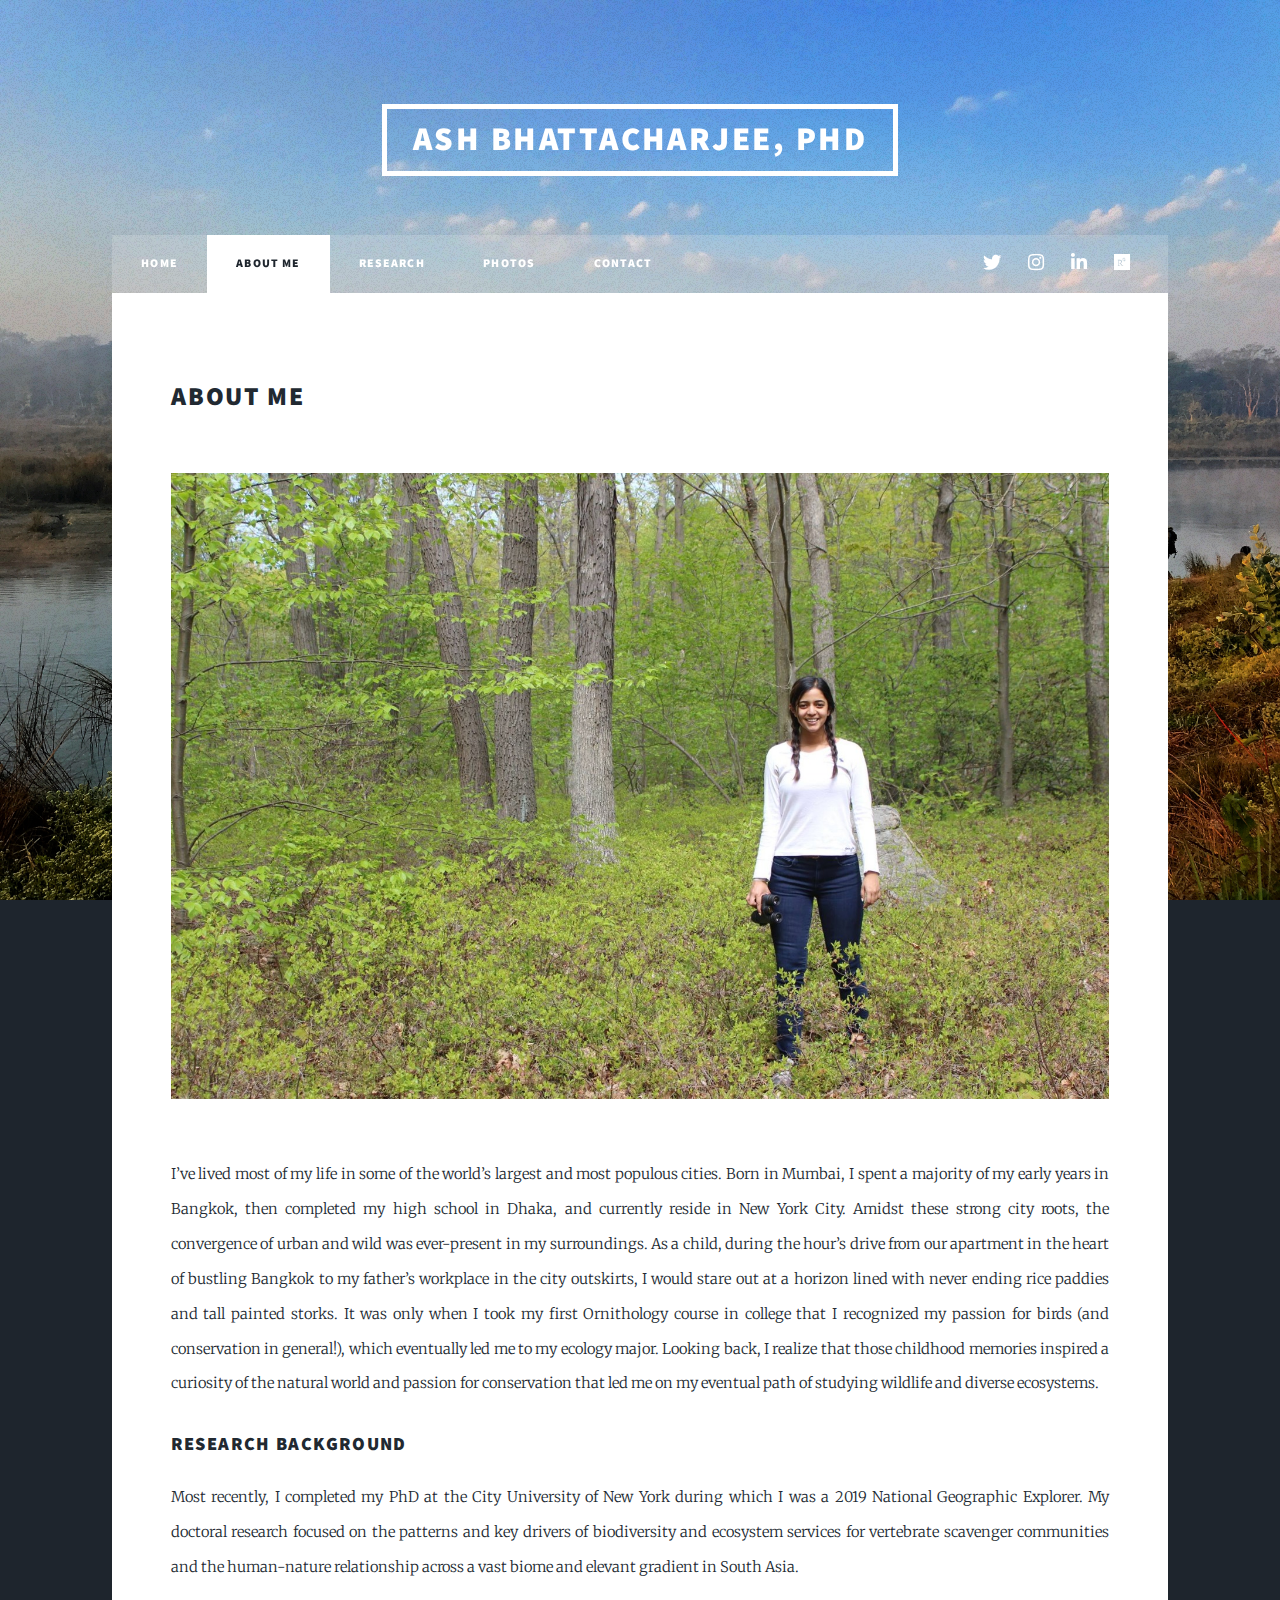
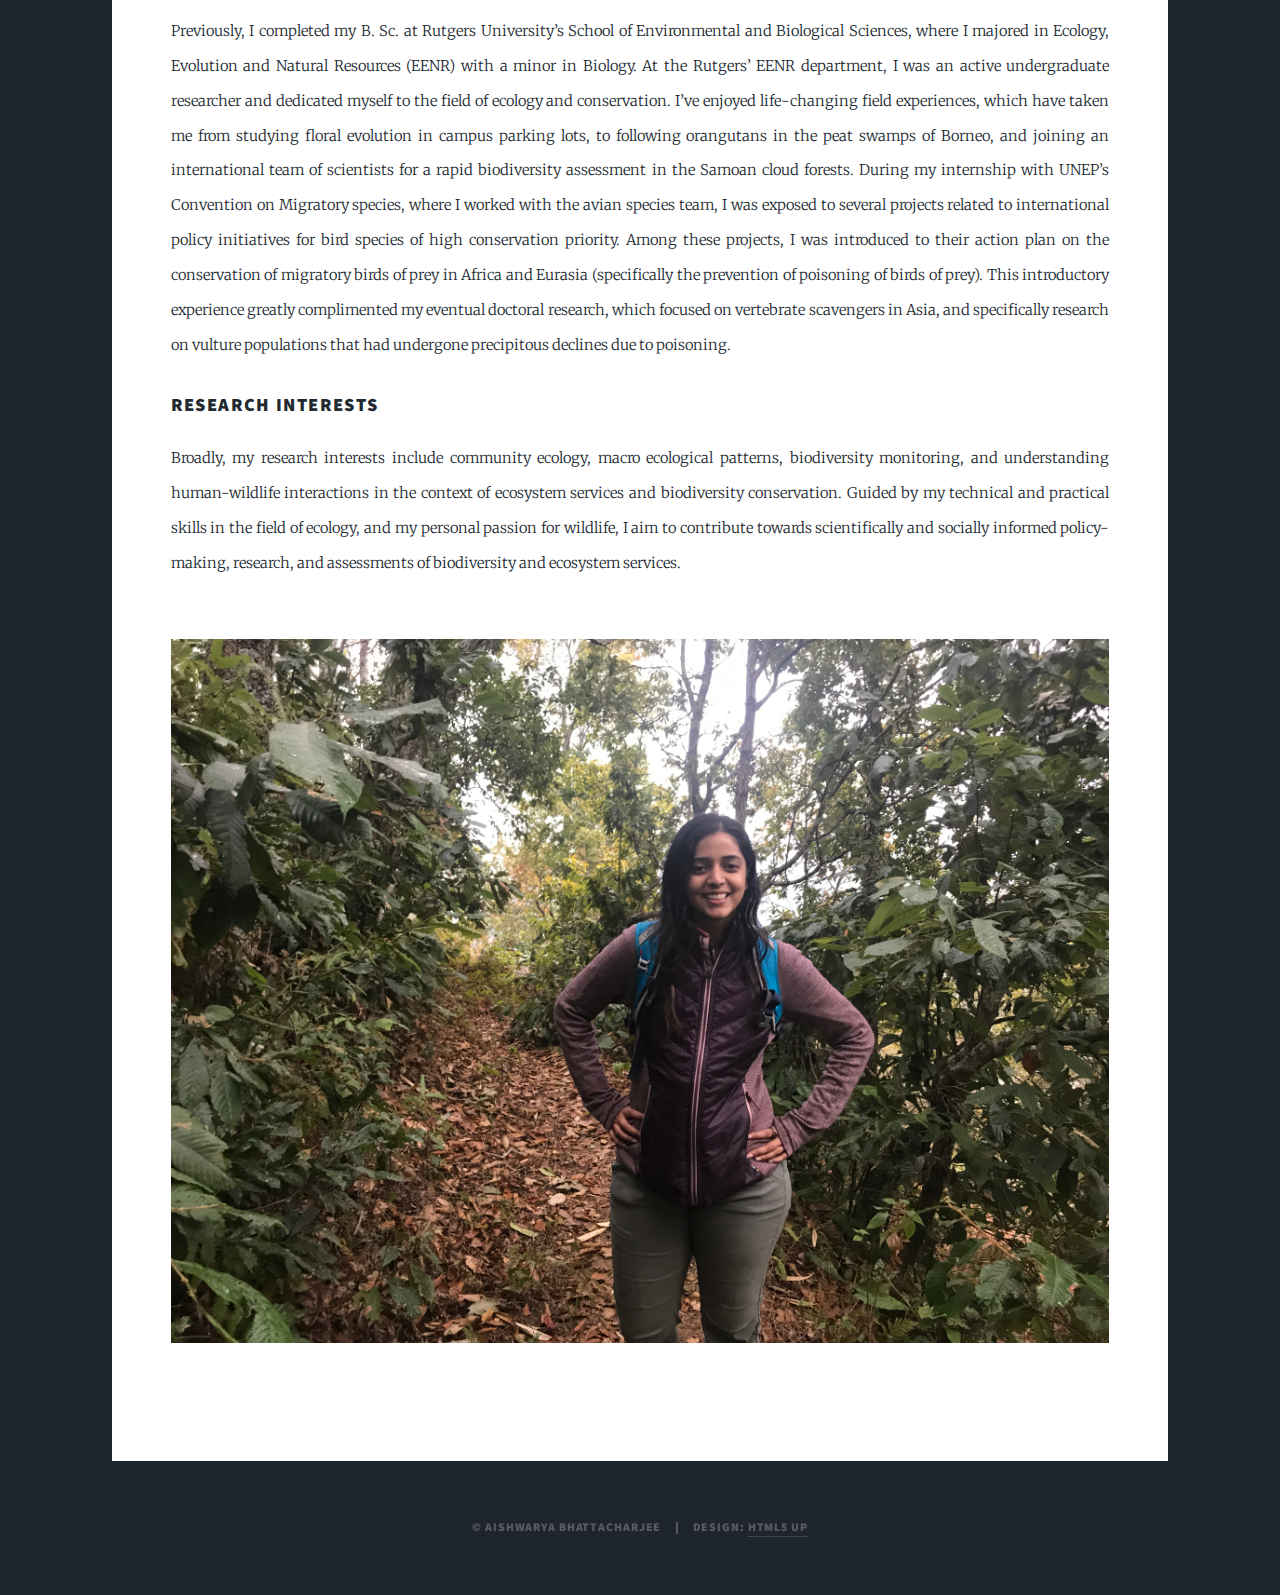
<file: about.html>
<!DOCTYPE HTML>
<!--
	Massively by HTML5 UP
	html5up.net | @ajlkn
	Free for personal and commercial use under the CCA 3.0 license (html5up.net/license)
-->
<html>
	<head>
		<title>Aishwarya Bhattacharjee - About Me</title>
		<meta charset="utf-8" />
		<meta name="viewport" content="width=device-width, initial-scale=1, user-scalable=no" />
		<link rel="stylesheet" href="assets/css/main.css" />
		<noscript><link rel="stylesheet" href="assets/css/noscript.css" /></noscript>
	</head>
	<body class="is-preload">

		<!-- Wrapper -->
			<div id="wrapper">

				<!-- Header -->
					<header id="header">
						<a href="index.html" class="logo">Ash Bhattacharjee, PhD</a>
					</header>

				<!-- Nav -->
					<nav id="nav">
						<ul class="links">
							<li><a href="index.html">Home</a></li>
							<li class="active"><a href="about.html">About Me</a></li>
							<li><a href="research.html">Research</a></li>
							<li><a href="photos.html">Photos</a></li>
							<li><a href="contact.html">Contact</a></li>
						</ul>
						<ul class="icons">
							<li><a href="https://twitter.com/_ashjee" class="icon brands fa-twitter"><span class="label">Twitter</span></a></li>
                                                        <li><a href="https://www.instagram.com/_ashjee/" class="icon brands fa-instagram"><span class="label">Instagram</span></a></li>
						        <li><a href="https://www.linkedin.com/in/ashbhattacharjee/" class="icon brands fa-linkedin-in"><span class="label">LinkedIn</span></a></li>
                                                        <li><a href="https://www.researchgate.net/profile/Aishwarya_Bhattacharjee" class="icon brands fa-researchgate"><span class="label">Research Gate</span></a></li>
						</ul>
					</nav>

				<!-- Main -->
					<div id="main">

						<!-- Post -->
							<section class="post">	
								<h2>About me</h2>
								<div class="image main"><img src="images/ash-brf.jpg" alt="Ash bhattacharjee in Black Rock Forest, New York" /></div>
								<p>I’ve lived most of my life in some of the world’s largest and most populous cities. Born
								  in Mumbai, I spent a majority of my early years in Bangkok, then completed my high
								  school in Dhaka, and currently reside in New York City. Amidst these strong city roots,
								  the convergence of urban and wild was ever-present in my surroundings. As a child,
								  during the hour’s drive from our apartment in the heart of bustling Bangkok to my
								  father’s workplace in the city outskirts, I would stare out at a horizon lined with never
								  ending rice paddies and tall painted storks. It was only when I took my first Ornithology
								  course in college that I recognized my passion for birds (and conservation in general!),
								  which eventually led me to my ecology major. Looking back, I realize that those
								  childhood memories inspired a curiosity of the natural world and passion for conservation
								  that led me on my eventual path of studying wildlife and diverse ecosystems.
								</p>
								<h3>Research Background</h3>
								<p>Most recently, I completed my PhD at the City University of New York during which I was a 
								  2019 National Geographic Explorer. My doctoral research focused on the patterns and key drivers 
								  of biodiversity and ecosystem services for vertebrate scavenger communities and the human-nature 
								  relationship across a vast biome and elevant gradient in South Asia.
								</p>
								<p>Previously, I completed my B. Sc. at Rutgers University’s School of Environmental and
								Biological Sciences, where I majored in Ecology, Evolution and Natural Resources
								(EENR) with a minor in Biology. At the Rutgers’ EENR department, I was an active
								undergraduate researcher and dedicated myself to the field of ecology and conservation.
								I’ve enjoyed life-changing field experiences, which have taken me from studying floral
								evolution in campus parking lots, to following orangutans in the peat swamps of Borneo,
								and joining an international team of scientists for a rapid biodiversity assessment in the
								Samoan cloud forests. During my internship with UNEP’s Convention on Migratory
								species, where I worked with the avian species team, I was exposed to several projects
								related to international policy initiatives for bird species of high conservation
								priority. Among these projects, I was introduced to their action plan on the conservation
								of migratory birds of prey in Africa and Eurasia (specifically the prevention of poisoning
								of birds of prey). This introductory experience greatly complimented my eventual
								doctoral research, which focused on vertebrate scavengers in Asia, and specifically
								research on vulture populations that had undergone precipitous declines due to poisoning.
								</p>
								<h3>Research Interests</h3>
								<p>Broadly, my research interests include community ecology, macro ecological patterns,
								  biodiversity monitoring, and understanding human-wildlife interactions in the context of
								  ecosystem services and biodiversity conservation. Guided by my technical and practical
								  skills in the field of ecology, and my personal passion for wildlife, I aim to contribute
								  towards scientifically and socially informed policy-making, research, and assessments of
								  biodiversity and ecosystem services.
								</p>
								<div class="image main"><img src="images/ash-1.JPG" alt="Ash Aishwarya Bhattacharjee on the trail in Nepal" /></div>
							</section>

					</div>

				<!-- Copyright -->
					<div id="copyright">
						<ul><li>&copy; Aishwarya Bhattacharjee</li><li>Design: <a href="https://html5up.net">HTML5 UP</a></li></ul>
					</div>

			</div>

		<!-- Scripts -->
			<script src="assets/js/jquery.min.js"></script>
			<script src="assets/js/jquery.scrollex.min.js"></script>
			<script src="assets/js/jquery.scrolly.min.js"></script>
			<script src="assets/js/browser.min.js"></script>
			<script src="assets/js/breakpoints.min.js"></script>
			<script src="assets/js/util.js"></script>
			<script src="assets/js/main.js"></script>
	</body>
</html>
</file>
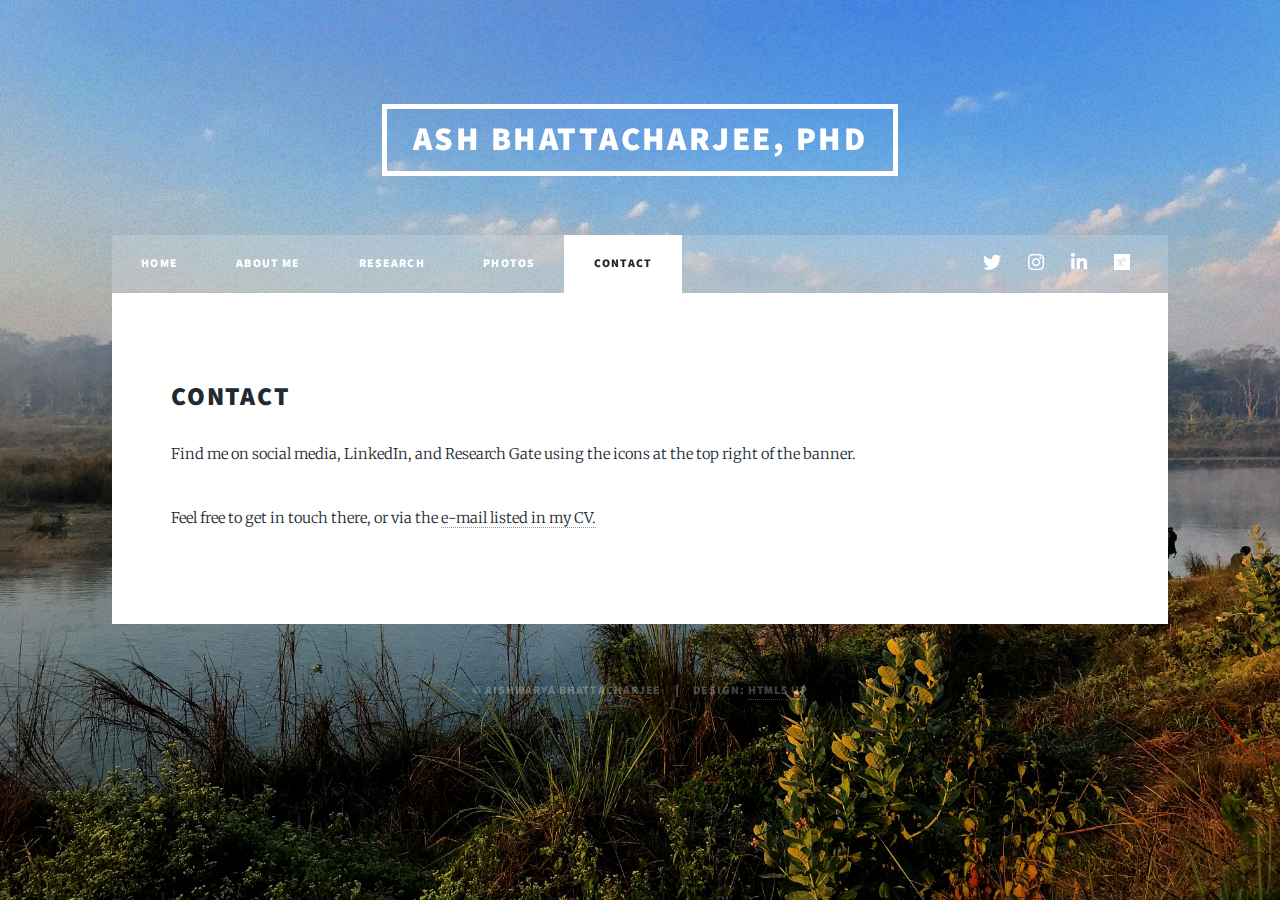
<file: contact.html>
<!DOCTYPE HTML>
<!--
	Massively by HTML5 UP
	html5up.net | @ajlkn
	Free for personal and commercial use under the CCA 3.0 license (html5up.net/license)
-->
<html>
	<head>
		<title>Aishwarya Bhattacharjee - Contact</title>
		<meta charset="utf-8" />
		<meta name="viewport" content="width=device-width, initial-scale=1, user-scalable=no" />
		<link rel="stylesheet" href="assets/css/main.css" />
		<noscript><link rel="stylesheet" href="assets/css/noscript.css" /></noscript>
	</head>
	<body class="is-preload">

		<!-- Wrapper -->
			<div id="wrapper">

				<!-- Header -->
					<header id="header">
						<a href="index.html" class="logo">Ash Bhattacharjee, PhD</a>
					</header>

				<!-- Nav -->
					<nav id="nav">
						<ul class="links">
							<li><a href="index.html">Home</a></li>
							<li><a href="about.html">About Me</a></li>
							<li><a href="research.html">Research</a></li>
							<li><a href="photos.html">Photos</a></li>
							<li class="active"><a href="contact.html">Contact</a></li>
						</ul>
						<ul class="icons">
							<li><a href="https://twitter.com/_ashjee" class="icon brands fa-twitter"><span class="label">Twitter</span></a></li>
                                                        <li><a href="https://www.instagram.com/_ashjee/" class="icon brands fa-instagram"><span class="label">Instagram</span></a></li>
						        <li><a href="https://www.linkedin.com/in/ashbhattacharjee/" class="icon brands fa-linkedin-in"><span class="label">LinkedIn</span></a></li>
                                                        <li><a href="https://www.researchgate.net/profile/Aishwarya_Bhattacharjee" class="icon brands fa-researchgate"><span class="label">Research Gate</span></a></li>
						</ul>
					</nav>

				<!-- Main -->
					<div id="main">

						<!-- Post -->
						<section class="post">
						  <h2>Contact</h2>
						  <p>Find me on social media, LinkedIn, and Research Gate using the icons at the top right of the banner.</p>
						  <p>Feel free to get in touch there, or via the <a href="cv_public.pdf">e-mail listed in my CV.</a></p>
					</div>

				<!-- Copyright -->
					<div id="copyright">
						<ul><li>&copy; Aishwarya Bhattacharjee</li><li>Design: <a href="https://html5up.net">HTML5 UP</a></li></ul>
					</div>

			</div>

		<!-- Scripts -->
			<script src="assets/js/jquery.min.js"></script>
			<script src="assets/js/jquery.scrollex.min.js"></script>
			<script src="assets/js/jquery.scrolly.min.js"></script>
			<script src="assets/js/browser.min.js"></script>
			<script src="assets/js/breakpoints.min.js"></script>
			<script src="assets/js/util.js"></script>
			<script src="assets/js/main.js"></script>

	</body>
</html>
</file>
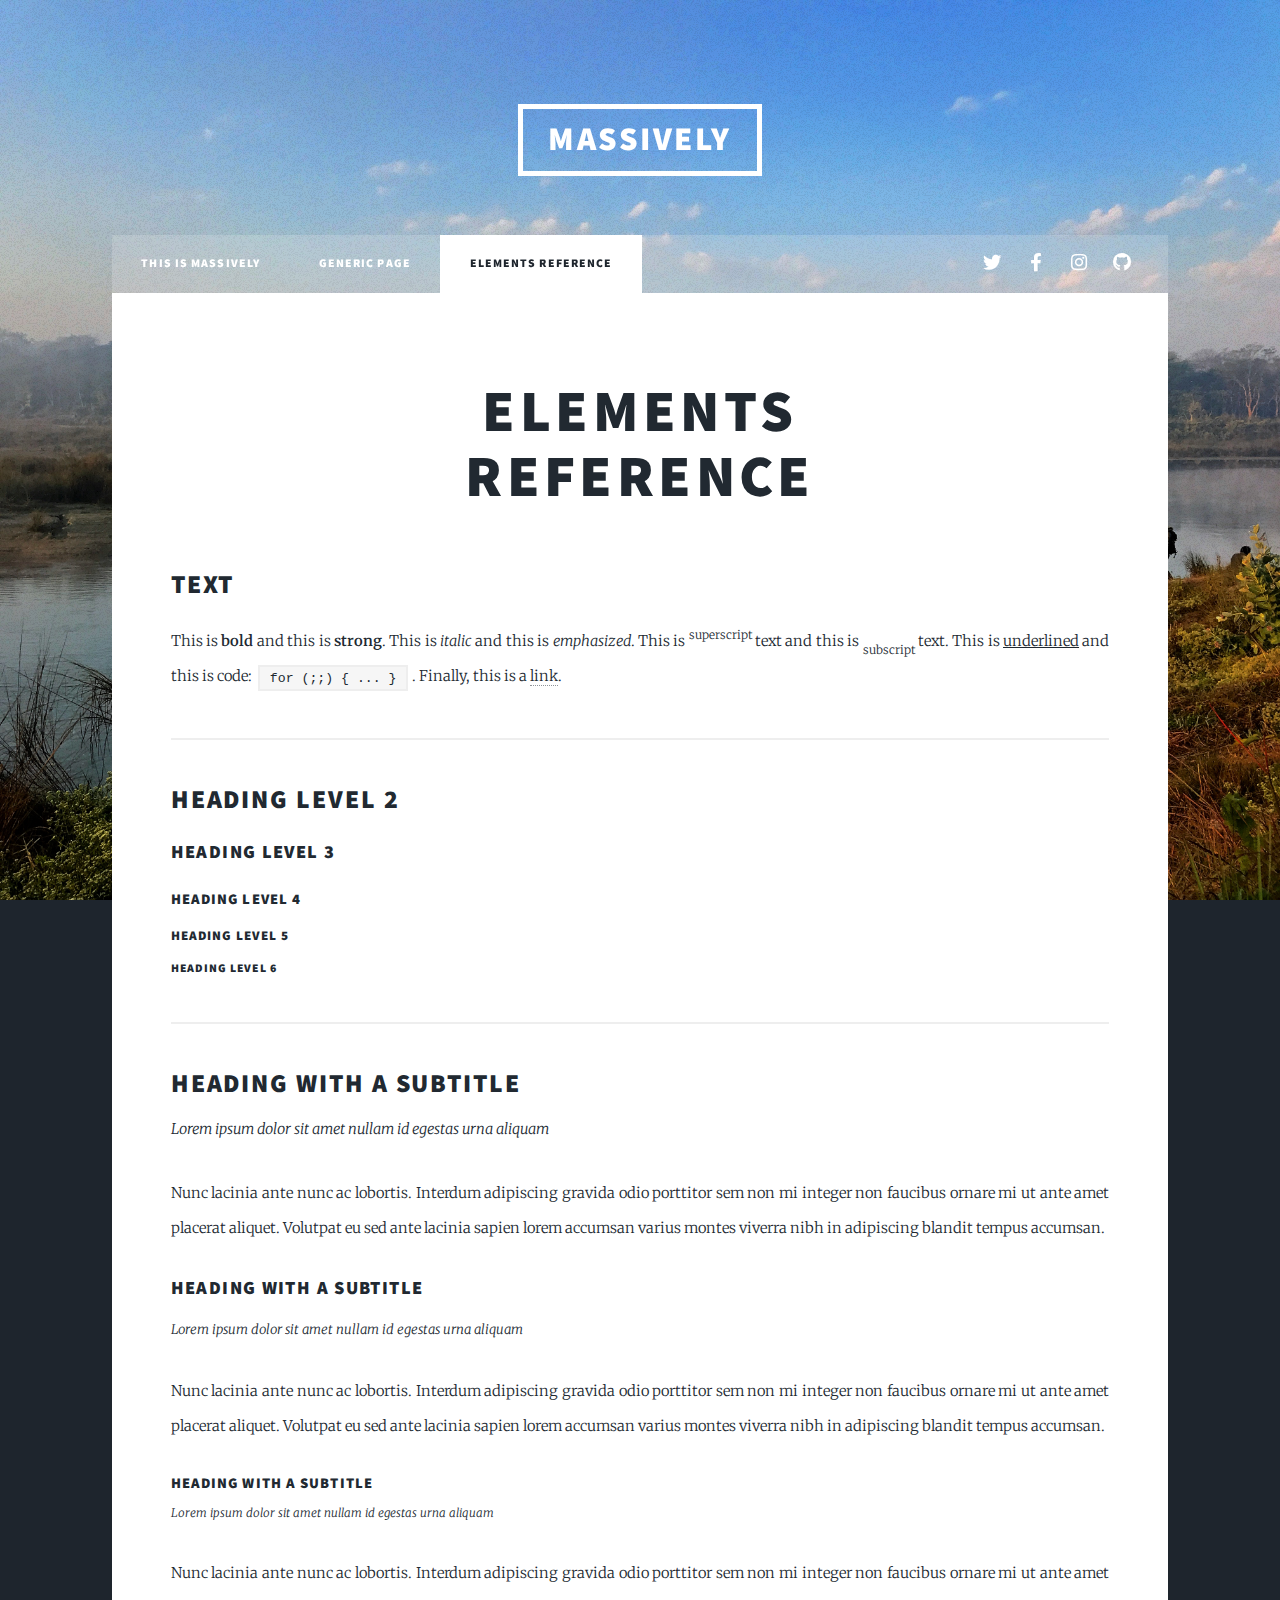
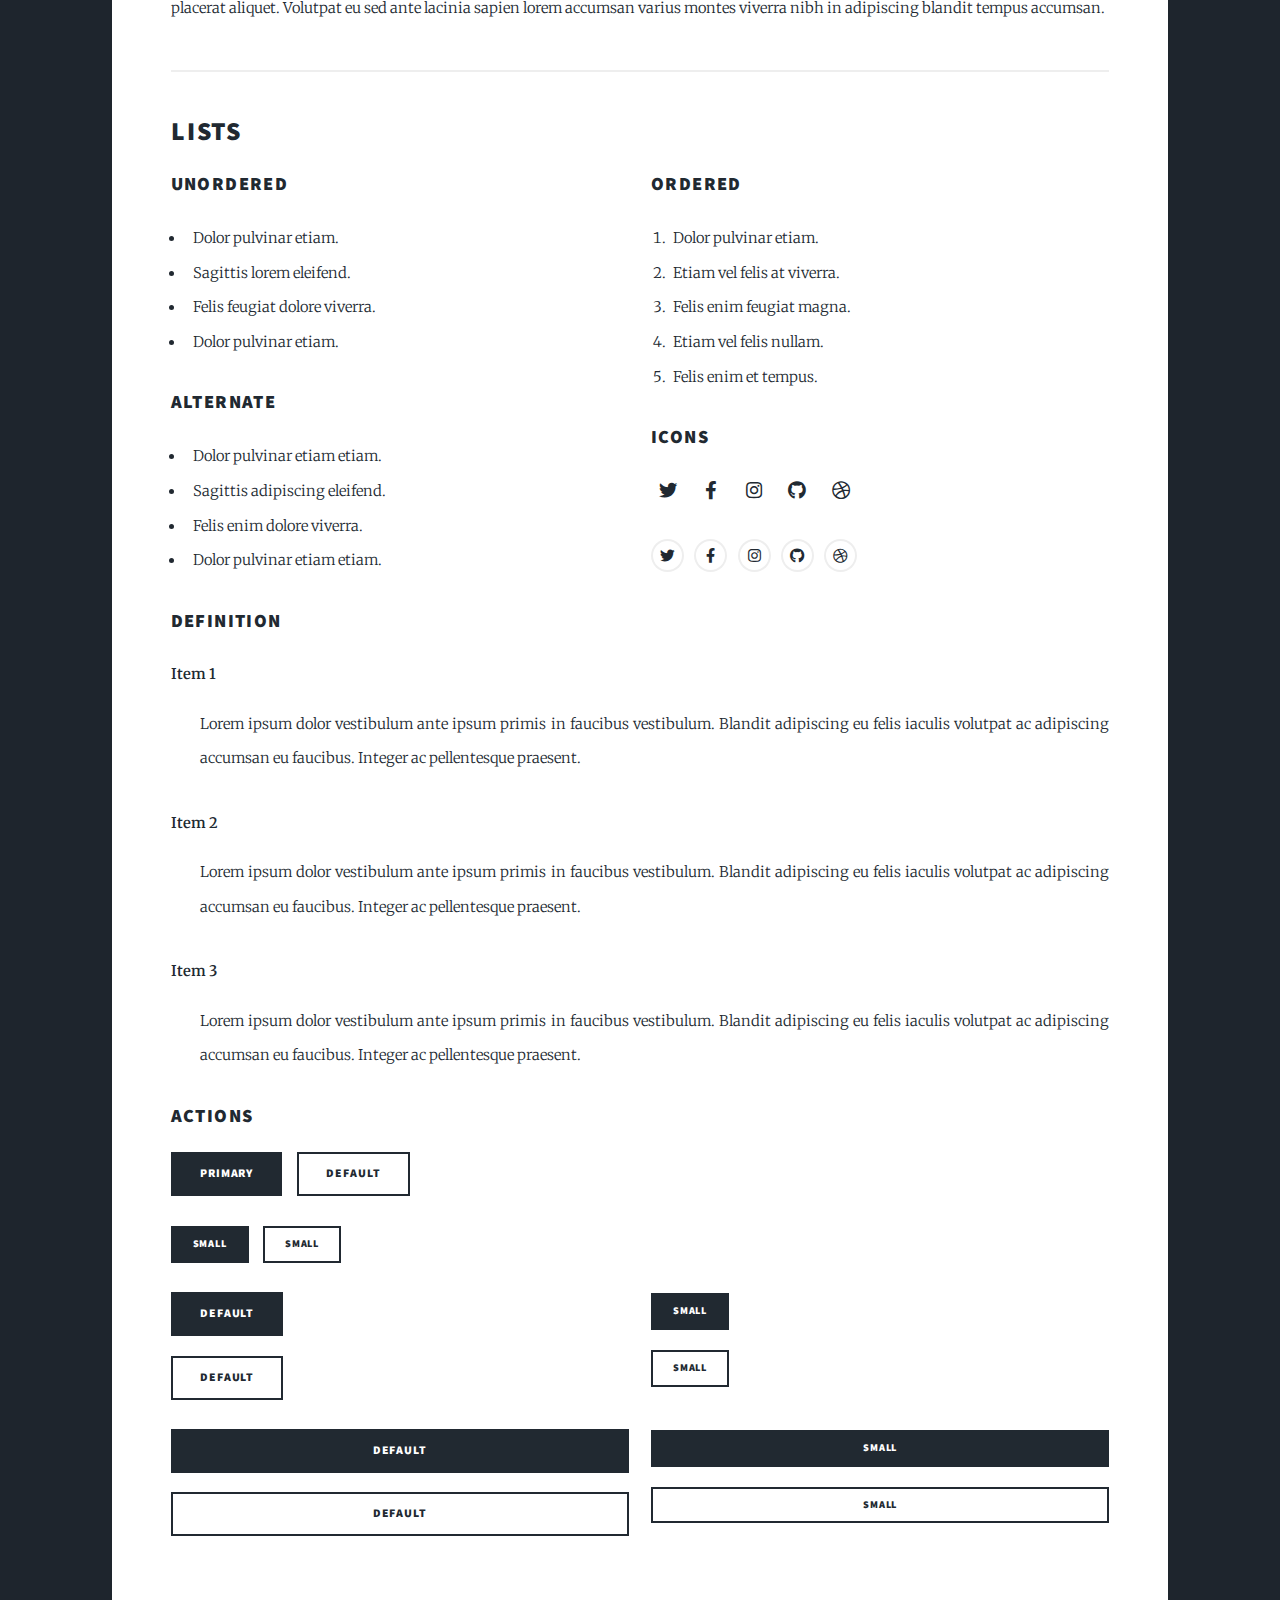
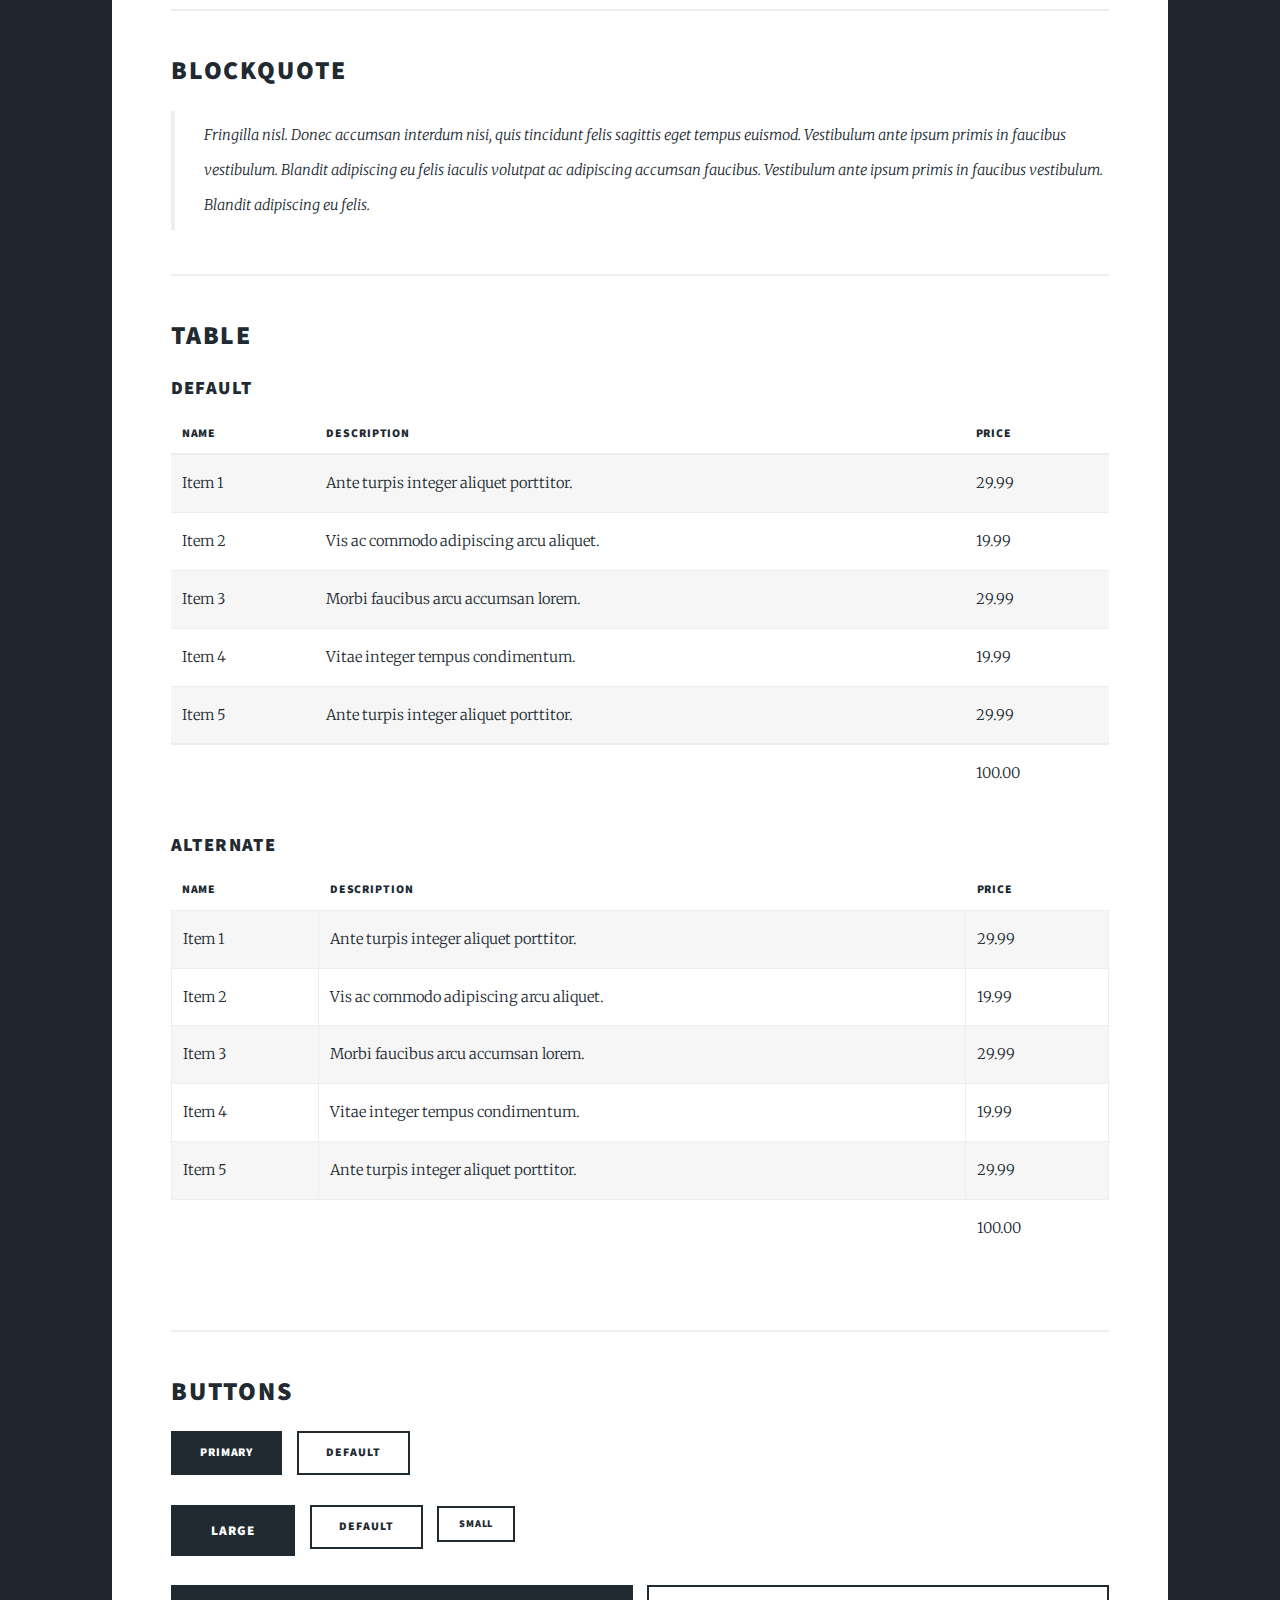
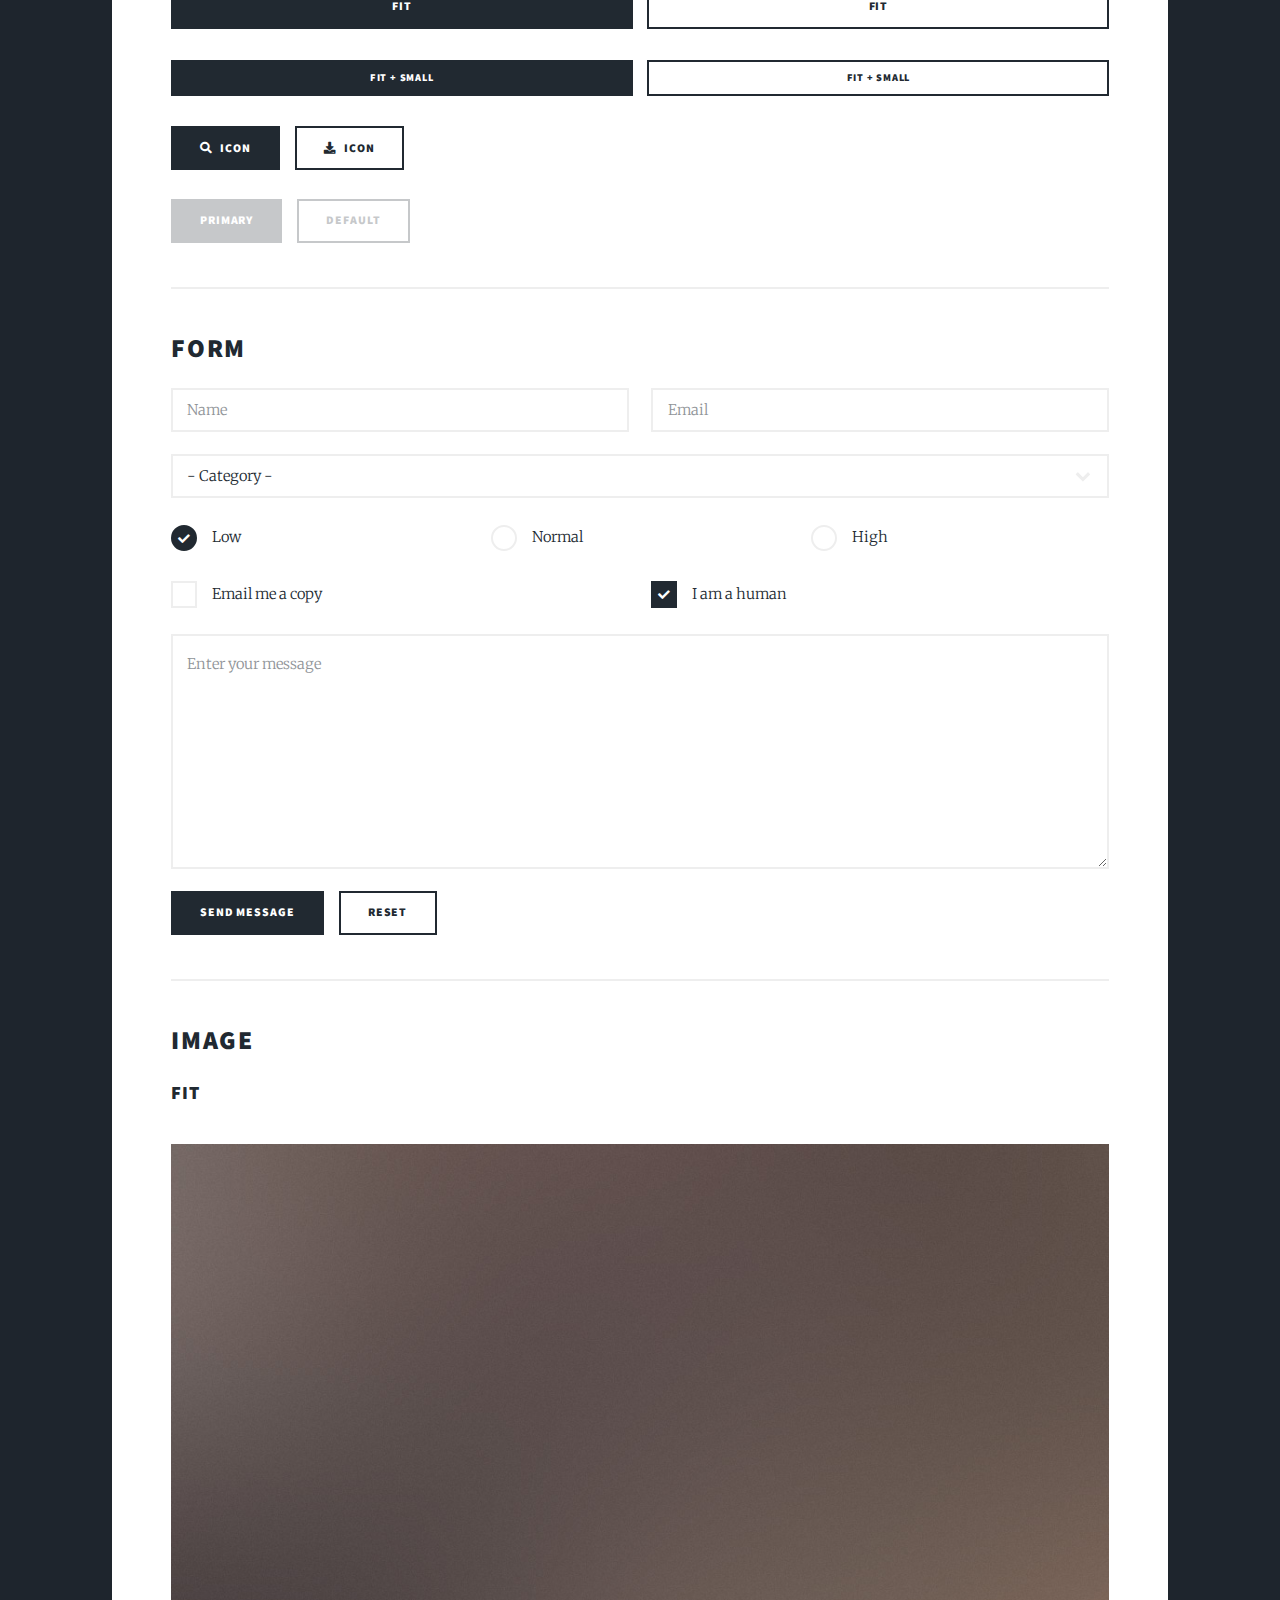
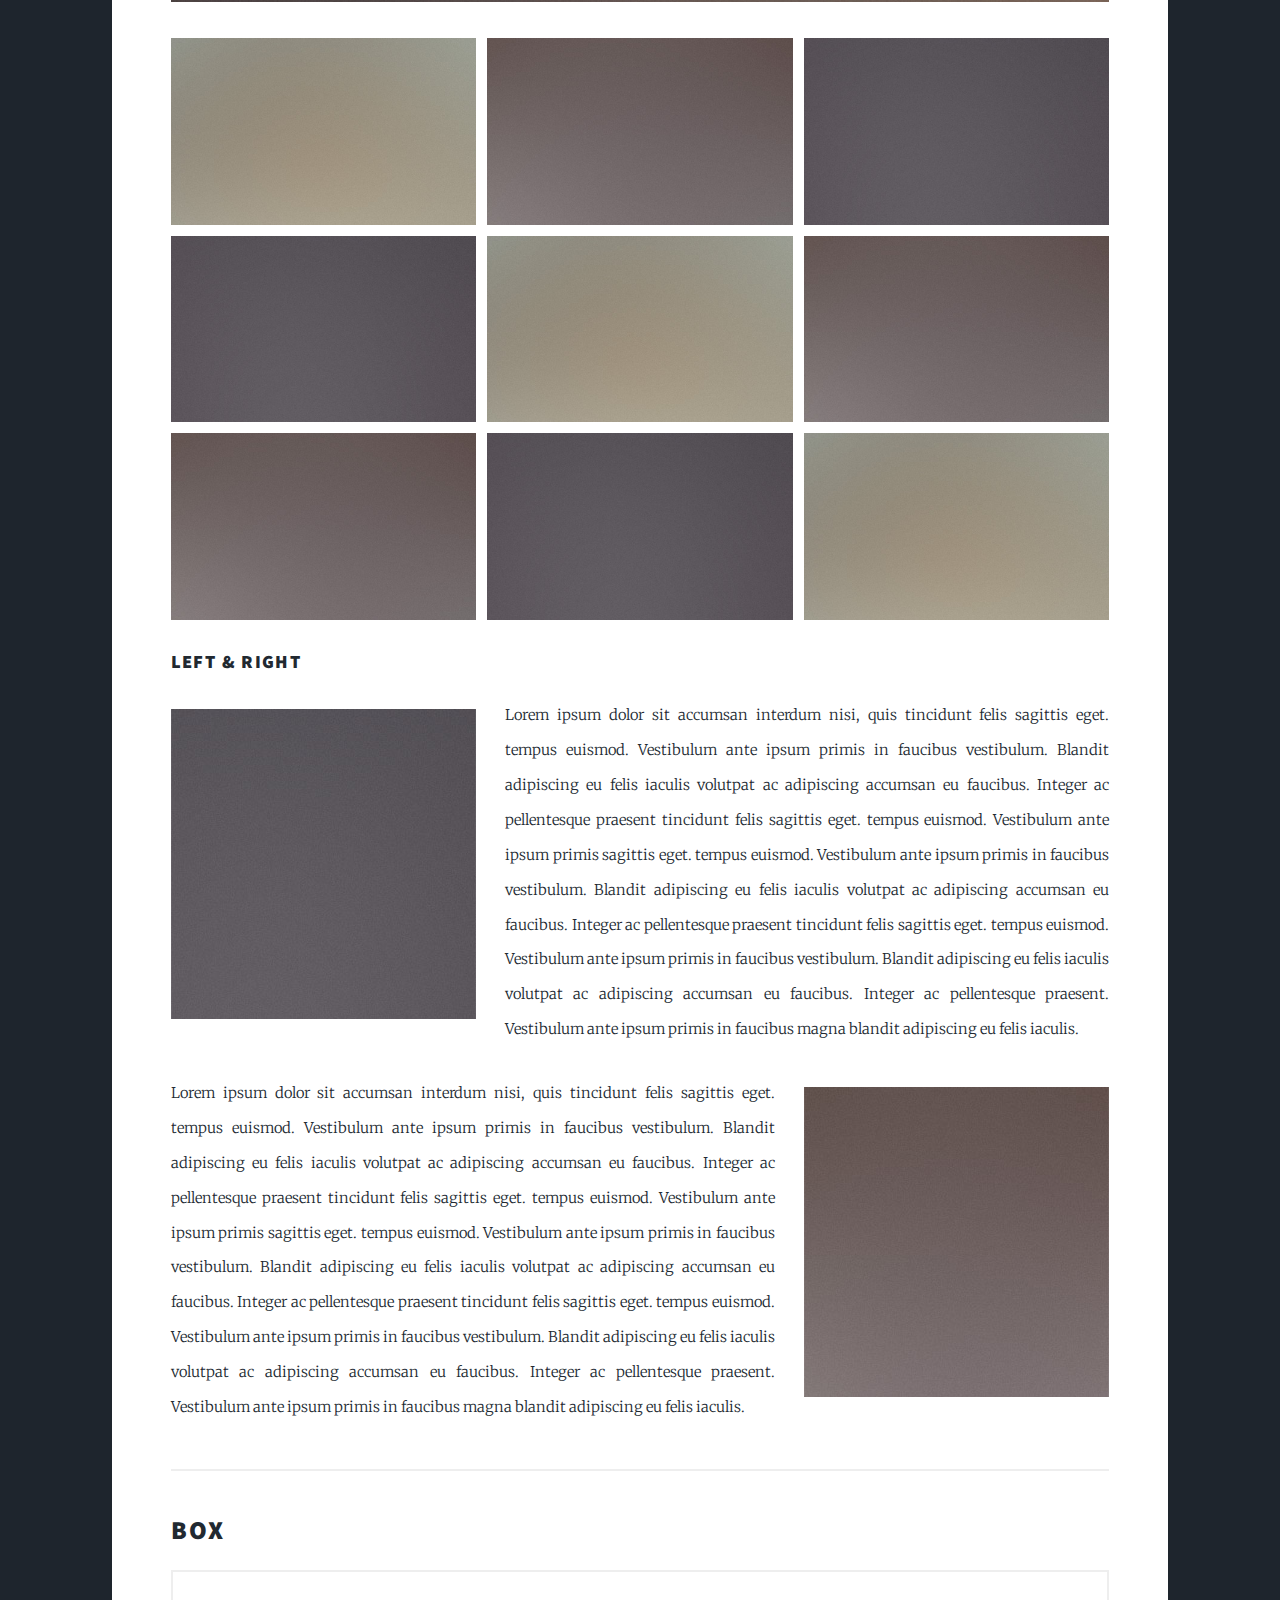
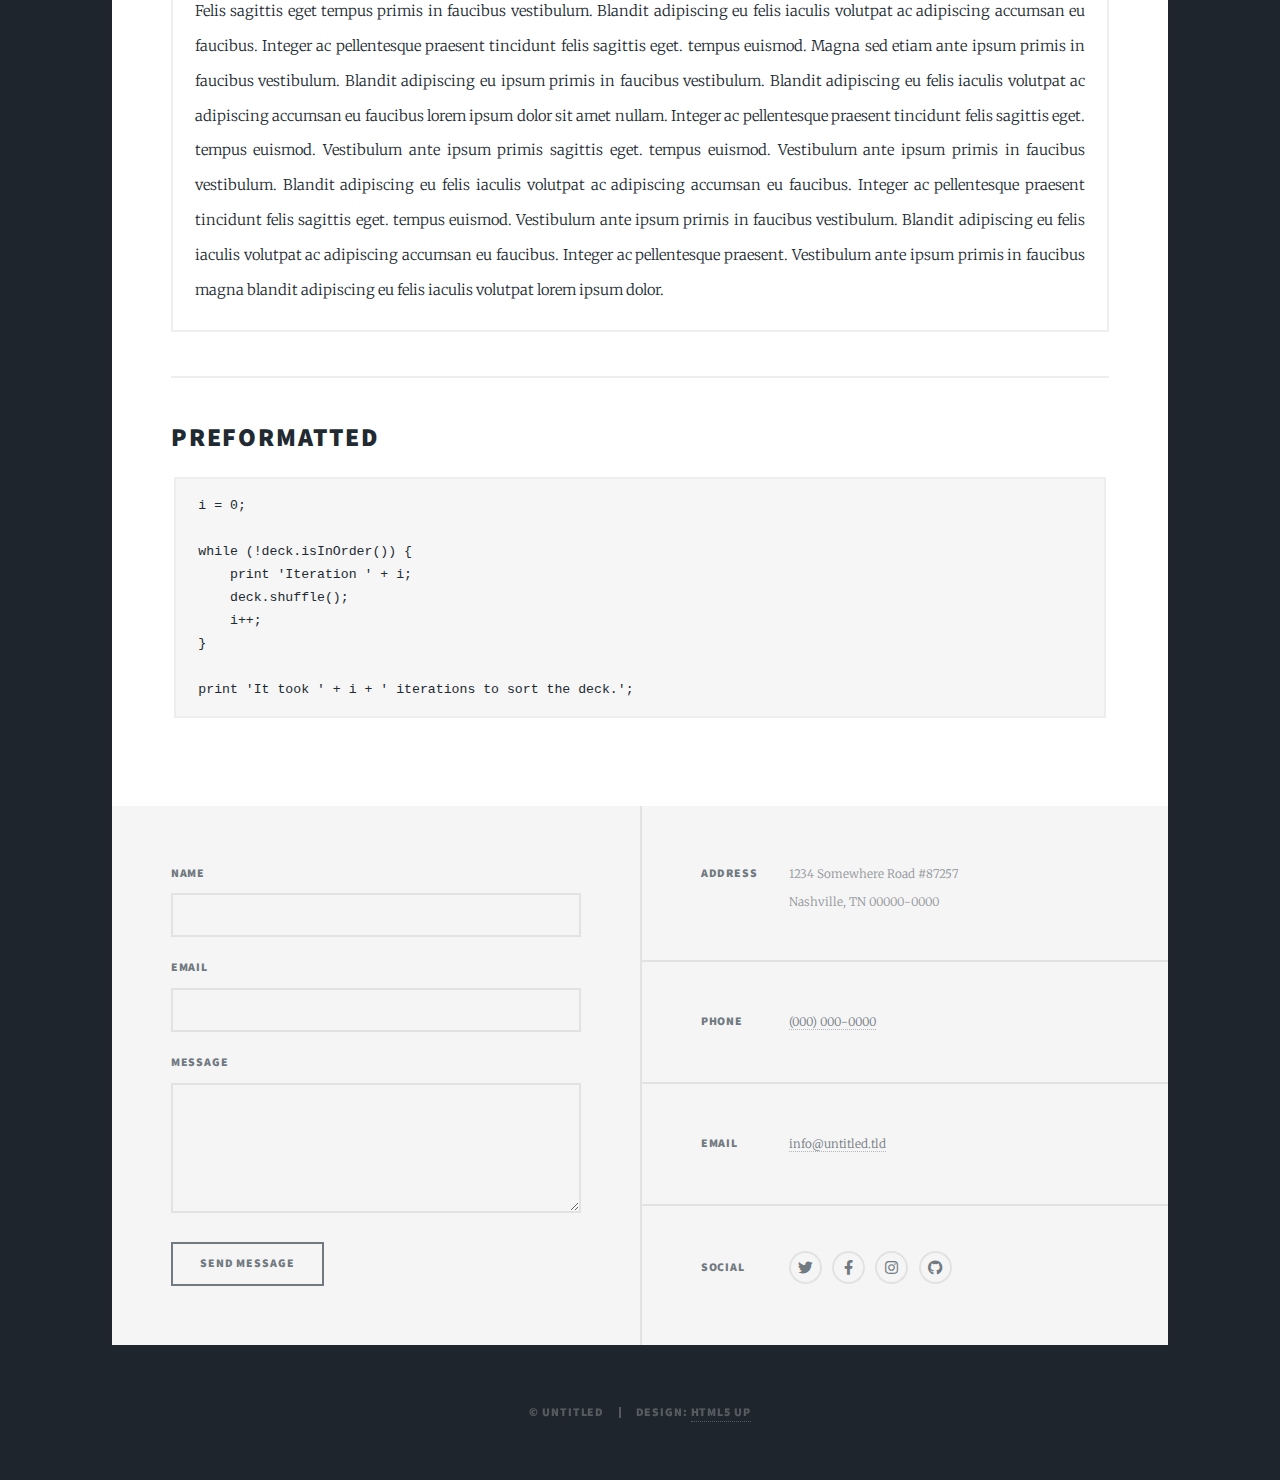
<file: elements.html>
<!DOCTYPE HTML>
<!--
	Massively by HTML5 UP
	html5up.net | @ajlkn
	Free for personal and commercial use under the CCA 3.0 license (html5up.net/license)
-->
<html>
	<head>
		<title>Elements Reference - Massively by HTML5 UP</title>
		<meta charset="utf-8" />
		<meta name="viewport" content="width=device-width, initial-scale=1, user-scalable=no" />
		<link rel="stylesheet" href="assets/css/main.css" />
		<noscript><link rel="stylesheet" href="assets/css/noscript.css" /></noscript>
	</head>
	<body class="is-preload">

		<!-- Wrapper -->
			<div id="wrapper">

				<!-- Header -->
					<header id="header">
						<a href="index.html" class="logo">Massively</a>
					</header>

				<!-- Nav -->
					<nav id="nav">
						<ul class="links">
							<li><a href="index.html">This is Massively</a></li>
							<li><a href="generic.html">Generic Page</a></li>
							<li class="active"><a href="elements.html">Elements Reference</a></li>
						</ul>
						<ul class="icons">
							<li><a href="#" class="icon brands fa-twitter"><span class="label">Twitter</span></a></li>
							<li><a href="#" class="icon brands fa-facebook-f"><span class="label">Facebook</span></a></li>
							<li><a href="#" class="icon brands fa-instagram"><span class="label">Instagram</span></a></li>
							<li><a href="#" class="icon brands fa-github"><span class="label">GitHub</span></a></li>
						</ul>
					</nav>

				<!-- Main -->
					<div id="main">

						<!-- Post -->
							<section class="post">
								<header class="major">
									<h1>Elements<br />
									Reference</h1>
								</header>

								<!-- Text stuff -->
									<h2>Text</h2>
									<p>This is <b>bold</b> and this is <strong>strong</strong>. This is <i>italic</i> and this is <em>emphasized</em>.
									This is <sup>superscript</sup> text and this is <sub>subscript</sub> text.
									This is <u>underlined</u> and this is code: <code>for (;;) { ... }</code>.
									Finally, this is a <a href="#">link</a>.</p>
									<hr />
									<h2>Heading Level 2</h2>
									<h3>Heading Level 3</h3>
									<h4>Heading Level 4</h4>
									<h5>Heading Level 5</h5>
									<h6>Heading Level 6</h6>
									<hr />
									<header>
										<h2>Heading with a Subtitle</h2>
										<p>Lorem ipsum dolor sit amet nullam id egestas urna aliquam</p>
									</header>
									<p>Nunc lacinia ante nunc ac lobortis. Interdum adipiscing gravida odio porttitor sem non mi integer non faucibus ornare mi ut ante amet placerat aliquet. Volutpat eu sed ante lacinia sapien lorem accumsan varius montes viverra nibh in adipiscing blandit tempus accumsan.</p>
									<header>
										<h3>Heading with a Subtitle</h3>
										<p>Lorem ipsum dolor sit amet nullam id egestas urna aliquam</p>
									</header>
									<p>Nunc lacinia ante nunc ac lobortis. Interdum adipiscing gravida odio porttitor sem non mi integer non faucibus ornare mi ut ante amet placerat aliquet. Volutpat eu sed ante lacinia sapien lorem accumsan varius montes viverra nibh in adipiscing blandit tempus accumsan.</p>
									<header>
										<h4>Heading with a Subtitle</h4>
										<p>Lorem ipsum dolor sit amet nullam id egestas urna aliquam</p>
									</header>
									<p>Nunc lacinia ante nunc ac lobortis. Interdum adipiscing gravida odio porttitor sem non mi integer non faucibus ornare mi ut ante amet placerat aliquet. Volutpat eu sed ante lacinia sapien lorem accumsan varius montes viverra nibh in adipiscing blandit tempus accumsan.</p>

									<hr />

								<!-- Lists -->
									<h2>Lists</h2>
									<div class="row">
										<div class="col-6 col-12-small">

											<h3>Unordered</h3>
											<ul>
												<li>Dolor pulvinar etiam.</li>
												<li>Sagittis lorem eleifend.</li>
												<li>Felis feugiat dolore viverra.</li>
												<li>Dolor pulvinar etiam.</li>
											</ul>

											<h3>Alternate</h3>
											<ul class="alt">
												<li>Dolor pulvinar etiam etiam.</li>
												<li>Sagittis adipiscing eleifend.</li>
												<li>Felis enim dolore viverra.</li>
												<li>Dolor pulvinar etiam etiam.</li>
											</ul>

										</div>
										<div class="col-6 col-12-small">

											<h3>Ordered</h3>
											<ol>
												<li>Dolor pulvinar etiam.</li>
												<li>Etiam vel felis at viverra.</li>
												<li>Felis enim feugiat magna.</li>
												<li>Etiam vel felis nullam.</li>
												<li>Felis enim et tempus.</li>
											</ol>

											<h3>Icons</h3>
											<ul class="icons">
												<li><a href="#" class="icon brands fa-twitter"><span class="label">Twitter</span></a></li>
												<li><a href="#" class="icon brands fa-facebook-f"><span class="label">Facebook</span></a></li>
												<li><a href="#" class="icon brands fa-instagram"><span class="label">Instagram</span></a></li>
												<li><a href="#" class="icon brands fa-github"><span class="label">Github</span></a></li>
												<li><a href="#" class="icon brands fa-dribbble"><span class="label">Dribbble</span></a></li>
											</ul>
											<ul class="icons alt">
												<li><a href="#" class="icon brands alt fa-twitter"><span class="label">Twitter</span></a></li>
												<li><a href="#" class="icon brands alt fa-facebook-f"><span class="label">Facebook</span></a></li>
												<li><a href="#" class="icon brands alt fa-instagram"><span class="label">Instagram</span></a></li>
												<li><a href="#" class="icon brands alt fa-github"><span class="label">Github</span></a></li>
												<li><a href="#" class="icon brands alt fa-dribbble"><span class="label">Dribbble</span></a></li>
											</ul>

										</div>
									</div>
									<h3>Definition</h3>
									<dl>
										<dt>Item 1</dt>
										<dd>
											<p>Lorem ipsum dolor vestibulum ante ipsum primis in faucibus vestibulum. Blandit adipiscing eu felis iaculis volutpat ac adipiscing accumsan eu faucibus. Integer ac pellentesque praesent.</p>
										</dd>
										<dt>Item 2</dt>
										<dd>
											<p>Lorem ipsum dolor vestibulum ante ipsum primis in faucibus vestibulum. Blandit adipiscing eu felis iaculis volutpat ac adipiscing accumsan eu faucibus. Integer ac pellentesque praesent.</p>
										</dd>
										<dt>Item 3</dt>
										<dd>
											<p>Lorem ipsum dolor vestibulum ante ipsum primis in faucibus vestibulum. Blandit adipiscing eu felis iaculis volutpat ac adipiscing accumsan eu faucibus. Integer ac pellentesque praesent.</p>
										</dd>
									</dl>

									<h3>Actions</h3>
									<ul class="actions">
										<li><a href="#" class="button primary">Primary</a></li>
										<li><a href="#" class="button">Default</a></li>
									</ul>
									<ul class="actions small">
										<li><a href="#" class="button primary small">Small</a></li>
										<li><a href="#" class="button small">Small</a></li>
									</ul>
									<div class="row">
										<div class="col-6 col-12-small">
											<ul class="actions stacked">
												<li><a href="#" class="button primary">Default</a></li>
												<li><a href="#" class="button">Default</a></li>
											</ul>
										</div>
										<div class="col-6 col-12-small">
											<ul class="actions stacked">
												<li><a href="#" class="button primary small">Small</a></li>
												<li><a href="#" class="button small">Small</a></li>
											</ul>
										</div>
									</div>
									<div class="row">
										<div class="col-6 col-12-small">
											<ul class="actions stacked">
												<li><a href="#" class="button primary fit">Default</a></li>
												<li><a href="#" class="button fit">Default</a></li>
											</ul>
										</div>
										<div class="col-6 col-12-small">
											<ul class="actions stacked">
												<li><a href="#" class="button primary small fit">Small</a></li>
												<li><a href="#" class="button small fit">Small</a></li>
											</ul>
										</div>
									</div>

									<hr />

								<!-- Blockquote -->
									<h2>Blockquote</h2>
									<blockquote>Fringilla nisl. Donec accumsan interdum nisi, quis tincidunt felis sagittis eget tempus euismod. Vestibulum ante ipsum primis in faucibus vestibulum. Blandit adipiscing eu felis iaculis volutpat ac adipiscing accumsan faucibus. Vestibulum ante ipsum primis in faucibus vestibulum. Blandit adipiscing eu felis.</blockquote>

									<hr />

								<!-- Table -->
									<h2>Table</h2>

									<h3>Default</h3>
									<div class="table-wrapper">
										<table>
											<thead>
												<tr>
													<th>Name</th>
													<th>Description</th>
													<th>Price</th>
												</tr>
											</thead>
											<tbody>
												<tr>
													<td>Item 1</td>
													<td>Ante turpis integer aliquet porttitor.</td>
													<td>29.99</td>
												</tr>
												<tr>
													<td>Item 2</td>
													<td>Vis ac commodo adipiscing arcu aliquet.</td>
													<td>19.99</td>
												</tr>
												<tr>
													<td>Item 3</td>
													<td> Morbi faucibus arcu accumsan lorem.</td>
													<td>29.99</td>
												</tr>
												<tr>
													<td>Item 4</td>
													<td>Vitae integer tempus condimentum.</td>
													<td>19.99</td>
												</tr>
												<tr>
													<td>Item 5</td>
													<td>Ante turpis integer aliquet porttitor.</td>
													<td>29.99</td>
												</tr>
											</tbody>
											<tfoot>
												<tr>
													<td colspan="2"></td>
													<td>100.00</td>
												</tr>
											</tfoot>
										</table>
									</div>

									<h3>Alternate</h3>
									<div class="table-wrapper">
										<table class="alt">
											<thead>
												<tr>
													<th>Name</th>
													<th>Description</th>
													<th>Price</th>
												</tr>
											</thead>
											<tbody>
												<tr>
													<td>Item 1</td>
													<td>Ante turpis integer aliquet porttitor.</td>
													<td>29.99</td>
												</tr>
												<tr>
													<td>Item 2</td>
													<td>Vis ac commodo adipiscing arcu aliquet.</td>
													<td>19.99</td>
												</tr>
												<tr>
													<td>Item 3</td>
													<td> Morbi faucibus arcu accumsan lorem.</td>
													<td>29.99</td>
												</tr>
												<tr>
													<td>Item 4</td>
													<td>Vitae integer tempus condimentum.</td>
													<td>19.99</td>
												</tr>
												<tr>
													<td>Item 5</td>
													<td>Ante turpis integer aliquet porttitor.</td>
													<td>29.99</td>
												</tr>
											</tbody>
											<tfoot>
												<tr>
													<td colspan="2"></td>
													<td>100.00</td>
												</tr>
											</tfoot>
										</table>
									</div>

									<hr />

								<!-- Buttons -->
									<h2>Buttons</h2>
									<ul class="actions">
										<li><a href="#" class="button primary">Primary</a></li>
										<li><a href="#" class="button">Default</a></li>
									</ul>
									<ul class="actions">
										<li><a href="#" class="button primary large">Large</a></li>
										<li><a href="#" class="button">Default</a></li>
										<li><a href="#" class="button small">Small</a></li>
									</ul>
									<ul class="actions fit">
										<li><a href="#" class="button primary fit">Fit</a></li>
										<li><a href="#" class="button fit">Fit</a></li>
									</ul>
									<ul class="actions fit small">
										<li><a href="#" class="button primary fit small">Fit + Small</a></li>
										<li><a href="#" class="button fit small">Fit + Small</a></li>
									</ul>
									<ul class="actions">
										<li><a href="#" class="button primary icon solid fa-search">Icon</a></li>
										<li><a href="#" class="button icon solid fa-download">Icon</a></li>
									</ul>
									<ul class="actions">
										<li><span class="button primary disabled">Primary</span></li>
										<li><span class="button disabled">Default</span></li>
									</ul>

									<hr />

								<!-- Form -->
									<h2>Form</h2>

									<form method="post" action="#">
										<div class="row gtr-uniform">
											<div class="col-6 col-12-xsmall">
												<input type="text" name="demo-name" id="demo-name" value="" placeholder="Name" />
											</div>
											<div class="col-6 col-12-xsmall">
												<input type="email" name="demo-email" id="demo-email" value="" placeholder="Email" />
											</div>
											<!-- Break -->
											<div class="col-12">
												<select name="demo-category" id="demo-category">
													<option value="">- Category -</option>
													<option value="1">Manufacturing</option>
													<option value="1">Shipping</option>
													<option value="1">Administration</option>
													<option value="1">Human Resources</option>
												</select>
											</div>
											<!-- Break -->
											<div class="col-4 col-12-small">
												<input type="radio" id="demo-priority-low" name="demo-priority" checked>
												<label for="demo-priority-low">Low</label>
											</div>
											<div class="col-4 col-12-small">
												<input type="radio" id="demo-priority-normal" name="demo-priority">
												<label for="demo-priority-normal">Normal</label>
											</div>
											<div class="col-4 col-12-small">
												<input type="radio" id="demo-priority-high" name="demo-priority">
												<label for="demo-priority-high">High</label>
											</div>
											<!-- Break -->
											<div class="col-6 col-12-small">
												<input type="checkbox" id="demo-copy" name="demo-copy">
												<label for="demo-copy">Email me a copy</label>
											</div>
											<div class="col-6 col-12-small">
												<input type="checkbox" id="demo-human" name="demo-human" checked>
												<label for="demo-human">I am a human</label>
											</div>
											<!-- Break -->
											<div class="col-12">
												<textarea name="demo-message" id="demo-message" placeholder="Enter your message" rows="6"></textarea>
											</div>
											<!-- Break -->
											<div class="col-12">
												<ul class="actions">
													<li><input type="submit" value="Send Message" class="primary" /></li>
													<li><input type="reset" value="Reset" /></li>
												</ul>
											</div>
										</div>
									</form>

									<hr />

								<!-- Image -->
									<h2>Image</h2>

									<h3>Fit</h3>
									<span class="image fit"><img src="images/pic01.jpg" alt="" /></span>
									<div class="box alt">
										<div class="row gtr-50 gtr-uniform">
											<div class="col-4"><span class="image fit"><img src="images/pic02.jpg" alt="" /></span></div>
											<div class="col-4"><span class="image fit"><img src="images/pic03.jpg" alt="" /></span></div>
											<div class="col-4"><span class="image fit"><img src="images/pic04.jpg" alt="" /></span></div>
											<!-- Break -->
											<div class="col-4"><span class="image fit"><img src="images/pic04.jpg" alt="" /></span></div>
											<div class="col-4"><span class="image fit"><img src="images/pic02.jpg" alt="" /></span></div>
											<div class="col-4"><span class="image fit"><img src="images/pic03.jpg" alt="" /></span></div>
											<!-- Break -->
											<div class="col-4"><span class="image fit"><img src="images/pic03.jpg" alt="" /></span></div>
											<div class="col-4"><span class="image fit"><img src="images/pic04.jpg" alt="" /></span></div>
											<div class="col-4"><span class="image fit"><img src="images/pic02.jpg" alt="" /></span></div>
										</div>
									</div>

									<h3>Left &amp; Right</h3>
									<p><span class="image left"><img src="images/pic08.jpg" alt="" /></span>Lorem ipsum dolor sit accumsan interdum nisi, quis tincidunt felis sagittis eget. tempus euismod. Vestibulum ante ipsum primis in faucibus vestibulum. Blandit adipiscing eu felis iaculis volutpat ac adipiscing accumsan eu faucibus. Integer ac pellentesque praesent tincidunt felis sagittis eget. tempus euismod. Vestibulum ante ipsum primis sagittis eget. tempus euismod. Vestibulum ante ipsum primis in faucibus vestibulum. Blandit adipiscing eu felis iaculis volutpat ac adipiscing accumsan eu faucibus. Integer ac pellentesque praesent tincidunt felis sagittis eget. tempus euismod. Vestibulum ante ipsum primis in faucibus vestibulum. Blandit adipiscing eu felis iaculis volutpat ac adipiscing accumsan eu faucibus. Integer ac pellentesque praesent. Vestibulum ante ipsum primis in faucibus magna blandit adipiscing eu felis iaculis.</p>
									<p><span class="image right"><img src="images/pic09.jpg" alt="" /></span>Lorem ipsum dolor sit accumsan interdum nisi, quis tincidunt felis sagittis eget. tempus euismod. Vestibulum ante ipsum primis in faucibus vestibulum. Blandit adipiscing eu felis iaculis volutpat ac adipiscing accumsan eu faucibus. Integer ac pellentesque praesent tincidunt felis sagittis eget. tempus euismod. Vestibulum ante ipsum primis sagittis eget. tempus euismod. Vestibulum ante ipsum primis in faucibus vestibulum. Blandit adipiscing eu felis iaculis volutpat ac adipiscing accumsan eu faucibus. Integer ac pellentesque praesent tincidunt felis sagittis eget. tempus euismod. Vestibulum ante ipsum primis in faucibus vestibulum. Blandit adipiscing eu felis iaculis volutpat ac adipiscing accumsan eu faucibus. Integer ac pellentesque praesent. Vestibulum ante ipsum primis in faucibus magna blandit adipiscing eu felis iaculis.</p>

									<hr />

								<!-- Box -->
									<h2>Box</h2>
									<div class="box">
										<p>Felis sagittis eget tempus primis in faucibus vestibulum. Blandit adipiscing eu felis iaculis volutpat ac adipiscing accumsan eu faucibus. Integer ac pellentesque praesent tincidunt felis sagittis eget. tempus euismod. Magna sed etiam ante ipsum primis in faucibus vestibulum. Blandit adipiscing eu ipsum primis in faucibus vestibulum. Blandit adipiscing eu felis iaculis volutpat ac adipiscing accumsan eu faucibus lorem ipsum dolor sit amet nullam. Integer ac pellentesque praesent tincidunt felis sagittis eget. tempus euismod. Vestibulum ante ipsum primis sagittis eget. tempus euismod. Vestibulum ante ipsum primis in faucibus vestibulum. Blandit adipiscing eu felis iaculis volutpat ac adipiscing accumsan eu faucibus. Integer ac pellentesque praesent tincidunt felis sagittis eget. tempus euismod. Vestibulum ante ipsum primis in faucibus vestibulum. Blandit adipiscing eu felis iaculis volutpat ac adipiscing accumsan eu faucibus. Integer ac pellentesque praesent. Vestibulum ante ipsum primis in faucibus magna blandit adipiscing eu felis iaculis volutpat lorem ipsum dolor.</p>
									</div>

									<hr />

								<!-- Preformatted Code -->
									<h2>Preformatted</h2>
									<pre><code>i = 0;

while (!deck.isInOrder()) {
    print 'Iteration ' + i;
    deck.shuffle();
    i++;
}

print 'It took ' + i + ' iterations to sort the deck.';
</code></pre>

							</section>

					</div>

				<!-- Footer -->
					<footer id="footer">
						<section>
							<form method="post" action="#">
								<div class="fields">
									<div class="field">
										<label for="name">Name</label>
										<input type="text" name="name" id="name" />
									</div>
									<div class="field">
										<label for="email">Email</label>
										<input type="text" name="email" id="email" />
									</div>
									<div class="field">
										<label for="message">Message</label>
										<textarea name="message" id="message" rows="3"></textarea>
									</div>
								</div>
								<ul class="actions">
									<li><input type="submit" value="Send Message" /></li>
								</ul>
							</form>
						</section>
						<section class="split contact">
							<section class="alt">
								<h3>Address</h3>
								<p>1234 Somewhere Road #87257<br />
								Nashville, TN 00000-0000</p>
							</section>
							<section>
								<h3>Phone</h3>
								<p><a href="#">(000) 000-0000</a></p>
							</section>
							<section>
								<h3>Email</h3>
								<p><a href="#">info@untitled.tld</a></p>
							</section>
							<section>
								<h3>Social</h3>
								<ul class="icons alt">
									<li><a href="#" class="icon brands alt fa-twitter"><span class="label">Twitter</span></a></li>
									<li><a href="#" class="icon brands alt fa-facebook-f"><span class="label">Facebook</span></a></li>
									<li><a href="#" class="icon brands alt fa-instagram"><span class="label">Instagram</span></a></li>
									<li><a href="#" class="icon brands alt fa-github"><span class="label">GitHub</span></a></li>
								</ul>
							</section>
						</section>
					</footer>

				<!-- Copyright -->
					<div id="copyright">
						<ul><li>&copy; Untitled</li><li>Design: <a href="https://html5up.net">HTML5 UP</a></li></ul>
					</div>

			</div>

		<!-- Scripts -->
			<script src="assets/js/jquery.min.js"></script>
			<script src="assets/js/jquery.scrollex.min.js"></script>
			<script src="assets/js/jquery.scrolly.min.js"></script>
			<script src="assets/js/browser.min.js"></script>
			<script src="assets/js/breakpoints.min.js"></script>
			<script src="assets/js/util.js"></script>
			<script src="assets/js/main.js"></script>

	</body>
</html>
</file>
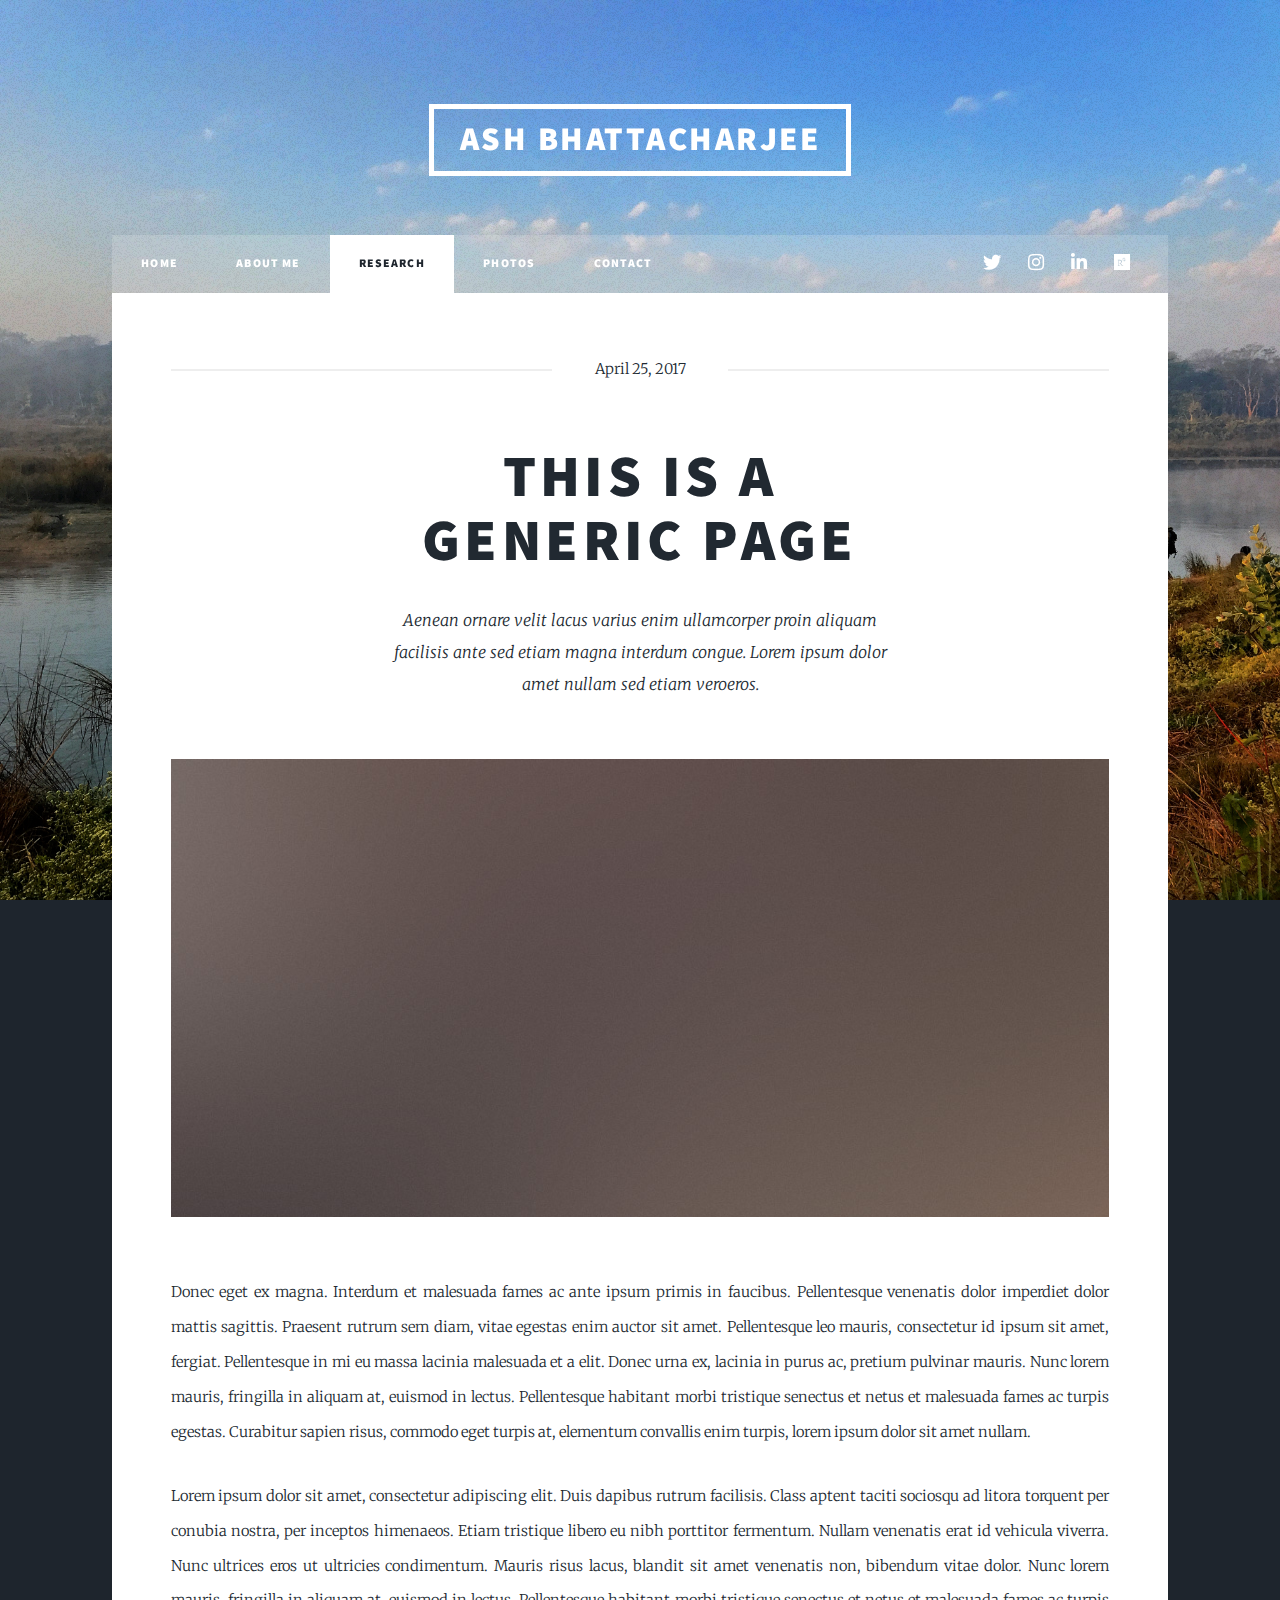
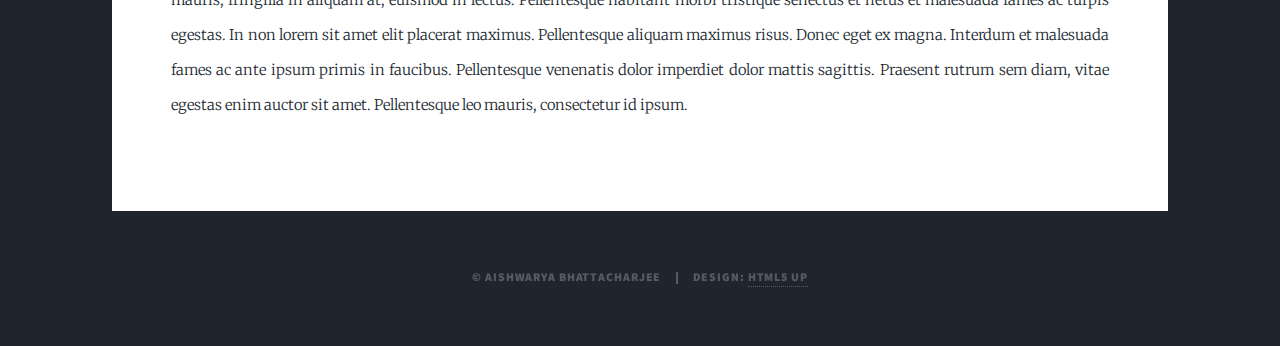
<file: generic.html>
<!DOCTYPE HTML>
<!--
	Massively by HTML5 UP
	html5up.net | @ajlkn
	Free for personal and commercial use under the CCA 3.0 license (html5up.net/license)
-->
<html>
	<head>
		<title>Aishwarya Bhattacharjee - TBD</title>
		<meta charset="utf-8" />
		<meta name="viewport" content="width=device-width, initial-scale=1, user-scalable=no" />
		<link rel="stylesheet" href="assets/css/main.css" />
		<link rel="stylesheet" type="text/css" href="fancybox-master/dist/jquery.fancybox.min.css">
		<noscript><link rel="stylesheet" href="assets/css/noscript.css" /></noscript>
	</head>
	<body class="is-preload">

		<!-- Wrapper -->
			<div id="wrapper">

				<!-- Header -->
					<header id="header">
						<a href="index.html" class="logo">Ash Bhattacharjee</a>
					</header>

				<!-- Nav -->
					<nav id="nav">
						<ul class="links">
							<li><a href="index.html">Home</a></li>
							<li><a href="about.html">About Me</a></li>
							<li class="active"><a href="research.html">Research</a></li>
							<li><a href="photos.html">Photos</a></li>
							<li><a href="contact.html">Contact</a></li>
						</ul>
						<ul class="icons">
							<li><a href="https://twitter.com/_ashjee" class="icon brands fa-twitter"><span class="label">Twitter</span></a></li>
                                                        <li><a href="https://www.instagram.com/_ashjee/" class="icon brands fa-instagram"><span class="label">Instagram</span></a></li>
						        <li><a href="https://www.linkedin.com/in/ashbhattacharjee/" class="icon brands fa-linkedin-in"><span class="label">LinkedIn</span></a></li>
                                                        <li><a href="https://www.researchgate.net/profile/Aishwarya_Bhattacharjee" class="icon brands fa-researchgate"><span class="label">Research Gate</span></a></li>
						</ul>
					</nav>

				<!-- Main -->
					<div id="main">

						<!-- Post -->
							<section class="post">
								<header class="major">
									<span class="date">April 25, 2017</span>
									<h1>This is a<br />
									Generic Page</h1>
									<p>Aenean ornare velit lacus varius enim ullamcorper proin aliquam<br />
									facilisis ante sed etiam magna interdum congue. Lorem ipsum dolor<br />
									amet nullam sed etiam veroeros.</p>
								</header>
								<div class="image main"><img src="images/pic01.jpg" alt="" /></div>
								<p>Donec eget ex magna. Interdum et malesuada fames ac ante ipsum primis in faucibus. Pellentesque venenatis dolor imperdiet dolor mattis sagittis. Praesent rutrum sem diam, vitae egestas enim auctor sit amet. Pellentesque leo mauris, consectetur id ipsum sit amet, fergiat. Pellentesque in mi eu massa lacinia malesuada et a elit. Donec urna ex, lacinia in purus ac, pretium pulvinar mauris. Nunc lorem mauris, fringilla in aliquam at, euismod in lectus. Pellentesque habitant morbi tristique senectus et netus et malesuada fames ac turpis egestas. Curabitur sapien risus, commodo eget turpis at, elementum convallis enim turpis, lorem ipsum dolor sit amet nullam.</p>
								<p>Lorem ipsum dolor sit amet, consectetur adipiscing elit. Duis dapibus rutrum facilisis. Class aptent taciti sociosqu ad litora torquent per conubia nostra, per inceptos himenaeos. Etiam tristique libero eu nibh porttitor fermentum. Nullam venenatis erat id vehicula viverra. Nunc ultrices eros ut ultricies condimentum. Mauris risus lacus, blandit sit amet venenatis non, bibendum vitae dolor. Nunc lorem mauris, fringilla in aliquam at, euismod in lectus. Pellentesque habitant morbi tristique senectus et netus et malesuada fames ac turpis egestas. In non lorem sit amet elit placerat maximus. Pellentesque aliquam maximus risus. Donec eget ex magna. Interdum et malesuada fames ac ante ipsum primis in faucibus. Pellentesque venenatis dolor imperdiet dolor mattis sagittis. Praesent rutrum sem diam, vitae egestas enim auctor sit amet. Pellentesque leo mauris, consectetur id ipsum.</p>
							</section>

					</div>

				<!-- Copyright -->
					<div id="copyright">
						<ul><li>&copy; Aishwarya Bhattacharjee</li><li>Design: <a href="https://html5up.net">HTML5 UP</a></li></ul>
					</div>

			</div>

		<!-- Scripts -->
			<script src="assets/js/jquery.min.js"></script>
			<script src="assets/js/jquery.scrollex.min.js"></script>
			<script src="assets/js/jquery.scrolly.min.js"></script>
			<script src="fancybox-master/dist/jquery.fancybox.min.js"></script>
			<script src="assets/js/browser.min.js"></script>
			<script src="assets/js/breakpoints.min.js"></script>
			<script src="assets/js/util.js"></script>
			<script src="assets/js/main.js"></script>

	</body>
</html>
</file>
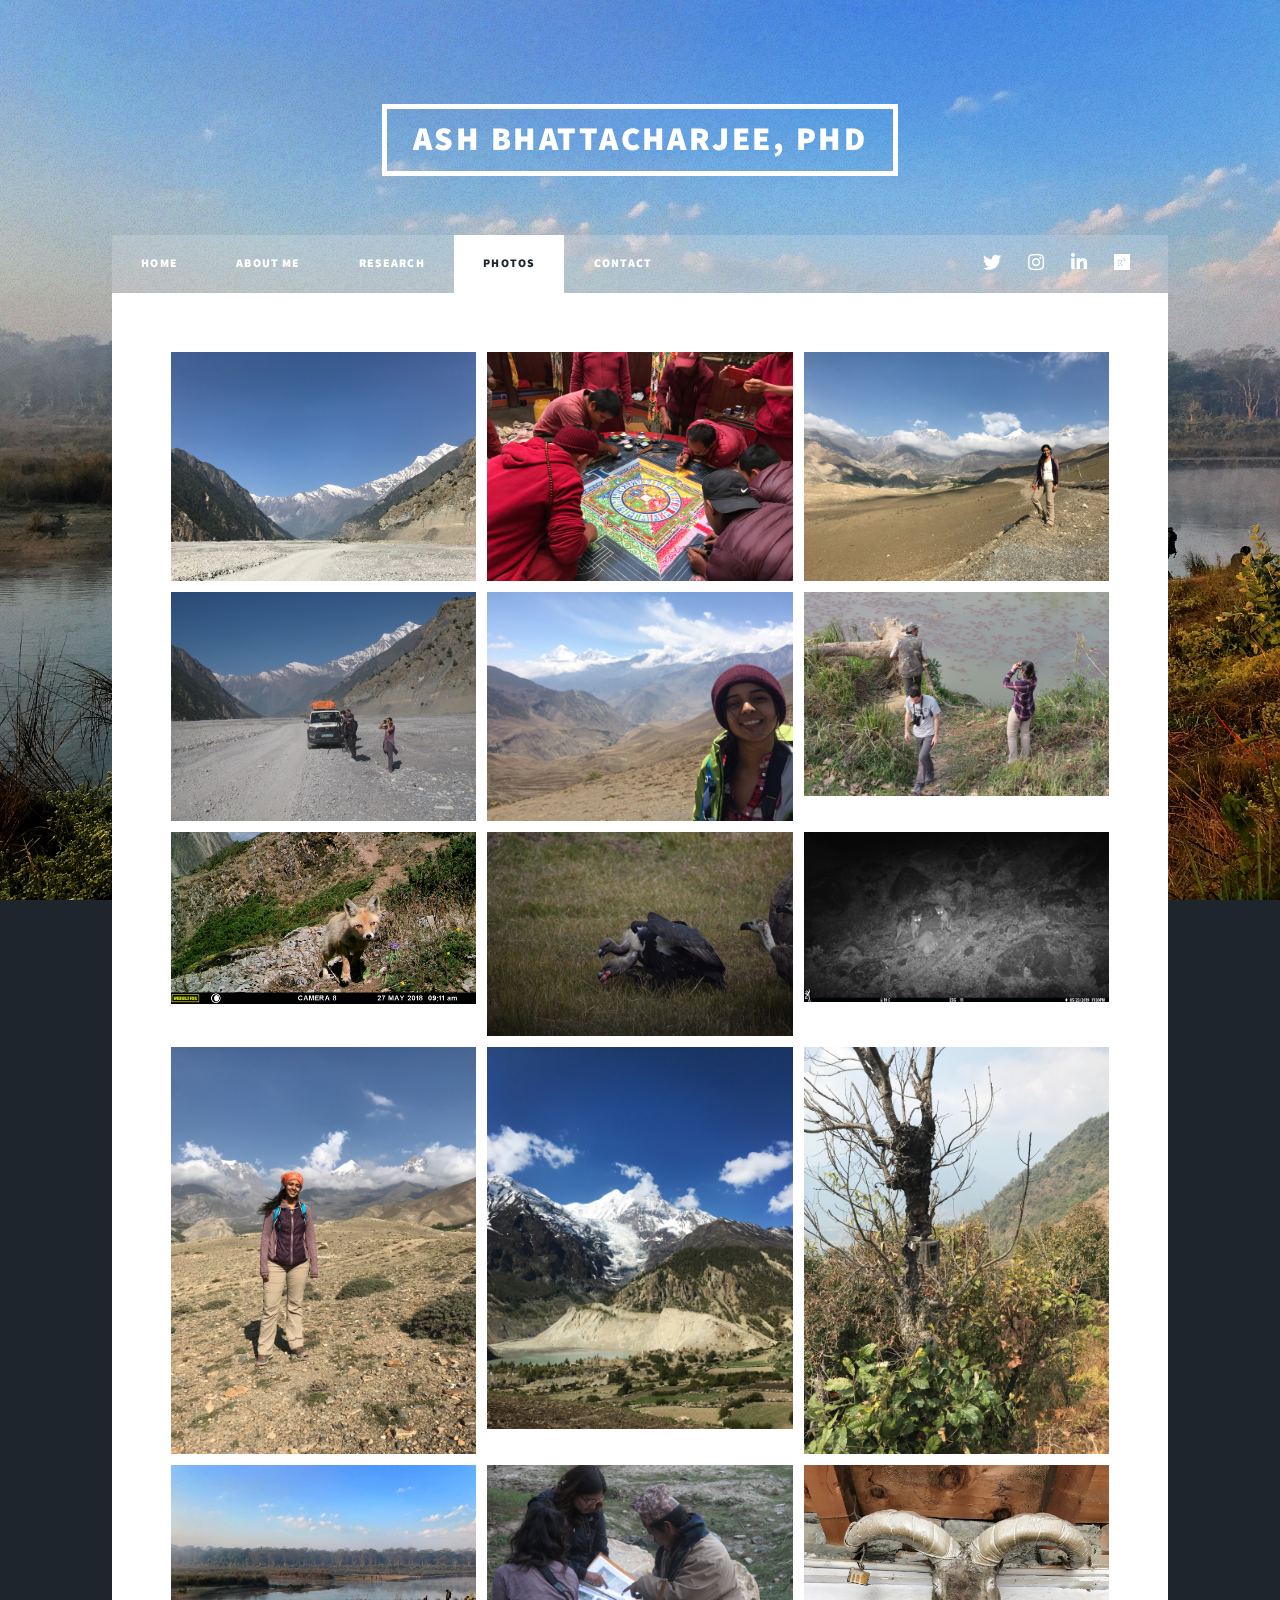
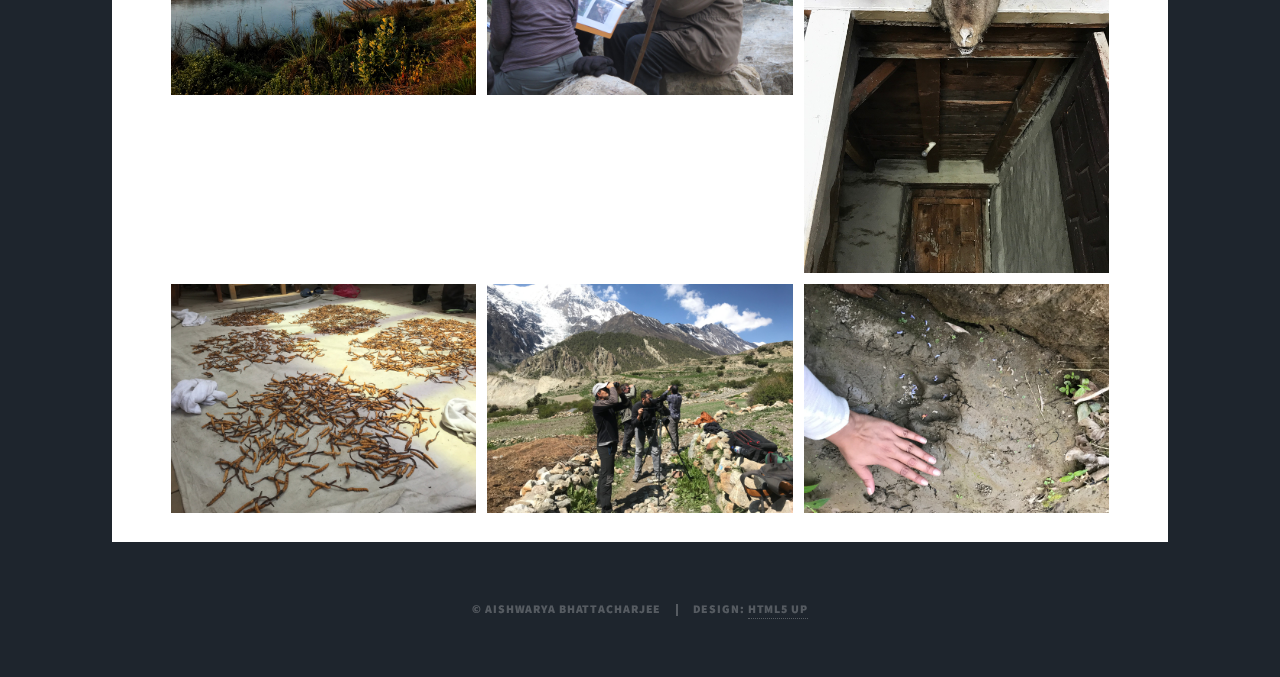
<file: photos.html>
<!DOCTYPE HTML>
<!--
	Massively by HTML5 UP
	html5up.net | @ajlkn
	Free for personal and commercial use under the CCA 3.0 license (html5up.net/license)
-->
<html>
	<head>
		<title>Aishwarya Bhattacharjee - Photos</title>
		<meta charset="utf-8" />
		<meta name="viewport" content="width=device-width, initial-scale=1, user-scalable=no" />
		<link rel="stylesheet" href="assets/css/main.css" />
		<link rel="stylesheet" type="text/css" href="fancybox-master/dist/jquery.fancybox.min.css">
 		<noscript><link rel="stylesheet" href="assets/css/noscript.css" /></noscript>
	</head>
	<body class="is-preload">

		<!-- Wrapper -->
			<div id="wrapper">

				<!-- Header -->
					<header id="header">
						<a href="index.html" class="logo">Ash Bhattacharjee, PhD</a>
					</header>

				<!-- Nav -->
					<nav id="nav">
						<ul class="links">
							<li><a href="index.html">Home</a></li>
							<li><a href="about.html">About Me</a></li>
							<li><a href="research.html">Research</a></li>
							<li class="active"><a href="photos.html">Photos</a></li>
							<li><a href="contact.html">Contact</a></li>
						</ul>
						<ul class="icons">
							<li><a href="https://twitter.com/_ashjee" class="icon brands fa-twitter"><span class="label">Twitter</span></a></li>
                                                        <li><a href="https://www.instagram.com/_ashjee/" class="icon brands fa-instagram"><span class="label">Instagram</span></a></li>
						        <li><a href="https://www.linkedin.com/in/ashbhattacharjee/" class="icon brands fa-linkedin-in"><span class="label">LinkedIn</span></a></li>
                                                        <li><a href="https://www.researchgate.net/profile/Aishwarya_Bhattacharjee" class="icon brands fa-researchgate"><span class="label">Research Gate</span></a></li>
						</ul>
					</nav>

				<!-- Main -->
				<div id="main">
				  <div class="box alt">
				    <div class="row gtr-50 gtr-uniform">
				      <div class="col-4"><span class="image fit">
					  <a href="images/nepal-2.JPG" data-fancybox="gallery" data-caption="Gandaki River in Mustang Valley, Nepal">
					    <img src="images/nepal-2.JPG" alt="The flat plain leads towards the snow-capped Annapurna mountain range in the distance" /></a></span></div>
				      <div class="col-4"><span class="image fit">
					  <a href="images/mandala.jpg" data-fancybox="gallery" data-caption="Monks working on a mandala in Jharkot, Nepal">
					    <img src="images/mandala.jpg" alt="Several monks lean over and continue their work on an intricately patterned, richly colored mandala" /></a></span></div>
				      <div class="col-4"><span class="image fit">
					  <a href="images/ash-annapurna.jpg" data-fancybox="gallery" data-caption="A view of the Annapurna range">
					    <img src="images/ash-annapurna.jpg" alt="Aishwarya Ash Bhattacharjee posing in a rocky, bare terrain with the Annapurna mountains in the distance" /></a></span></div>
				      <!-- Break -->
				      <div class="col-4"><span class="image fit">
					  <a href="images/point-count.jpg" data-fancybox="gallery" data-caption="Conducting a point count in the Kali-Gandaki river valley">
					    <img src="images/point-count.jpg" alt="With the snow-capped Annapurna mountains towering in the distance, the research team uses their binoculars to conduct a point count" /></a></span></div>
				      <div class="col-4"><span class="image fit">
					  <a href="images/ash-mustang-cap.jpg" data-fancybox="gallery" data-caption="In Muktinath, Nepal">
					    <img src="images/ash-mustang-cap.jpg" alt="Ash Aishwarya Bhattacharjee posing in Muktinath, Nepal" /></a></span></div>
				      <div class="col-4"><span class="image fit">
					  <a href="images/ash-binos.jpg" data-fancybox="gallery" data-caption="Conducting a point count in Chitwan National Park">
					    <img src="images/ash-binos.jpg" alt="In front of a small body of water, the research team conducts a point count" /></a></span></div>
				      <!-- Break -->
				      <div class="col-4"><span class="image fit">
					  <a href="images/fox-camtrap.jpg" data-fancybox="gallery" data-caption="A red fox captured on our camera trap">
					    <img src="images/fox-camtrap.jpg" alt="On a shrub-covered slope, a fox trots toward the camera trap, which captures the image automatically" /></a></span></div>
				      <div class="col-4"><span class="image fit">
					  <a href="images/wrv-eating.jpeg" data-fancybox="gallery" data-caption="Two white-rumped vultures pulling away from the carcass with meat">
					    <img src="images/wrv-eating.jpeg" alt="In a grassy field, two white-rumped vultures share a piece of meat taken away from a nearby carcass" /></a></span></div>
				      <div class="col-4"><span class="image fit">
					  <a href="images/jackal-camtrap.jpeg" data-fancybox="gallery" data-caption="Golden Jackals at night">
					    <img src="images/jackal-camtrap.jpeg" alt="Two golden jackals look up into the night while standing over a goat carcass" /></a></span></div>
				      <!-- Break -->
				      <div class="col-4"><span class="image fit">
					  <a href="images/ash-mustang.jpg" data-fancybox="gallery" data-caption="In Mustang, Nepal">
					    <img src="images/ash-mustang.jpg" alt="Aishwarya Ash Bhattacharjee stands in a desolate foreground with the Annapurna mountains in the background" /></a></span></div>
				      <div class="col-4"><span class="image fit">
					  <a href="images/annapurna-glacier.jpeg" data-fancybox="gallery" data-caption="The Gangapurna glacier, found on the Himalaya’s Gangapurna mountain (7455m) ends at the Manang valley. Due to rising temperatures, such glaciers are rapidly retreating. Locals say that ~60 years ago, this glacier reached down to where the lake below can be seen.">
					    <img src="images/annapurna-glacier.jpeg" alt="The towering Gangapurna mountain stands amidst a clear blue sky. The glacier extends partway down the mountain, while at the base of the mountain sits a blue lake" /></a></span></div>
				      <div class="col-4"><span class="image fit">
					  <a href="images/setup-camtrap.jpg" data-fancybox="gallery" data-caption="An example of how we set up the camera trap">
					    <img src="images/setup-camtrap.jpg" alt="A camera trap is tied to a barren tree, surrounded by shrubs and other vegetation" /></a></span></div>
				      <!-- Break -->
				      <div class="col-4"><span class="image fit">
					  <a href="images/nepal-1.JPG" data-fancybox="gallery" data-caption="A serene landscape in Chitwan, Nepal">
					    <img src="images/nepal-1.JPG" alt="Colorful vegetation leads up to the shore of a peaceful lake, where several canoes float side-by-side. Across the lake is a dense forest" /></a></span></div>
				      <div class="col-4"><span class="image fit">
					  <a href="images/ash-survey-2.jpg" data-fancybox="gallery" data-caption="Conducting a survey with a shephard in Mustang">
					    <img src="images/ash-survey-2.jpg" alt="Two team members talk with a shephard, looking over a binder containing images of local animals" /></a></span></div>
				      <div class="col-4"><span class="image fit">
					  <a href="images/bharal-skull.jpg" data-fancybox="gallery" data-caption="Bharal skull mounted above the doorway in Khangsar, Manang">
					    <img src="images/bharal-skull.jpg" alt="A Bharal skull with large, curving horns is mounted at the top of a wooden doorway" /></a></span></div>
				      <!-- Break -->
				      <div class="col-4"><span class="image fit">
					  <a href="images/dried-fungus.jpeg" data-fancybox="gallery" data-caption="Caterpillar fungus - an expensive delicacy and difficult harvest, found only in the Himalayas, above 3,000m elevation">
					    <img src="images/dried-fungus.jpeg" alt="Five separate piles of caterpillar fungus are resting on a large sheet to dry. Each fungus appears as black, growing out of the orange head of the caterpillar." /></a></span></div>
				      <div class="col-4"><span class="image fit">
					  <a href="images/team-scopes.jpeg" data-fancybox="gallery" data-caption="The research team using our scopes during a raptor point count">
					    <img src="images/team-scopes.jpeg" alt="A rocky, grassy flat stands before snow-capped mountains. The research team is grouped together, scanning the nearby skies for raptors during a point count survey" /></a></span></div>
				      <div class="col-4"><span class="image fit">
					  <a href="images/feline-paw.jpg" data-fancybox="gallery" data-caption="We often came upon exciting pugmarks - like this one - on our way to setup the camera traps">
					    <img src="images/feline-paw.jpg" alt="Extending a hand for comparison, a pugmark leaves an impression in the mud equal in size to most of the hand" /></a></span></div>
				    </div>
				  </div>


				</div> <!-- for div main -->
				
				<!-- Copyright -->
				<div id="copyright">
				  <ul><li>&copy; Aishwarya Bhattacharjee</li><li>Design: <a href="https://html5up.net">HTML5 UP</a></li></ul>
				</div>

			</div> <!-- end of wrapper div-->

		<!-- Scripts -->
			<script src="assets/js/jquery.min.js"></script>
			<script src="assets/js/jquery.scrollex.min.js"></script>
			<script src="assets/js/jquery.scrolly.min.js"></script>
			<script src="fancybox-master/dist/jquery.fancybox.min.js"></script>
			<script src="assets/js/browser.min.js"></script>
			<script src="assets/js/breakpoints.min.js"></script>
			<script src="assets/js/util.js"></script>
			<script src="assets/js/main.js"></script>

	</body>
</html>
</file>
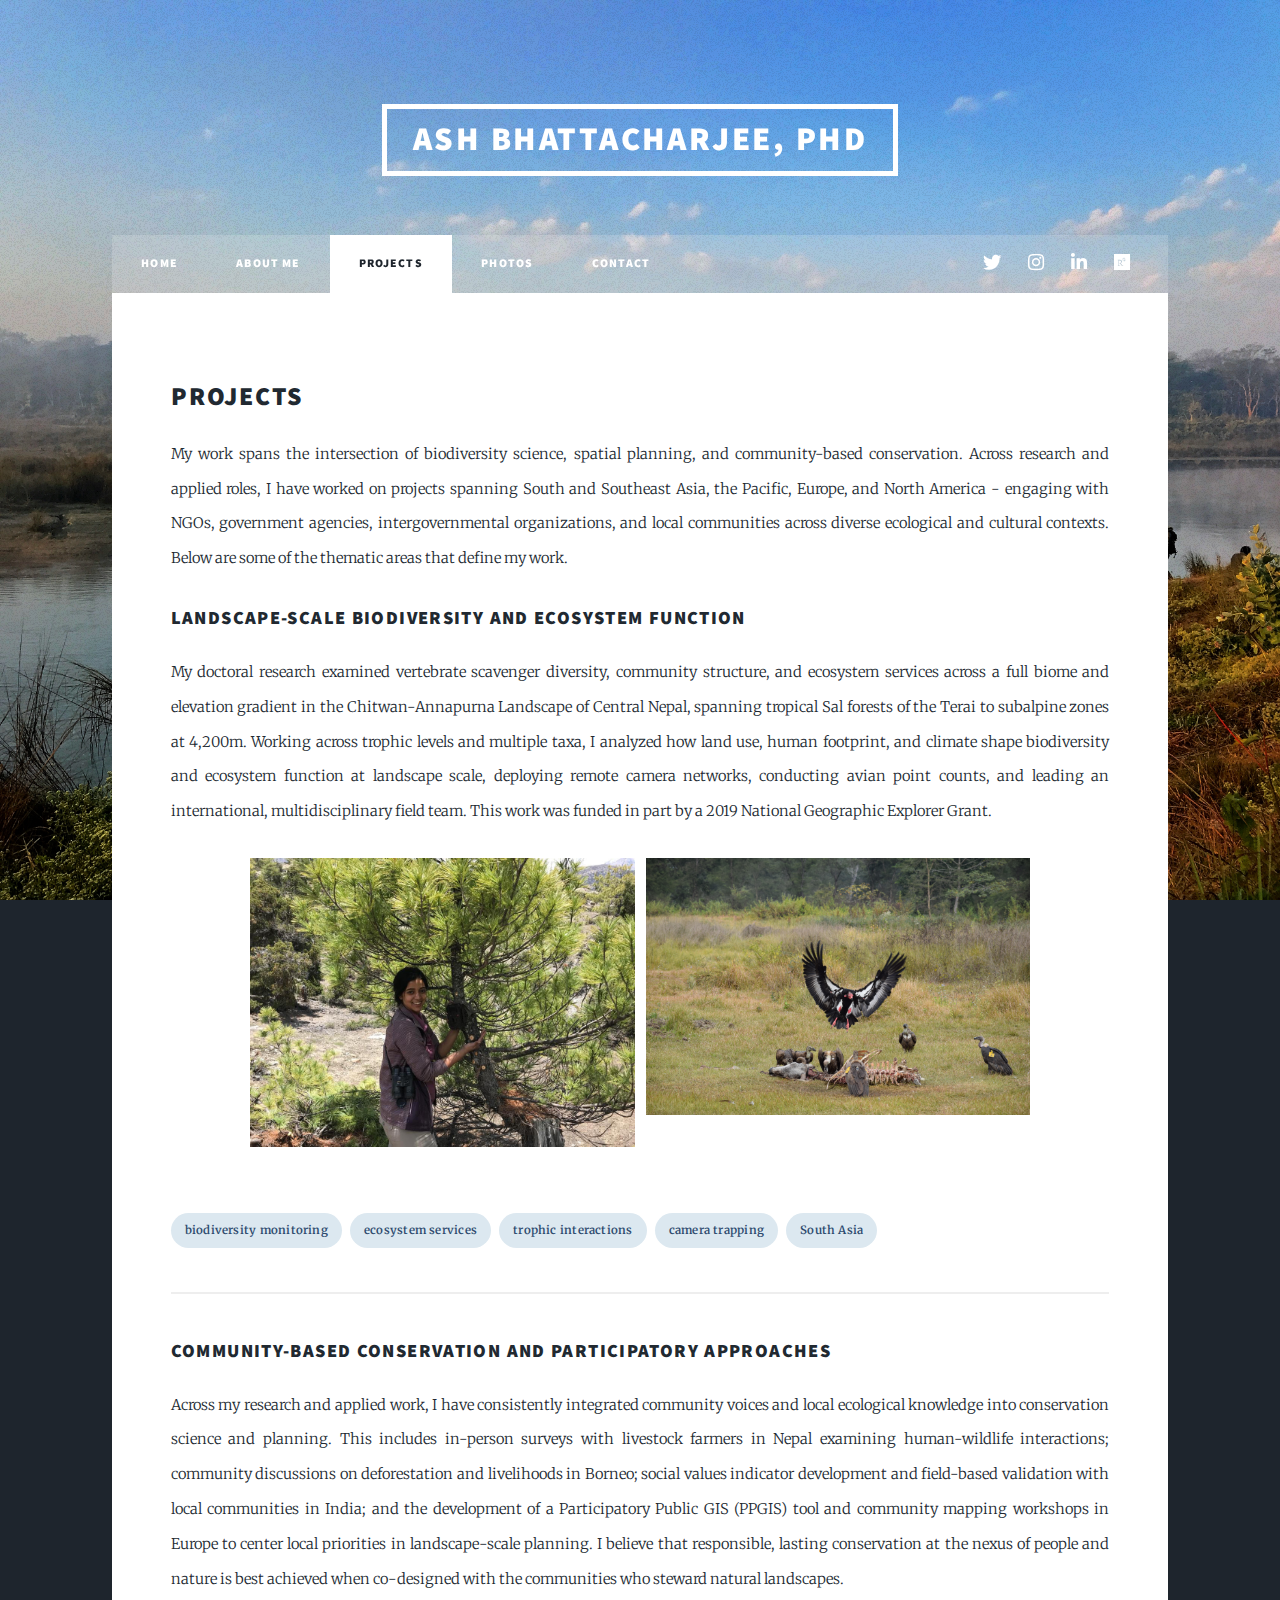
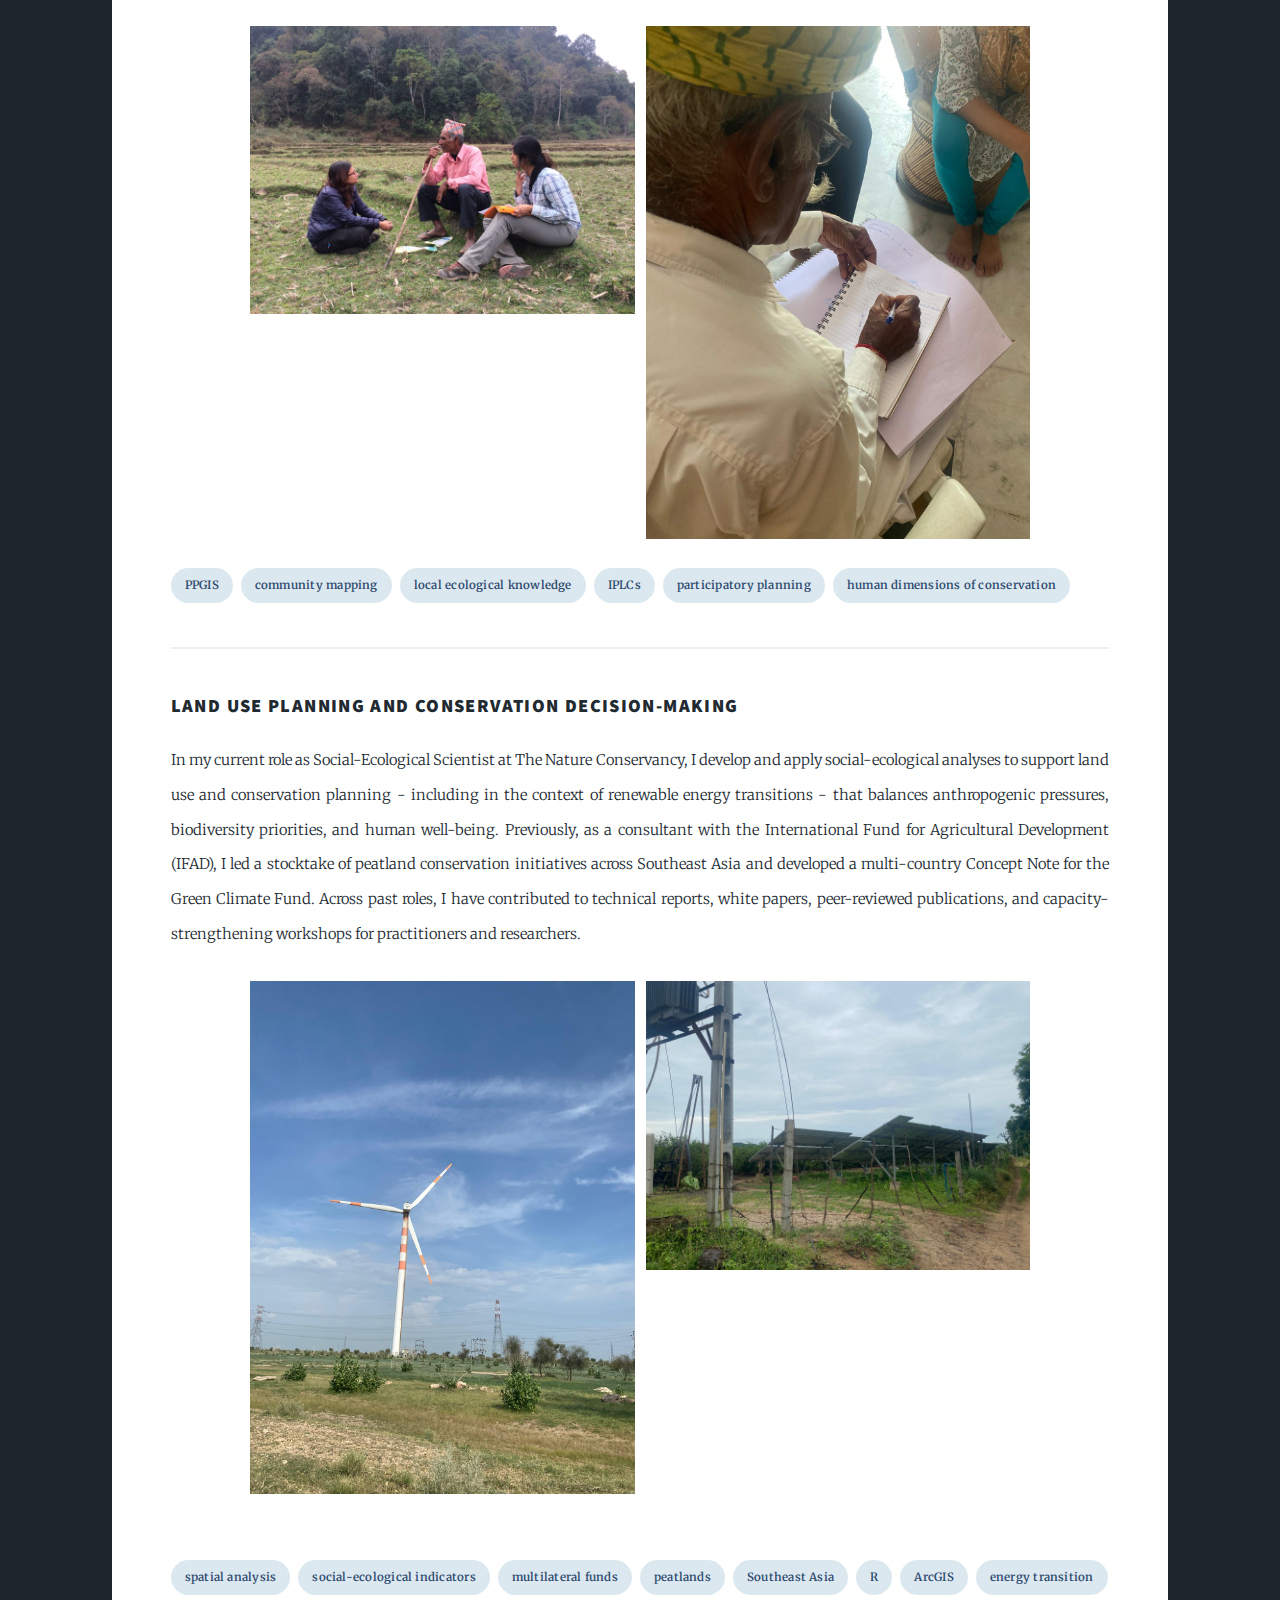
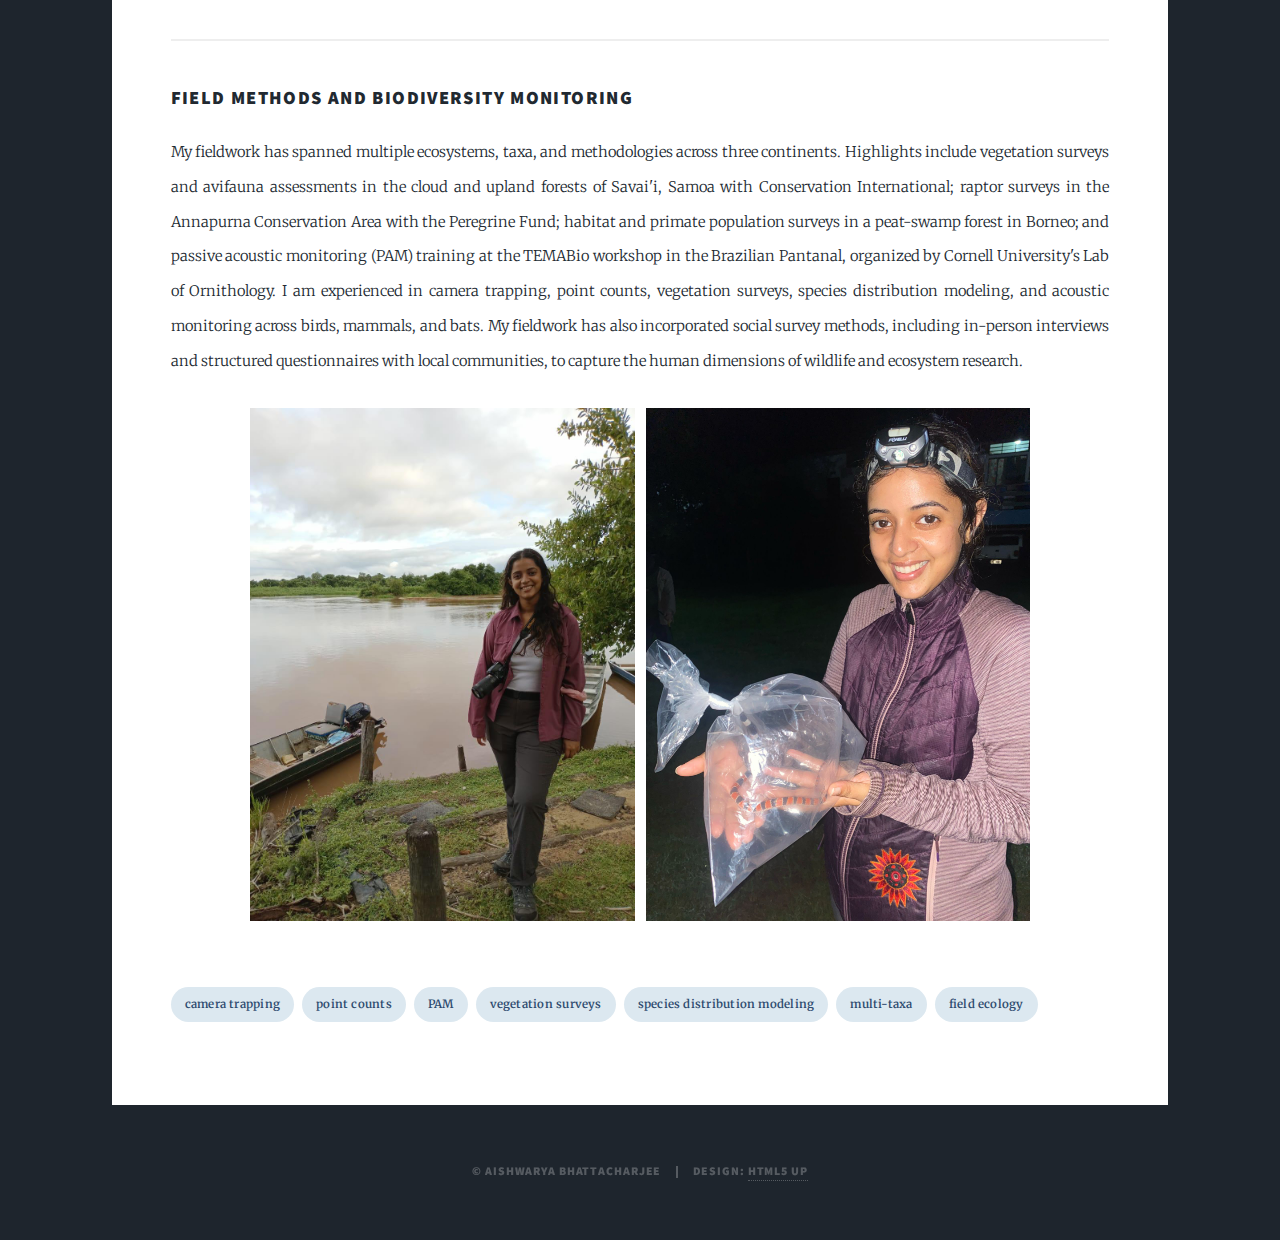
<file: projects.html>
<!DOCTYPE HTML>
<html>
	<head>
		<title>Aishwarya Bhattacharjee - Projects</title>
		<meta charset="utf-8" />
		<meta name="viewport" content="width=device-width, initial-scale=1, user-scalable=no" />
		<link rel="stylesheet" href="assets/css/main.css" />
		<link rel="stylesheet" type="text/css" href="fancybox-master/dist/jquery.fancybox.min.css">
		<noscript><link rel="stylesheet" href="assets/css/noscript.css" /></noscript>
		<style>
			.tags { display: flex; flex-wrap: wrap; gap: 8px; margin: 10px 0 24px 0; }
			.tag { background-color: #dce8f0; color: #2c4a6e; border-radius: 20px; padding: 4px 14px; font-size: 0.78em; font-weight: 600; letter-spacing: 0.02em; }
		</style>
	</head>
	<body class="is-preload">

		<div id="wrapper">

			<header id="header">
				<a href="index.html" class="logo">Ash Bhattacharjee, PhD</a>
			</header>

			<nav id="nav">
				<ul class="links">
					<li><a href="index.html">Home</a></li>
					<li><a href="about.html">About Me</a></li>
					<li class="active"><a href="projects.html">Projects</a></li>
					<li><a href="photos.html">Photos</a></li>
					<li><a href="contact.html">Contact</a></li>
				</ul>
				<ul class="icons">
					<li><a href="https://twitter.com/_ashjee" class="icon brands fa-twitter"><span class="label">Twitter</span></a></li>
					<li><a href="https://www.instagram.com/_ashjee/" class="icon brands fa-instagram"><span class="label">Instagram</span></a></li>
					<li><a href="https://www.linkedin.com/in/ashbhattacharjee/" class="icon brands fa-linkedin-in"><span class="label">LinkedIn</span></a></li>
					<li><a href="https://www.researchgate.net/profile/Aishwarya_Bhattacharjee" class="icon brands fa-researchgate"><span class="label">Research Gate</span></a></li>
				</ul>
			</nav>

			<div id="main">

				<section class="post">

					<h2>Projects</h2>
					<p>My work spans the intersection of biodiversity science, spatial planning, and community-based conservation. Across research and applied roles, I have worked on projects spanning South and Southeast Asia, the Pacific, Europe, and North America - engaging with NGOs, government agencies, intergovernmental organizations, and local communities across diverse ecological and cultural contexts. Below are some of the thematic areas that define my work.</p>

					<h3>Landscape-scale biodiversity and ecosystem function</h3>
					<p>My doctoral research examined vertebrate scavenger diversity, community structure, and ecosystem services across a full biome and elevation gradient in the Chitwan-Annapurna Landscape of Central Nepal, spanning tropical Sal forests of the Terai to subalpine zones at 4,200m. Working across trophic levels and multiple taxa, I analyzed how land use, human footprint, and climate shape biodiversity and ecosystem function at landscape scale, deploying remote camera networks, conducting avian point counts, and leading an international, multidisciplinary field team. This work was funded in part by a 2019 National Geographic Explorer Grant.</p>

					<div class="box alt">
						<div class="row gtr-50 aln-center">
							<div class="col-5"><span class="image fit">
								<a href="images/ash-camtrap.jpg" data-fancybox="gallery1" data-caption="Setting up a camera trap in the field, Nepal">
									<img src="images/ash-camtrap.jpg" alt="A camera trap setup on a coniferous tree" /></a></span></div>
							<div class="col-5"><span class="image fit">
								<a href="images/rhv-camtrap.jpg" data-fancybox="gallery1" data-caption="A critically endangered red-headed vulture lands at a carcass in Nawalparasi, Nepal">
									<img src="images/rhv-camtrap.jpg" alt="A critically endangered red-headed vulture lands at a carcass in Nawalparasi, Nepal" /></a></span></div>
						</div>
					</div>
					<div class="tags">
						<span class="tag">biodiversity monitoring</span>
						<span class="tag">ecosystem services</span>
						<span class="tag">trophic interactions</span>
						<span class="tag">camera trapping</span>
						<span class="tag">South Asia</span>
					</div>

					<hr />

					<h3>Community-based conservation and participatory approaches</h3>
					<p>Across my research and applied work, I have consistently integrated community voices and local ecological knowledge into conservation science and planning. This includes in-person surveys with livestock farmers in Nepal examining human-wildlife interactions; community discussions on deforestation and livelihoods in Borneo; social values indicator development and field-based validation with local communities in India; and the development of a Participatory Public GIS (PPGIS) tool and community mapping workshops in Europe to center local priorities in landscape-scale planning. I believe that responsible, lasting conservation at the nexus of people and nature is best achieved when co-designed with the communities who steward natural landscapes.</p>

					<div class="box alt">
						<div class="row gtr-50 aln-center">
							<div class="col-5"><span class="image fit">
								<a href="images/ash-survey-1.jpg" data-fancybox="gallery2" data-caption="Conducting a survey with a livestock farmer in Kaski, Nepal">
									<img src="images/ash-survey-1.jpg" alt="Two team members interview an older livestock farmer in his field in Kaski, Nepal" /></a></span></div>
							<div class="col-5"><span class="image fit">
								<a href="images/india-community.jpg" data-fancybox="gallery2" data-caption="Community mapping session, India">
									<img src="images/india-community.jpg" alt="Community member pointing at a map during a participatory mapping session in Rajasthan, India" /></a></span></div>
						</div>
					</div>
					<div class="tags">
						<span class="tag">PPGIS</span>
						<span class="tag">community mapping</span>
						<span class="tag">local ecological knowledge</span>
						<span class="tag">IPLCs</span>
						<span class="tag">participatory planning</span>
						<span class="tag">human dimensions of conservation</span>
					</div>

					<hr />

					<h3>Land use planning and conservation decision-making</h3>
					<p>In my current role as Social-Ecological Scientist at The Nature Conservancy, I develop and apply social-ecological analyses to support land use and conservation planning - including in the context of renewable energy transitions - that balances anthropogenic pressures, biodiversity priorities, and human well-being. Previously, as a consultant with the International Fund for Agricultural Development (IFAD), I led a stocktake of peatland conservation initiatives across Southeast Asia and developed a multi-country Concept Note for the Green Climate Fund. Across past roles, I have contributed to technical reports, white papers, peer-reviewed publications, and capacity-strengthening workshops for practitioners and researchers.</p>

					<div class="box alt">
						<div class="row gtr-50 aln-center">
							<div class="col-5"><span class="image fit">
								<a href="images/india-windturbine.jpg" data-fancybox="gallery3" data-caption="Wind energy infrastructure in the landscape, India">
									<img src="images/india-windturbine.jpg" alt="A wind turbine against a blue sky in an open landscape in Gujarat, India" /></a></span></div>
							<div class="col-5"><span class="image fit">
								<a href="images/india-solar.jpg" data-fancybox="gallery3" data-caption="Solar energy infrastructure in a vegetated landscape, India">
									<img src="images/india-solar.jpg" alt="Solar panels set within a green vegetated landscape in Gujarat, India" /></a></span></div>
						</div>
					</div>
					<div class="tags">
						<span class="tag">spatial analysis</span>
						<span class="tag">social-ecological indicators</span>
						<span class="tag">multilateral funds</span>
						<span class="tag">peatlands</span>
						<span class="tag">Southeast Asia</span>
						<span class="tag">R</span>
						<span class="tag">ArcGIS</span>
						<span class="tag">energy transition</span>
					</div>

					<hr />

					<h3>Field methods and biodiversity monitoring</h3>
					<p>My fieldwork has spanned multiple ecosystems, taxa, and methodologies across three continents. Highlights include vegetation surveys and avifauna assessments in the cloud and upland forests of Savai'i, Samoa with Conservation International; raptor surveys in the Annapurna Conservation Area with the Peregrine Fund; habitat and primate population surveys in a peat-swamp forest in Borneo; and passive acoustic monitoring (PAM) training at the TEMABio workshop in the Brazilian Pantanal, organized by Cornell University's Lab of Ornithology. I am experienced in camera trapping, point counts, vegetation surveys, species distribution modeling, and acoustic monitoring across birds, mammals, and bats. My fieldwork has also incorporated social survey methods, including in-person interviews and structured questionnaires with local communities, to capture the human dimensions of wildlife and ecosystem research.</p>

					<div class="box alt">
						<div class="row gtr-50 aln-center">
							<div class="col-5"><span class="image fit">
								<a href="images/brazil-pantanal.jpg" data-fancybox="gallery4" data-caption="At the Pantanal field station, Brazil — TEMABio PAM workshop 2024">
									<img src="images/brazil-pantanal.jpg" alt="Researcher standing by a river in the Brazilian Pantanal with a camera" /></a></span></div>
							<div class="col-5"><span class="image fit">
								<a href="images/brazil-snake.jpg" data-fancybox="gallery4" data-caption="Herpetology night session during the TEMABio PAM workshop, Brazilian Pantanal 2024">
									<img src="images/brazil-snake.jpg" alt="Researcher holding a snake in a bag during a night field session in Brazil" /></a></span></div>
						</div>
					</div>
					<div class="tags">
						<span class="tag">camera trapping</span>
						<span class="tag">point counts</span>
						<span class="tag">PAM</span>
						<span class="tag">vegetation surveys</span>
						<span class="tag">species distribution modeling</span>
						<span class="tag">multi-taxa</span>
						<span class="tag">field ecology</span>
					</div>

				</section>

			</div>

			<div id="copyright">
				<ul><li>&copy; Aishwarya Bhattacharjee</li><li>Design: <a href="https://html5up.net">HTML5 UP</a></li></ul>
			</div>

		</div>

		<script src="assets/js/jquery.min.js"></script>
		<script src="assets/js/jquery.scrollex.min.js"></script>
		<script src="assets/js/jquery.scrolly.min.js"></script>
		<script src="fancybox-master/dist/jquery.fancybox.min.js"></script>
		<script src="assets/js/browser.min.js"></script>
		<script src="assets/js/breakpoints.min.js"></script>
		<script src="assets/js/util.js"></script>
		<script src="assets/js/main.js"></script>

	</body>
</html>
</file>
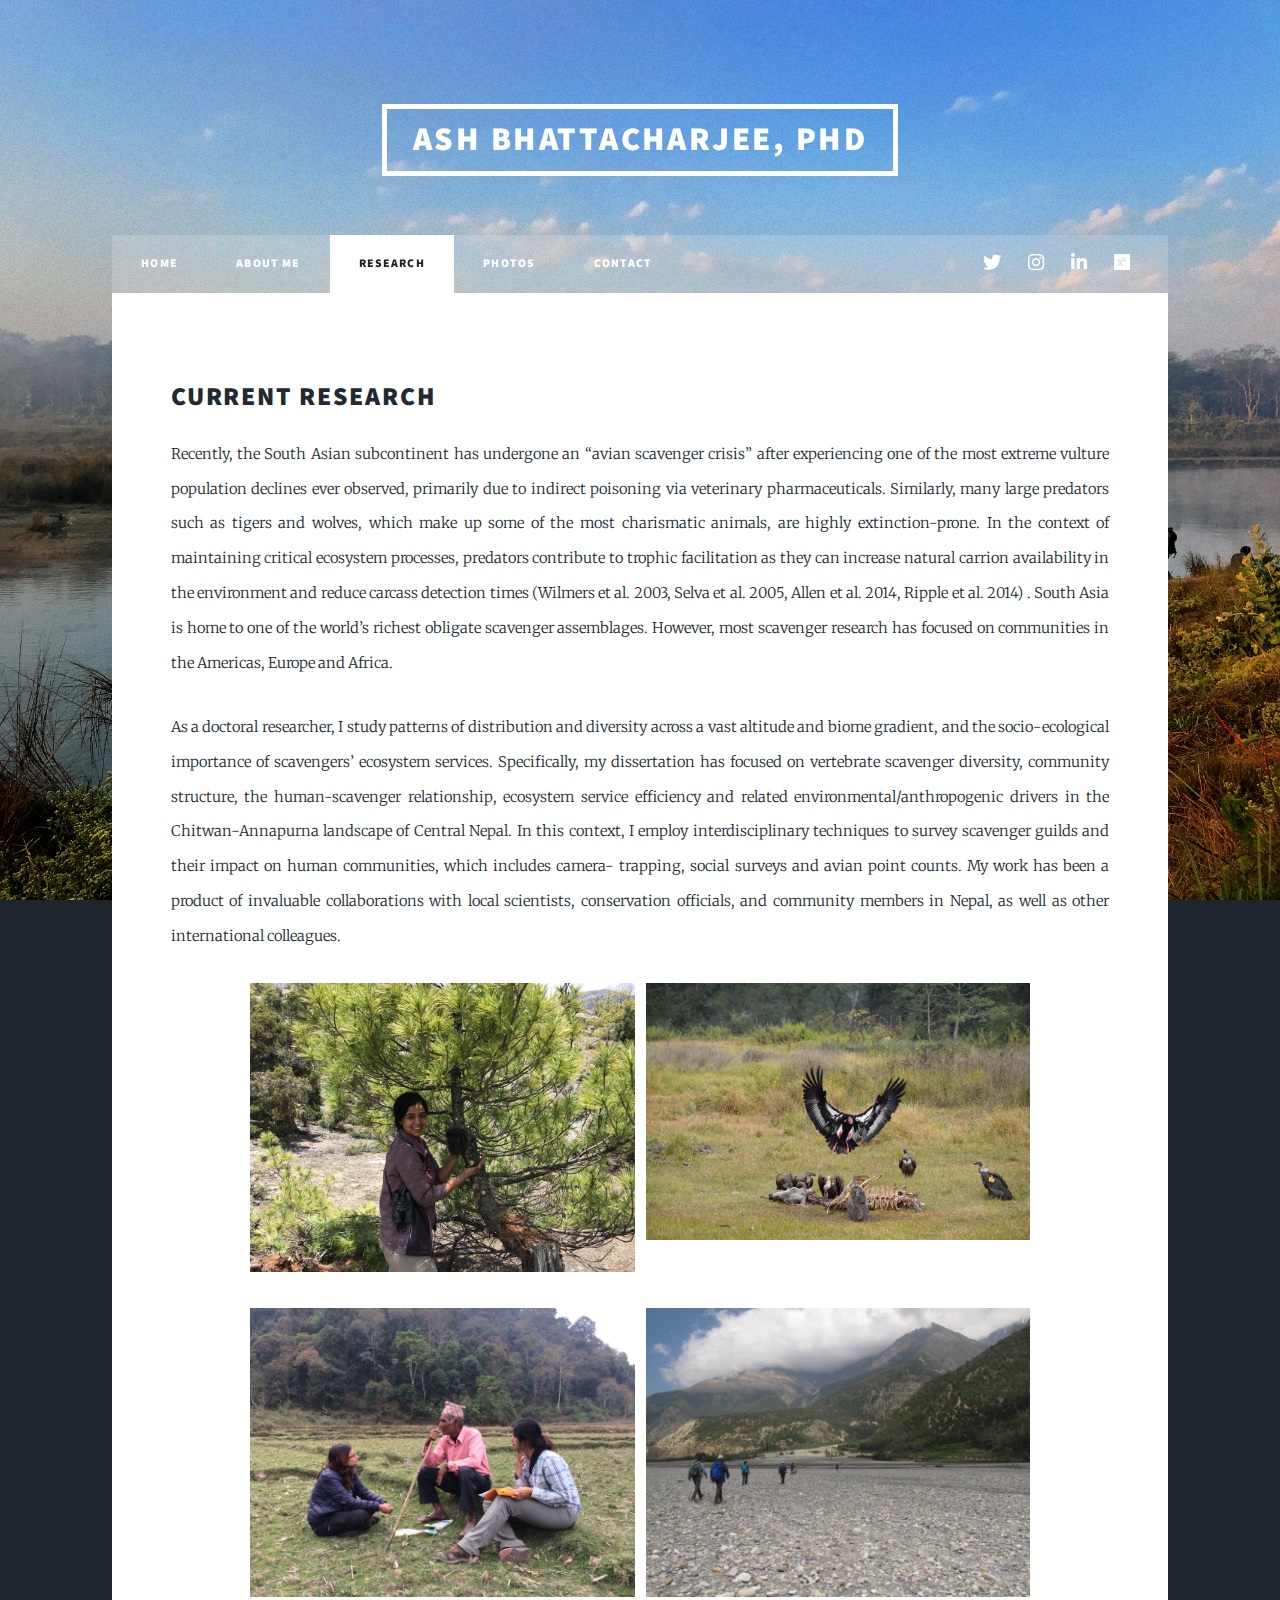
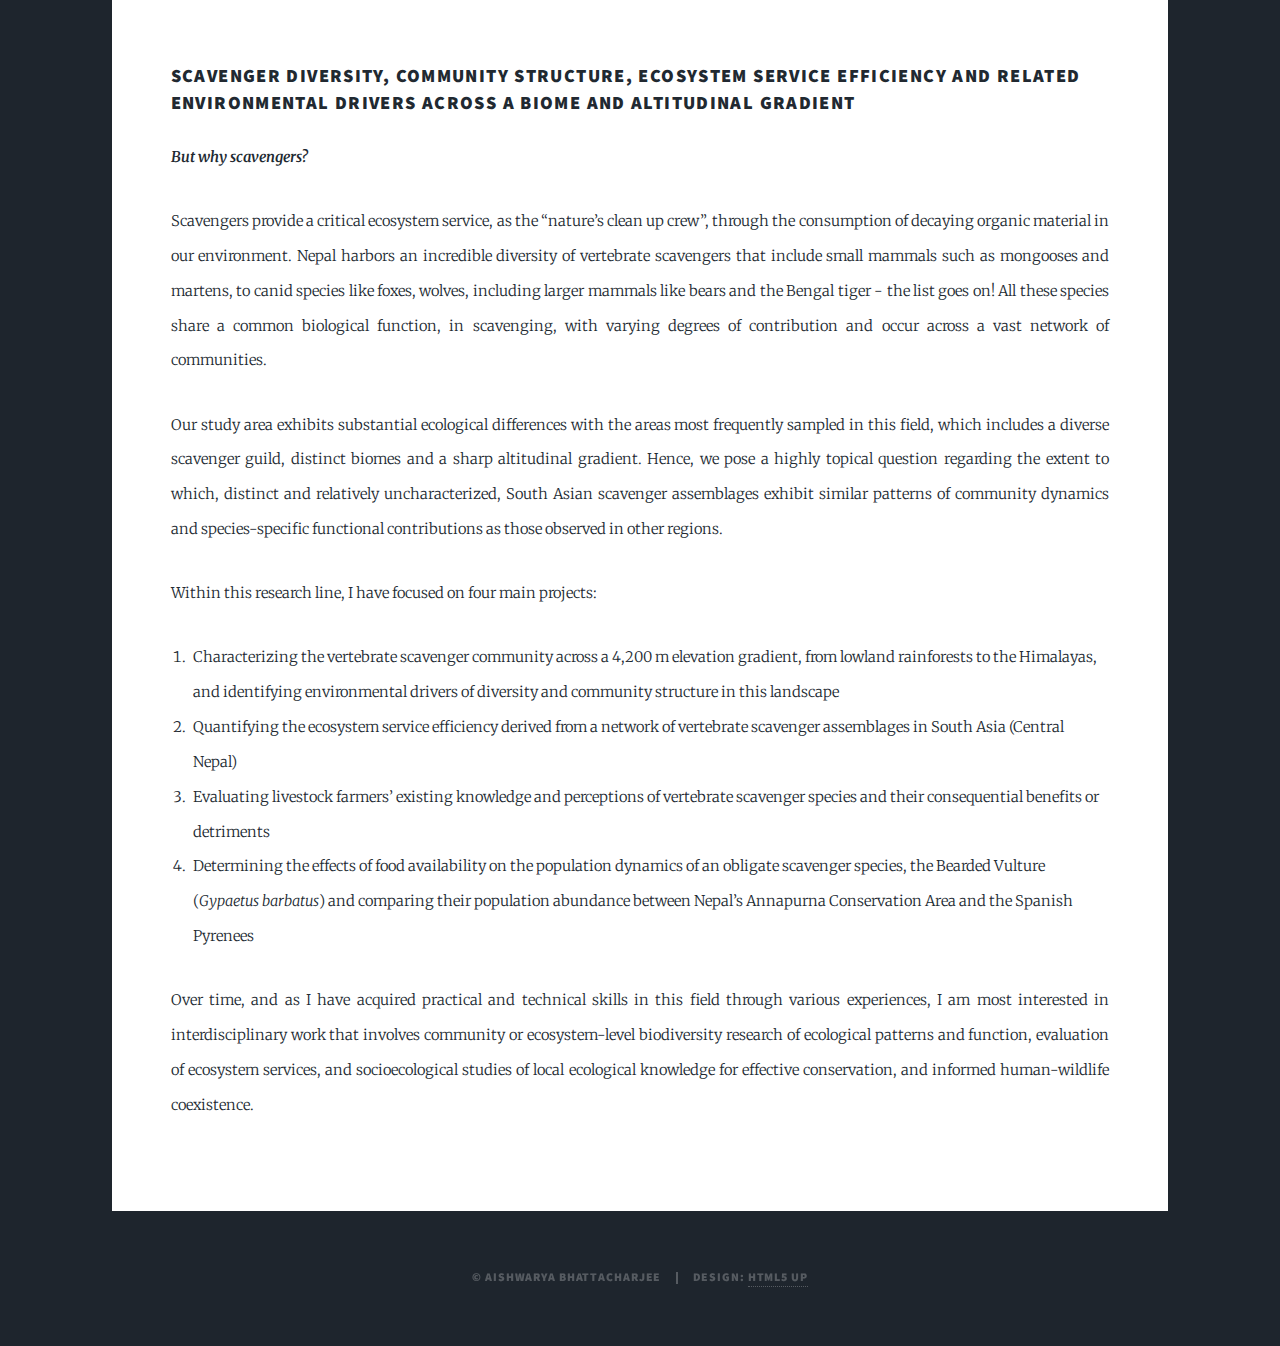
<file: research.html>
<!DOCTYPE HTML>
<!--
	Massively by HTML5 UP
	html5up.net | @ajlkn
	Free for personal and commercial use under the CCA 3.0 license (html5up.net/license)
-->
<html>
	<head>
		<title>Aishwarya Bhattacharjee - Current Research</title>
		<meta charset="utf-8" />
		<meta name="viewport" content="width=device-width, initial-scale=1, user-scalable=no" />
		<link rel="stylesheet" href="assets/css/main.css" />
		<link rel="stylesheet" type="text/css" href="fancybox-master/dist/jquery.fancybox.min.css">
		<noscript><link rel="stylesheet" href="assets/css/noscript.css" /></noscript>
	</head>
	<body class="is-preload">

		<!-- Wrapper -->
			<div id="wrapper">

				<!-- Header -->
					<header id="header">
						<a href="index.html" class="logo">Ash Bhattacharjee, PhD</a>
					</header>

				<!-- Nav -->
					<nav id="nav">
						<ul class="links">
							<li><a href="index.html">Home</a></li>
							<li><a href="about.html">About Me</a></li>
							<li class="active"><a href="research.html">Research</a></li>
							<li><a href="photos.html">Photos</a></li>
							<li><a href="contact.html">Contact</a></li>
						</ul>
						<ul class="icons">
							<li><a href="https://twitter.com/_ashjee" class="icon brands fa-twitter"><span class="label">Twitter</span></a></li>
                                                        <li><a href="https://www.instagram.com/_ashjee/" class="icon brands fa-instagram"><span class="label">Instagram</span></a></li>
						        <li><a href="https://www.linkedin.com/in/ashbhattacharjee/" class="icon brands fa-linkedin-in"><span class="label">LinkedIn</span></a></li>
                                                        <li><a href="https://www.researchgate.net/profile/Aishwarya_Bhattacharjee" class="icon brands fa-researchgate"><span class="label">Research Gate</span></a></li>
						</ul>
					</nav>


				<!-- Main -->
					<div id="main">

						<!-- Post -->
							<section class="post">
							  <h2>Current Research</h2>
							  <p>Recently, the South Asian subcontinent has undergone an “avian scavenger crisis” after
							    experiencing one of the most extreme vulture population declines ever observed,
							    primarily due to indirect poisoning via veterinary pharmaceuticals. Similarly, many large
							    predators such as tigers and wolves, which make up some of the most charismatic
							    animals, are highly extinction-prone. In the context of maintaining critical ecosystem
							    processes, predators contribute to trophic facilitation as they can increase natural carrion
							    availability in the environment and reduce carcass detection times (Wilmers et al. 2003,
							    Selva et al. 2005, Allen et al. 2014, Ripple et al. 2014) . South Asia is home to one of the
							    world’s richest obligate scavenger assemblages. However, most scavenger research has
							    focused on communities in the Americas, Europe and Africa.
							  </p>
							  <p>As a doctoral researcher, I study patterns of distribution and diversity across a vast
							    altitude and biome gradient, and the socio-ecological importance of scavengers’
							    ecosystem services. Specifically, my dissertation has focused on vertebrate scavenger
							    diversity, community structure, the human-scavenger relationship, ecosystem service
							    efficiency and related environmental/anthropogenic drivers in the Chitwan-Annapurna
							    landscape of Central Nepal. In this context, I employ interdisciplinary techniques to
							    survey scavenger guilds and their impact on human communities, which includes camera-
							    trapping, social surveys and avian point counts. My work has been a product of
							    invaluable collaborations with local scientists, conservation
							    officials, and community members in Nepal, as well as other international colleagues.
							  </p>


							  <div class="box alt">
							    <div class="row gtr-50 aln-center">
							      <div class="col-5"><span class="image fit">
								  <a href="images/ash-camtrap.jpg" data-fancybox="gallery" data-caption="Setting up a camera trap in the field">
								    <img src="images/ash-camtrap.jpg" alt="A camera trap setup on a coniferous tree" /></a></span></div>
							      <div class="col-5"><span class="image fit">
								  <a href="images/rhv-camtrap.jpg" data-fancybox="gallery" data-caption="A critically red-headed vulture lands at a carcass in Nawalparasi, Nepal">
								    <img src="images/rhv-camtrap.jpg" alt="A critically endangered red-headed vulture lands at a carcass in Nawalparasi, Nepal" /></a></span></div>
							      <!-- Break -->
							      <div class="col-5"><span class="image fit">
								  <a href="images/ash-survey-1.jpg" data-fancybox="gallery" data-caption="Conducting a survey with a livestock farmer in Kaski, Nepal">
								    <img src="images/ash-survey-1.jpg" alt="Two team members interview an older livestock farmer in his field in Kaski, Nepal" /></a></span></div>
							      <div class="col-5"><span class="image fit">
								  <a href="images/team-rocks.jpg" data-fancybox="gallery" data-caption="The research team in Mustang Valley">
								    <img src="images/team-rocks.jpg" alt="The research team walks across a rocky, flat area in Mustang Valley and approaches the hills in the distance" /></a></span></div>
							    </div>
							  </div>

							  <h3>Scavenger diversity, community structure, ecosystem service efficiency and related 
							    environmental drivers across a biome and altitudinal gradient</h3>
							  <p><i><b>But why scavengers?</b></i></p>
							  <p>Scavengers provide a critical ecosystem service, as the “nature’s clean up crew”, through
							    the consumption of decaying organic material in our environment. Nepal harbors an
							    incredible diversity of vertebrate scavengers that include small mammals such as
							    mongooses and martens, to canid species like foxes, wolves, including larger mammals
							    like bears and the Bengal tiger - the list goes on! All these species share a common
							    biological function, in scavenging, with varying degrees of contribution and occur across
							    a vast network of communities.
							  </p>
							  <p>Our study area exhibits substantial ecological differences with the areas most frequently
							    sampled in this field, which includes a diverse scavenger guild, distinct biomes and a
							    sharp altitudinal gradient. Hence, we pose a highly topical question regarding the extent
							    to which, distinct and relatively uncharacterized, South Asian scavenger assemblages
							    exhibit similar patterns of community dynamics and species-specific functional
							    contributions as those observed in other regions.
							  </p>
							  <p>Within this research line, I have focused on four main projects:
							    <ol>
							      <li>Characterizing the vertebrate scavenger community across a 4,200 m elevation
								gradient, from lowland rainforests to the Himalayas, and identifying
								environmental drivers of diversity and community structure in this landscape</li>
							      <li>Quantifying the ecosystem service efficiency derived from a network of
								vertebrate scavenger assemblages in South Asia (Central Nepal)</li>
							      <li>Evaluating livestock farmers’ existing knowledge and perceptions of vertebrate
								scavenger species and their consequential benefits or detriments</li>
							      <li>Determining the effects of food availability on the population dynamics of an
								obligate scavenger species, the Bearded Vulture (<i>Gypaetus barbatus</i>) and
								comparing their population abundance between Nepal’s Annapurna Conservation
								Area and the Spanish Pyrenees</li>
							    </ol>
							  </p>
							  <p>Over time, and as I have acquired practical and technical skills in this field through
							    various experiences, I am most interested in interdisciplinary work that involves
							    community or ecosystem-level biodiversity research of ecological patterns and function,
							    evaluation of ecosystem services, and socioecological studies of local ecological
							    knowledge for effective conservation, and informed human-wildlife coexistence.
							  </p>
							</section>

					</div>

				<!-- Copyright -->
					<div id="copyright">
						<ul><li>&copy; Aishwarya Bhattacharjee</li><li>Design: <a href="https://html5up.net">HTML5 UP</a></li></ul>
					</div>

			</div>

		<!-- Scripts -->
			<script src="assets/js/jquery.min.js"></script>
			<script src="assets/js/jquery.scrollex.min.js"></script>
			<script src="assets/js/jquery.scrolly.min.js"></script>
			<script src="fancybox-master/dist/jquery.fancybox.min.js"></script>
			<script src="assets/js/browser.min.js"></script>
			<script src="assets/js/breakpoints.min.js"></script>
			<script src="assets/js/util.js"></script>
			<script src="assets/js/main.js"></script>

	</body>
</html>
</file>
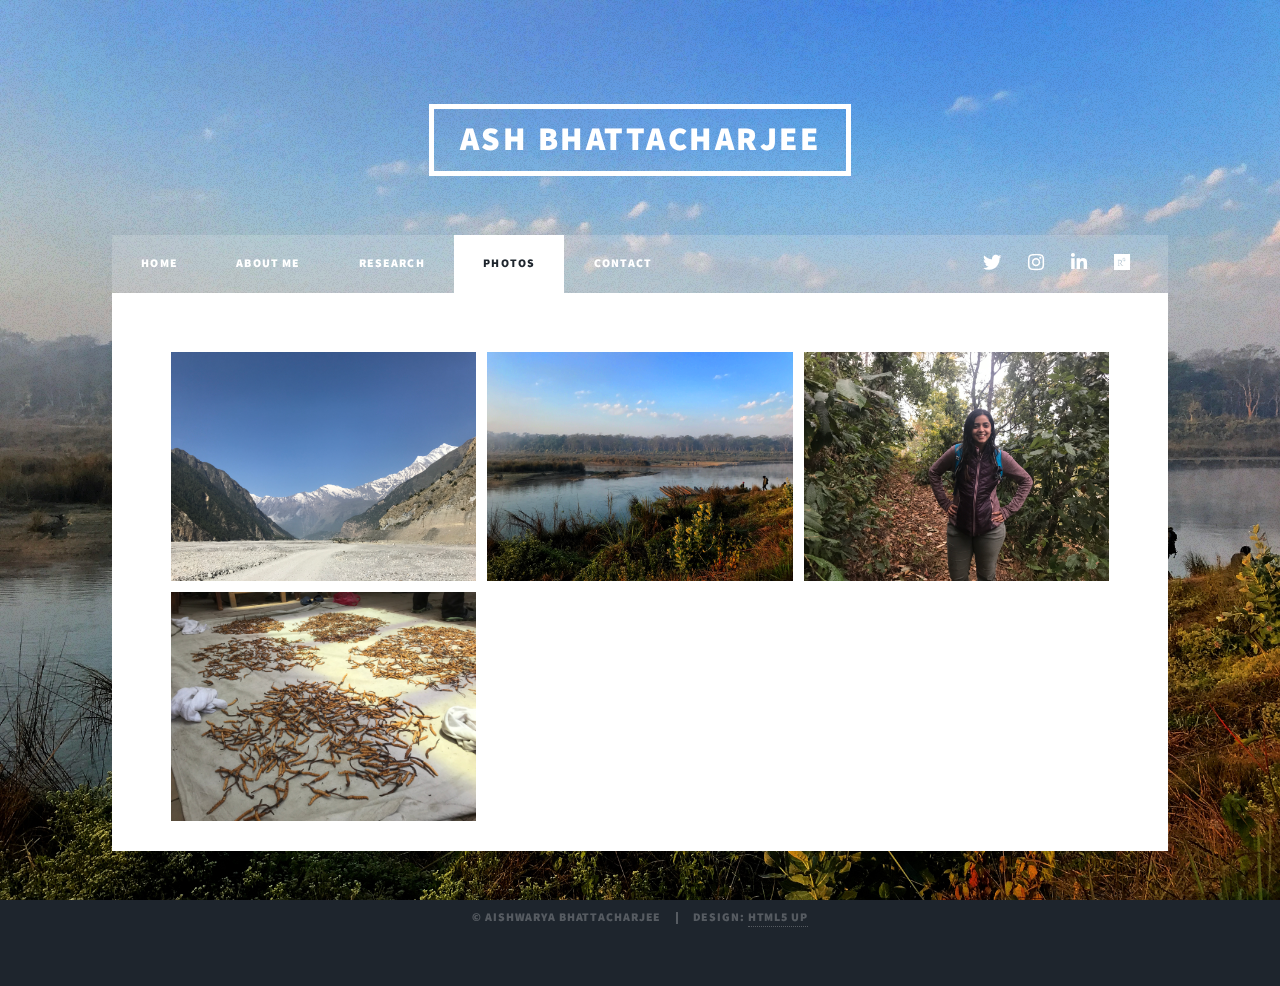
<file: sandbox.html>
<!DOCTYPE HTML>
<!--
	Massively by HTML5 UP
	html5up.net | @ajlkn
	Free for personal and commercial use under the CCA 3.0 license (html5up.net/license)
-->
<html>
	<head>
		<title>Aishwarya Bhattacharjee - Photos</title>
		<meta charset="utf-8" />
		<meta name="viewport" content="width=device-width, initial-scale=1, user-scalable=no" />
		<link rel="stylesheet" href="assets/css/main.css" />
		<link rel="stylesheet" type="text/css" href="fancybox-master/dist/jquery.fancybox.min.css">
 		<noscript><link rel="stylesheet" href="assets/css/noscript.css" /></noscript>
	</head>
	<body class="is-preload">

		<!-- Wrapper -->
			<div id="wrapper">

				<!-- Header -->
					<header id="header">
						<a href="index.html" class="logo">Ash Bhattacharjee</a>
					</header>

				<!-- Nav -->
					<nav id="nav">
						<ul class="links">
							<li><a href="index.html">Home</a></li>
							<li><a href="about.html">About Me</a></li>
							<li><a href="research.html">Research</a></li>
							<li class="active"><a href="photos.html">Photos</a></li>
							<li><a href="contact.html">Contact</a></li>
						</ul>
						<ul class="icons">
							<li><a href="https://twitter.com/_ashjee" class="icon brands fa-twitter"><span class="label">Twitter</span></a></li>
                                                        <li><a href="https://www.instagram.com/_ashjee/" class="icon brands fa-instagram"><span class="label">Instagram</span></a></li>
						        <li><a href="https://www.linkedin.com/in/ashbhattacharjee/" class="icon brands fa-linkedin-in"><span class="label">LinkedIn</span></a></li>
                                                        <li><a href="https://www.researchgate.net/profile/Aishwarya_Bhattacharjee" class="icon brands fa-researchgate"><span class="label">Research Gate</span></a></li>
						</ul>
					</nav>

				<!-- Main -->
				<div id="main">

				  <div class="box alt">
				    <div class="row gtr-50 gtr-uniform">
				      <div class="col-4"><span class="image fit"><a href="images/nepal-2.JPG" data-fancybox="gallery" data-caption="Nepal">
					<img src="images/nepal-2.JPG" alt="Nepal" /></a></span></div>
				      <div class="col-4"><span class="image fit"><a href="images/nepal-1.JPG" data-fancybox="gallery" data-caption="Nepal again">
					<img src="images/nepal-1.JPG" alt="Nepal again!" /></a></span></div>
				      <div class="col-4"><span class="image fit"><a href="images/ash-1.JPG" data-fancybox="gallery" data-caption="Moi">
					<img src="images/ash-1.JPG" alt="Me" /></a></span></div>
				      <div class="col-4"><span class="image fit"><a href="images/dried-fungus.jpeg" data-fancybox="gallery" data-caption="Fungii">
					<img src="images/dried-fungus.jpeg" alt="Caterpillar fungus" /></a></span></div>
				    </div>
				  </div>
				</div> <!-- for div main -->
				
				<!-- Copyright -->
				<div id="copyright">
				  <ul><li>&copy; Aishwarya Bhattacharjee</li><li>Design: <a href="https://html5up.net">HTML5 UP</a></li></ul>
				</div>

			</div> <!-- end of wrapper div-->

		<!-- Scripts -->
			<script src="assets/js/jquery.min.js"></script>
			<script src="assets/js/jquery.scrollex.min.js"></script>
			<script src="assets/js/jquery.scrolly.min.js"></script>
			<script src="fancybox-master/dist/jquery.fancybox.min.js"></script>
			<script src="assets/js/browser.min.js"></script>
			<script src="assets/js/breakpoints.min.js"></script>
			<script src="assets/js/util.js"></script>
			<script src="assets/js/main.js"></script>
	</body>
</html>
</file>
<file: assets/css/main.css>
@import url(fontawesome-all.min.css);
@import url("https://fonts.googleapis.com/css?family=Merriweather:300,700,300italic,700italic|Source+Sans+Pro:900");

/*
	Massively by HTML5 UP
	html5up.net | @ajlkn
	Free for personal and commercial use under the CCA 3.0 license (html5up.net/license)
*/

html, body, div, span, applet, object,
iframe, h1, h2, h3, h4, h5, h6, p, blockquote,
pre, a, abbr, acronym, address, big, cite,
code, del, dfn, em, img, ins, kbd, q, s, samp,
small, strike, strong, sub, sup, tt, var, b,
u, i, center, dl, dt, dd, ol, ul, li, fieldset,
form, label, legend, table, caption, tbody,
tfoot, thead, tr, th, td, article, aside,
canvas, details, embed, figure, figcaption,
footer, header, hgroup, menu, nav, output, ruby,
section, summary, time, mark, audio, video {
	margin: 0;
	padding: 0;
	border: 0;
	font-size: 100%;
	font: inherit;
	vertical-align: baseline;}

article, aside, details, figcaption, figure,
footer, header, hgroup, menu, nav, section {
	display: block;}

body {
	line-height: 1;
}

ol, ul {
	list-style: none;
}

blockquote, q {
	quotes: none;
}

	blockquote:before, blockquote:after, q:before, q:after {
		content: '';
		content: none;
	}

table {
	border-collapse: collapse;
	border-spacing: 0;
}

body {
	-webkit-text-size-adjust: none;
}

mark {
	background-color: transparent;
	color: inherit;
}

input::-moz-focus-inner {
	border: 0;
	padding: 0;
}

input, select, textarea {
	-moz-appearance: none;
	-webkit-appearance: none;
	-ms-appearance: none;
	appearance: none;
}

/* Basic */

	@-ms-viewport {
		width: device-width;
	}

	body {
		-ms-overflow-style: scrollbar;
	}

	@media screen and (max-width: 480px) {

		html, body {
			min-width: 320px;
		}

	}

	html {
		box-sizing: border-box;
	}

	*, *:before, *:after {
		box-sizing: inherit;
	}

	body {
		background-color: #1e252d;
	}

		body.is-preload *, body.is-preload *:before, body.is-preload *:after {
			-moz-animation: none !important;
			-webkit-animation: none !important;
			-ms-animation: none !important;
			animation: none !important;
			-moz-transition: none !important;
			-webkit-transition: none !important;
			-ms-transition: none !important;
			transition: none !important;
		}

/* Type */

	html {
		font-size: 16pt;
	}

		@media screen and (max-width: 1680px) {

			html {
				font-size: 12pt;
			}

		}

		@media screen and (max-width: 1280px) {

			html {
				font-size: 11pt;
			}

		}

		@media screen and (max-width: 360px) {

			html {
				font-size: 10pt;
			}

		}

	body {
		color: #212931;
	}

	body, input, select, textarea {
		font-family: "Merriweather", Georgia, serif;
		font-weight: 300;
		font-size: 1rem;
		line-height: 2.375;
	}

	a {
		-moz-transition: color 0.2s ease-in-out, background-color 0.2s ease-in-out, border-color 0.2s ease-in-out, box-shadow 0.2s ease-in-out;
		-webkit-transition: color 0.2s ease-in-out, background-color 0.2s ease-in-out, border-color 0.2s ease-in-out, box-shadow 0.2s ease-in-out;
		-ms-transition: color 0.2s ease-in-out, background-color 0.2s ease-in-out, border-color 0.2s ease-in-out, box-shadow 0.2s ease-in-out;
		transition: color 0.2s ease-in-out, background-color 0.2s ease-in-out, border-color 0.2s ease-in-out, box-shadow 0.2s ease-in-out;
		border-bottom: dotted 1px;
		text-decoration: none;
	}

		a:hover {
			border-bottom-color: transparent;
		}

	strong, b {
		font-weight: 600;
	}

	em, i {
		font-style: italic;
	}

	p {
		text-align: justify;
		margin: 0 0 2rem 0;
	}

	h1, h2, h3, h4, h5, h6 {
		font-family: "Source Sans Pro", Helvetica, sans-serif;
		font-weight: 900;
		line-height: 1.5;
		letter-spacing: 0.075em;
		text-transform: uppercase;
		margin: 0 0 1rem 0;
	}

		h1 a, h2 a, h3 a, h4 a, h5 a, h6 a {
			border-bottom: 0;
			color: inherit;
			text-decoration: none;
		}

	h1 {
		font-size: 4rem;
		line-height: 1.1;
		margin: 0 0 2rem 0;
	}

	h2 {
		font-size: 1.75rem;
		line-height: 1.3;
		margin: 0 0 1.5rem 0;
	}

	h3 {
		font-size: 1.25rem;
		margin: 0 0 1.5rem 0;
	}

	h4 {
		font-size: 1rem;
	}

	h5 {
		font-size: 0.9rem;
	}

	h6 {
		font-size: 0.8rem;
	}

	sub {
		font-size: 0.8rem;
		position: relative;
		top: 0.5rem;
	}

	sup {
		font-size: 0.8rem;
		position: relative;
		top: -0.5rem;
	}

	blockquote {
		border-left: solid 4px;
		font-style: italic;
		margin: 0 0 2rem 0;
		padding: 0.5rem 0 0.5rem 2rem;
	}

	code {
		border: solid 2px;
		font-family: "Courier New", monospace;
		font-size: 0.9rem;
		margin: 0 0.25rem;
		padding: 0.25rem 0.65rem;
	}

	pre {
		-webkit-overflow-scrolling: touch;
		font-family: "Courier New", monospace;
		font-size: 0.9rem;
		margin: 0 0 2rem 0;
	}

		pre code {
			display: block;
			line-height: 1.75;
			padding: 1rem 1.5rem;
			overflow-x: auto;
		}

	hr {
		border: 0;
		border-bottom: solid 2px;
		margin: 3rem 0;
	}

		hr.major {
			margin: 5rem 0;
		}

	.align-left {
		text-align: left;
	}

	.align-center {
		text-align: center;
	}

	.align-right {
		text-align: right;
	}

	input, select, textarea {
		color: #212931;
	}

	a {
		color: #212931;
		border-bottom-color: rgba(33, 41, 49, 0.5);
	}

		a:hover {
			border-bottom-color: transparent;
			color: #18bfef !important;
		}

	strong, b {
		color: #212931;
	}

	h1, h2, h3, h4, h5, h6 {
		color: #212931;
	}

	blockquote {
		border-left-color: #eeeeee;
	}

	code {
		background: rgba(220, 220, 220, 0.25);
		border-color: #eeeeee;
	}

	hr {
		border-bottom-color: #eeeeee;
	}

/* Row */

	.row {
		display: flex;
		flex-wrap: wrap;
		box-sizing: border-box;
		align-items: stretch;
	}

		.row > * {
			box-sizing: border-box;
		}

		.row.gtr-uniform > * > :last-child {
			margin-bottom: 0;
		}

		.row.aln-left {
			justify-content: flex-start;
		}

		.row.aln-center {
			justify-content: center;
		}

		.row.aln-right {
			justify-content: flex-end;
		}

		.row.aln-top {
			align-items: flex-start;
		}

		.row.aln-middle {
			align-items: center;
		}

		.row.aln-bottom {
			align-items: flex-end;
		}

		.row > .imp {
			order: -1;
		}

		.row > .col-1 {
			width: 8.33333%;
		}

		.row > .off-1 {
			margin-left: 8.33333%;
		}

		.row > .col-2 {
			width: 16.66667%;
		}

		.row > .off-2 {
			margin-left: 16.66667%;
		}

		.row > .col-3 {
			width: 25%;
		}

		.row > .off-3 {
			margin-left: 25%;
		}

		.row > .col-4 {
			width: 33.33333%;
		}

		.row > .off-4 {
			margin-left: 33.33333%;
		}

		.row > .col-5 {
			width: 41.66667%;
		}

		.row > .off-5 {
			margin-left: 41.66667%;
		}

		.row > .col-6 {
			width: 50%;
		}

		.row > .off-6 {
			margin-left: 50%;
		}

		.row > .col-7 {
			width: 58.33333%;
		}

		.row > .off-7 {
			margin-left: 58.33333%;
		}

		.row > .col-8 {
			width: 66.66667%;
		}

		.row > .off-8 {
			margin-left: 66.66667%;
		}

		.row > .col-9 {
			width: 75%;
		}

		.row > .off-9 {
			margin-left: 75%;
		}

		.row > .col-10 {
			width: 83.33333%;
		}

		.row > .off-10 {
			margin-left: 83.33333%;
		}

		.row > .col-11 {
			width: 91.66667%;
		}

		.row > .off-11 {
			margin-left: 91.66667%;
		}

		.row > .col-12 {
			width: 100%;
		}

		.row > .off-12 {
			margin-left: 100%;
		}

		.row.gtr-0 {
			margin-top: 0;
			margin-left: 0rem;
		}

			.row.gtr-0 > * {
				padding: 0 0 0 0rem;
			}

			.row.gtr-0.gtr-uniform {
				margin-top: 0rem;
			}

				.row.gtr-0.gtr-uniform > * {
					padding-top: 0rem;
				}

		.row.gtr-25 {
			margin-top: 0;
			margin-left: -0.375rem;
		}

			.row.gtr-25 > * {
				padding: 0 0 0 0.375rem;
			}

			.row.gtr-25.gtr-uniform {
				margin-top: -0.375rem;
			}

				.row.gtr-25.gtr-uniform > * {
					padding-top: 0.375rem;
				}

		.row.gtr-50 {
			margin-top: 0;
			margin-left: -0.75rem;
		}

			.row.gtr-50 > * {
				padding: 0 0 0 0.75rem;
			}

			.row.gtr-50.gtr-uniform {
				margin-top: -0.75rem;
			}

				.row.gtr-50.gtr-uniform > * {
					padding-top: 0.75rem;
				}

		.row {
			margin-top: 0;
			margin-left: -1.5rem;
		}

			.row > * {
				padding: 0 0 0 1.5rem;
			}

			.row.gtr-uniform {
				margin-top: -1.5rem;
			}

				.row.gtr-uniform > * {
					padding-top: 1.5rem;
				}

		.row.gtr-150 {
			margin-top: 0;
			margin-left: -2.25rem;
		}

			.row.gtr-150 > * {
				padding: 0 0 0 2.25rem;
			}

			.row.gtr-150.gtr-uniform {
				margin-top: -2.25rem;
			}

				.row.gtr-150.gtr-uniform > * {
					padding-top: 2.25rem;
				}

		.row.gtr-200 {
			margin-top: 0;
			margin-left: -3rem;
		}

			.row.gtr-200 > * {
				padding: 0 0 0 3rem;
			}

			.row.gtr-200.gtr-uniform {
				margin-top: -3rem;
			}

				.row.gtr-200.gtr-uniform > * {
					padding-top: 3rem;
				}

		@media screen and (max-width: 1680px) {

			.row {
				display: flex;
				flex-wrap: wrap;
				box-sizing: border-box;
				align-items: stretch;
			}

				.row > * {
					box-sizing: border-box;
				}

				.row.gtr-uniform > * > :last-child {
					margin-bottom: 0;
				}

				.row.aln-left {
					justify-content: flex-start;
				}

				.row.aln-center {
					justify-content: center;
				}

				.row.aln-right {
					justify-content: flex-end;
				}

				.row.aln-top {
					align-items: flex-start;
				}

				.row.aln-middle {
					align-items: center;
				}

				.row.aln-bottom {
					align-items: flex-end;
				}

				.row > .imp-xlarge {
					order: -1;
				}

				.row > .col-1-xlarge {
					width: 8.33333%;
				}

				.row > .off-1-xlarge {
					margin-left: 8.33333%;
				}

				.row > .col-2-xlarge {
					width: 16.66667%;
				}

				.row > .off-2-xlarge {
					margin-left: 16.66667%;
				}

				.row > .col-3-xlarge {
					width: 25%;
				}

				.row > .off-3-xlarge {
					margin-left: 25%;
				}

				.row > .col-4-xlarge {
					width: 33.33333%;
				}

				.row > .off-4-xlarge {
					margin-left: 33.33333%;
				}

				.row > .col-5-xlarge {
					width: 41.66667%;
				}

				.row > .off-5-xlarge {
					margin-left: 41.66667%;
				}

				.row > .col-6-xlarge {
					width: 50%;
				}

				.row > .off-6-xlarge {
					margin-left: 50%;
				}

				.row > .col-7-xlarge {
					width: 58.33333%;
				}

				.row > .off-7-xlarge {
					margin-left: 58.33333%;
				}

				.row > .col-8-xlarge {
					width: 66.66667%;
				}

				.row > .off-8-xlarge {
					margin-left: 66.66667%;
				}

				.row > .col-9-xlarge {
					width: 75%;
				}

				.row > .off-9-xlarge {
					margin-left: 75%;
				}

				.row > .col-10-xlarge {
					width: 83.33333%;
				}

				.row > .off-10-xlarge {
					margin-left: 83.33333%;
				}

				.row > .col-11-xlarge {
					width: 91.66667%;
				}

				.row > .off-11-xlarge {
					margin-left: 91.66667%;
				}

				.row > .col-12-xlarge {
					width: 100%;
				}

				.row > .off-12-xlarge {
					margin-left: 100%;
				}

				.row.gtr-0 {
					margin-top: 0;
					margin-left: 0rem;
				}

					.row.gtr-0 > * {
						padding: 0 0 0 0rem;
					}

					.row.gtr-0.gtr-uniform {
						margin-top: 0rem;
					}

						.row.gtr-0.gtr-uniform > * {
							padding-top: 0rem;
						}

				.row.gtr-25 {
					margin-top: 0;
					margin-left: -0.375rem;
				}

					.row.gtr-25 > * {
						padding: 0 0 0 0.375rem;
					}

					.row.gtr-25.gtr-uniform {
						margin-top: -0.375rem;
					}

						.row.gtr-25.gtr-uniform > * {
							padding-top: 0.375rem;
						}

				.row.gtr-50 {
					margin-top: 0;
					margin-left: -0.75rem;
				}

					.row.gtr-50 > * {
						padding: 0 0 0 0.75rem;
					}

					.row.gtr-50.gtr-uniform {
						margin-top: -0.75rem;
					}

						.row.gtr-50.gtr-uniform > * {
							padding-top: 0.75rem;
						}

				.row {
					margin-top: 0;
					margin-left: -1.5rem;
				}

					.row > * {
						padding: 0 0 0 1.5rem;
					}

					.row.gtr-uniform {
						margin-top: -1.5rem;
					}

						.row.gtr-uniform > * {
							padding-top: 1.5rem;
						}

				.row.gtr-150 {
					margin-top: 0;
					margin-left: -2.25rem;
				}

					.row.gtr-150 > * {
						padding: 0 0 0 2.25rem;
					}

					.row.gtr-150.gtr-uniform {
						margin-top: -2.25rem;
					}

						.row.gtr-150.gtr-uniform > * {
							padding-top: 2.25rem;
						}

				.row.gtr-200 {
					margin-top: 0;
					margin-left: -3rem;
				}

					.row.gtr-200 > * {
						padding: 0 0 0 3rem;
					}

					.row.gtr-200.gtr-uniform {
						margin-top: -3rem;
					}

						.row.gtr-200.gtr-uniform > * {
							padding-top: 3rem;
						}

		}

		@media screen and (max-width: 1280px) {

			.row {
				display: flex;
				flex-wrap: wrap;
				box-sizing: border-box;
				align-items: stretch;
			}

				.row > * {
					box-sizing: border-box;
				}

				.row.gtr-uniform > * > :last-child {
					margin-bottom: 0;
				}

				.row.aln-left {
					justify-content: flex-start;
				}

				.row.aln-center {
					justify-content: center;
				}

				.row.aln-right {
					justify-content: flex-end;
				}

				.row.aln-top {
					align-items: flex-start;
				}

				.row.aln-middle {
					align-items: center;
				}

				.row.aln-bottom {
					align-items: flex-end;
				}

				.row > .imp-large {
					order: -1;
				}

				.row > .col-1-large {
					width: 8.33333%;
				}

				.row > .off-1-large {
					margin-left: 8.33333%;
				}

				.row > .col-2-large {
					width: 16.66667%;
				}

				.row > .off-2-large {
					margin-left: 16.66667%;
				}

				.row > .col-3-large {
					width: 25%;
				}

				.row > .off-3-large {
					margin-left: 25%;
				}

				.row > .col-4-large {
					width: 33.33333%;
				}

				.row > .off-4-large {
					margin-left: 33.33333%;
				}

				.row > .col-5-large {
					width: 41.66667%;
				}

				.row > .off-5-large {
					margin-left: 41.66667%;
				}

				.row > .col-6-large {
					width: 50%;
				}

				.row > .off-6-large {
					margin-left: 50%;
				}

				.row > .col-7-large {
					width: 58.33333%;
				}

				.row > .off-7-large {
					margin-left: 58.33333%;
				}

				.row > .col-8-large {
					width: 66.66667%;
				}

				.row > .off-8-large {
					margin-left: 66.66667%;
				}

				.row > .col-9-large {
					width: 75%;
				}

				.row > .off-9-large {
					margin-left: 75%;
				}

				.row > .col-10-large {
					width: 83.33333%;
				}

				.row > .off-10-large {
					margin-left: 83.33333%;
				}

				.row > .col-11-large {
					width: 91.66667%;
				}

				.row > .off-11-large {
					margin-left: 91.66667%;
				}

				.row > .col-12-large {
					width: 100%;
				}

				.row > .off-12-large {
					margin-left: 100%;
				}

				.row.gtr-0 {
					margin-top: 0;
					margin-left: 0rem;
				}

					.row.gtr-0 > * {
						padding: 0 0 0 0rem;
					}

					.row.gtr-0.gtr-uniform {
						margin-top: 0rem;
					}

						.row.gtr-0.gtr-uniform > * {
							padding-top: 0rem;
						}

				.row.gtr-25 {
					margin-top: 0;
					margin-left: -0.375rem;
				}

					.row.gtr-25 > * {
						padding: 0 0 0 0.375rem;
					}

					.row.gtr-25.gtr-uniform {
						margin-top: -0.375rem;
					}

						.row.gtr-25.gtr-uniform > * {
							padding-top: 0.375rem;
						}

				.row.gtr-50 {
					margin-top: 0;
					margin-left: -0.75rem;
				}

					.row.gtr-50 > * {
						padding: 0 0 0 0.75rem;
					}

					.row.gtr-50.gtr-uniform {
						margin-top: -0.75rem;
					}

						.row.gtr-50.gtr-uniform > * {
							padding-top: 0.75rem;
						}

				.row {
					margin-top: 0;
					margin-left: -1.5rem;
				}

					.row > * {
						padding: 0 0 0 1.5rem;
					}

					.row.gtr-uniform {
						margin-top: -1.5rem;
					}

						.row.gtr-uniform > * {
							padding-top: 1.5rem;
						}

				.row.gtr-150 {
					margin-top: 0;
					margin-left: -2.25rem;
				}

					.row.gtr-150 > * {
						padding: 0 0 0 2.25rem;
					}

					.row.gtr-150.gtr-uniform {
						margin-top: -2.25rem;
					}

						.row.gtr-150.gtr-uniform > * {
							padding-top: 2.25rem;
						}

				.row.gtr-200 {
					margin-top: 0;
					margin-left: -3rem;
				}

					.row.gtr-200 > * {
						padding: 0 0 0 3rem;
					}

					.row.gtr-200.gtr-uniform {
						margin-top: -3rem;
					}

						.row.gtr-200.gtr-uniform > * {
							padding-top: 3rem;
						}

		}

		@media screen and (max-width: 980px) {

			.row {
				display: flex;
				flex-wrap: wrap;
				box-sizing: border-box;
				align-items: stretch;
			}

				.row > * {
					box-sizing: border-box;
				}

				.row.gtr-uniform > * > :last-child {
					margin-bottom: 0;
				}

				.row.aln-left {
					justify-content: flex-start;
				}

				.row.aln-center {
					justify-content: center;
				}

				.row.aln-right {
					justify-content: flex-end;
				}

				.row.aln-top {
					align-items: flex-start;
				}

				.row.aln-middle {
					align-items: center;
				}

				.row.aln-bottom {
					align-items: flex-end;
				}

				.row > .imp-medium {
					order: -1;
				}

				.row > .col-1-medium {
					width: 8.33333%;
				}

				.row > .off-1-medium {
					margin-left: 8.33333%;
				}

				.row > .col-2-medium {
					width: 16.66667%;
				}

				.row > .off-2-medium {
					margin-left: 16.66667%;
				}

				.row > .col-3-medium {
					width: 25%;
				}

				.row > .off-3-medium {
					margin-left: 25%;
				}

				.row > .col-4-medium {
					width: 33.33333%;
				}

				.row > .off-4-medium {
					margin-left: 33.33333%;
				}

				.row > .col-5-medium {
					width: 41.66667%;
				}

				.row > .off-5-medium {
					margin-left: 41.66667%;
				}

				.row > .col-6-medium {
					width: 50%;
				}

				.row > .off-6-medium {
					margin-left: 50%;
				}

				.row > .col-7-medium {
					width: 58.33333%;
				}

				.row > .off-7-medium {
					margin-left: 58.33333%;
				}

				.row > .col-8-medium {
					width: 66.66667%;
				}

				.row > .off-8-medium {
					margin-left: 66.66667%;
				}

				.row > .col-9-medium {
					width: 75%;
				}

				.row > .off-9-medium {
					margin-left: 75%;
				}

				.row > .col-10-medium {
					width: 83.33333%;
				}

				.row > .off-10-medium {
					margin-left: 83.33333%;
				}

				.row > .col-11-medium {
					width: 91.66667%;
				}

				.row > .off-11-medium {
					margin-left: 91.66667%;
				}

				.row > .col-12-medium {
					width: 100%;
				}

				.row > .off-12-medium {
					margin-left: 100%;
				}

				.row.gtr-0 {
					margin-top: 0;
					margin-left: 0rem;
				}

					.row.gtr-0 > * {
						padding: 0 0 0 0rem;
					}

					.row.gtr-0.gtr-uniform {
						margin-top: 0rem;
					}

						.row.gtr-0.gtr-uniform > * {
							padding-top: 0rem;
						}

				.row.gtr-25 {
					margin-top: 0;
					margin-left: -0.375rem;
				}

					.row.gtr-25 > * {
						padding: 0 0 0 0.375rem;
					}

					.row.gtr-25.gtr-uniform {
						margin-top: -0.375rem;
					}

						.row.gtr-25.gtr-uniform > * {
							padding-top: 0.375rem;
						}

				.row.gtr-50 {
					margin-top: 0;
					margin-left: -0.75rem;
				}

					.row.gtr-50 > * {
						padding: 0 0 0 0.75rem;
					}

					.row.gtr-50.gtr-uniform {
						margin-top: -0.75rem;
					}

						.row.gtr-50.gtr-uniform > * {
							padding-top: 0.75rem;
						}

				.row {
					margin-top: 0;
					margin-left: -1.5rem;
				}

					.row > * {
						padding: 0 0 0 1.5rem;
					}

					.row.gtr-uniform {
						margin-top: -1.5rem;
					}

						.row.gtr-uniform > * {
							padding-top: 1.5rem;
						}

				.row.gtr-150 {
					margin-top: 0;
					margin-left: -2.25rem;
				}

					.row.gtr-150 > * {
						padding: 0 0 0 2.25rem;
					}

					.row.gtr-150.gtr-uniform {
						margin-top: -2.25rem;
					}

						.row.gtr-150.gtr-uniform > * {
							padding-top: 2.25rem;
						}

				.row.gtr-200 {
					margin-top: 0;
					margin-left: -3rem;
				}

					.row.gtr-200 > * {
						padding: 0 0 0 3rem;
					}

					.row.gtr-200.gtr-uniform {
						margin-top: -3rem;
					}

						.row.gtr-200.gtr-uniform > * {
							padding-top: 3rem;
						}

		}

		@media screen and (max-width: 736px) {

			.row {
				display: flex;
				flex-wrap: wrap;
				box-sizing: border-box;
				align-items: stretch;
			}

				.row > * {
					box-sizing: border-box;
				}

				.row.gtr-uniform > * > :last-child {
					margin-bottom: 0;
				}

				.row.aln-left {
					justify-content: flex-start;
				}

				.row.aln-center {
					justify-content: center;
				}

				.row.aln-right {
					justify-content: flex-end;
				}

				.row.aln-top {
					align-items: flex-start;
				}

				.row.aln-middle {
					align-items: center;
				}

				.row.aln-bottom {
					align-items: flex-end;
				}

				.row > .imp-small {
					order: -1;
				}

				.row > .col-1-small {
					width: 8.33333%;
				}

				.row > .off-1-small {
					margin-left: 8.33333%;
				}

				.row > .col-2-small {
					width: 16.66667%;
				}

				.row > .off-2-small {
					margin-left: 16.66667%;
				}

				.row > .col-3-small {
					width: 25%;
				}

				.row > .off-3-small {
					margin-left: 25%;
				}

				.row > .col-4-small {
					width: 33.33333%;
				}

				.row > .off-4-small {
					margin-left: 33.33333%;
				}

				.row > .col-5-small {
					width: 41.66667%;
				}

				.row > .off-5-small {
					margin-left: 41.66667%;
				}

				.row > .col-6-small {
					width: 50%;
				}

				.row > .off-6-small {
					margin-left: 50%;
				}

				.row > .col-7-small {
					width: 58.33333%;
				}

				.row > .off-7-small {
					margin-left: 58.33333%;
				}

				.row > .col-8-small {
					width: 66.66667%;
				}

				.row > .off-8-small {
					margin-left: 66.66667%;
				}

				.row > .col-9-small {
					width: 75%;
				}

				.row > .off-9-small {
					margin-left: 75%;
				}

				.row > .col-10-small {
					width: 83.33333%;
				}

				.row > .off-10-small {
					margin-left: 83.33333%;
				}

				.row > .col-11-small {
					width: 91.66667%;
				}

				.row > .off-11-small {
					margin-left: 91.66667%;
				}

				.row > .col-12-small {
					width: 100%;
				}

				.row > .off-12-small {
					margin-left: 100%;
				}

				.row.gtr-0 {
					margin-top: 0;
					margin-left: 0rem;
				}

					.row.gtr-0 > * {
						padding: 0 0 0 0rem;
					}

					.row.gtr-0.gtr-uniform {
						margin-top: 0rem;
					}

						.row.gtr-0.gtr-uniform > * {
							padding-top: 0rem;
						}

				.row.gtr-25 {
					margin-top: 0;
					margin-left: -0.375rem;
				}

					.row.gtr-25 > * {
						padding: 0 0 0 0.375rem;
					}

					.row.gtr-25.gtr-uniform {
						margin-top: -0.375rem;
					}

						.row.gtr-25.gtr-uniform > * {
							padding-top: 0.375rem;
						}

				.row.gtr-50 {
					margin-top: 0;
					margin-left: -0.75rem;
				}

					.row.gtr-50 > * {
						padding: 0 0 0 0.75rem;
					}

					.row.gtr-50.gtr-uniform {
						margin-top: -0.75rem;
					}

						.row.gtr-50.gtr-uniform > * {
							padding-top: 0.75rem;
						}

				.row {
					margin-top: 0;
					margin-left: -1.5rem;
				}

					.row > * {
						padding: 0 0 0 1.5rem;
					}

					.row.gtr-uniform {
						margin-top: -1.5rem;
					}

						.row.gtr-uniform > * {
							padding-top: 1.5rem;
						}

				.row.gtr-150 {
					margin-top: 0;
					margin-left: -2.25rem;
				}

					.row.gtr-150 > * {
						padding: 0 0 0 2.25rem;
					}

					.row.gtr-150.gtr-uniform {
						margin-top: -2.25rem;
					}

						.row.gtr-150.gtr-uniform > * {
							padding-top: 2.25rem;
						}

				.row.gtr-200 {
					margin-top: 0;
					margin-left: -3rem;
				}

					.row.gtr-200 > * {
						padding: 0 0 0 3rem;
					}

					.row.gtr-200.gtr-uniform {
						margin-top: -3rem;
					}

						.row.gtr-200.gtr-uniform > * {
							padding-top: 3rem;
						}

		}

		@media screen and (max-width: 480px) {

			.row {
				display: flex;
				flex-wrap: wrap;
				box-sizing: border-box;
				align-items: stretch;
			}

				.row > * {
					box-sizing: border-box;
				}

				.row.gtr-uniform > * > :last-child {
					margin-bottom: 0;
				}

				.row.aln-left {
					justify-content: flex-start;
				}

				.row.aln-center {
					justify-content: center;
				}

				.row.aln-right {
					justify-content: flex-end;
				}

				.row.aln-top {
					align-items: flex-start;
				}

				.row.aln-middle {
					align-items: center;
				}

				.row.aln-bottom {
					align-items: flex-end;
				}

				.row > .imp-xsmall {
					order: -1;
				}

				.row > .col-1-xsmall {
					width: 8.33333%;
				}

				.row > .off-1-xsmall {
					margin-left: 8.33333%;
				}

				.row > .col-2-xsmall {
					width: 16.66667%;
				}

				.row > .off-2-xsmall {
					margin-left: 16.66667%;
				}

				.row > .col-3-xsmall {
					width: 25%;
				}

				.row > .off-3-xsmall {
					margin-left: 25%;
				}

				.row > .col-4-xsmall {
					width: 33.33333%;
				}

				.row > .off-4-xsmall {
					margin-left: 33.33333%;
				}

				.row > .col-5-xsmall {
					width: 41.66667%;
				}

				.row > .off-5-xsmall {
					margin-left: 41.66667%;
				}

				.row > .col-6-xsmall {
					width: 50%;
				}

				.row > .off-6-xsmall {
					margin-left: 50%;
				}

				.row > .col-7-xsmall {
					width: 58.33333%;
				}

				.row > .off-7-xsmall {
					margin-left: 58.33333%;
				}

				.row > .col-8-xsmall {
					width: 66.66667%;
				}

				.row > .off-8-xsmall {
					margin-left: 66.66667%;
				}

				.row > .col-9-xsmall {
					width: 75%;
				}

				.row > .off-9-xsmall {
					margin-left: 75%;
				}

				.row > .col-10-xsmall {
					width: 83.33333%;
				}

				.row > .off-10-xsmall {
					margin-left: 83.33333%;
				}

				.row > .col-11-xsmall {
					width: 91.66667%;
				}

				.row > .off-11-xsmall {
					margin-left: 91.66667%;
				}

				.row > .col-12-xsmall {
					width: 100%;
				}

				.row > .off-12-xsmall {
					margin-left: 100%;
				}

				.row.gtr-0 {
					margin-top: 0;
					margin-left: 0rem;
				}

					.row.gtr-0 > * {
						padding: 0 0 0 0rem;
					}

					.row.gtr-0.gtr-uniform {
						margin-top: 0rem;
					}

						.row.gtr-0.gtr-uniform > * {
							padding-top: 0rem;
						}

				.row.gtr-25 {
					margin-top: 0;
					margin-left: -0.375rem;
				}

					.row.gtr-25 > * {
						padding: 0 0 0 0.375rem;
					}

					.row.gtr-25.gtr-uniform {
						margin-top: -0.375rem;
					}

						.row.gtr-25.gtr-uniform > * {
							padding-top: 0.375rem;
						}

				.row.gtr-50 {
					margin-top: 0;
					margin-left: -0.75rem;
				}

					.row.gtr-50 > * {
						padding: 0 0 0 0.75rem;
					}

					.row.gtr-50.gtr-uniform {
						margin-top: -0.75rem;
					}

						.row.gtr-50.gtr-uniform > * {
							padding-top: 0.75rem;
						}

				.row {
					margin-top: 0;
					margin-left: -1.5rem;
				}

					.row > * {
						padding: 0 0 0 1.5rem;
					}

					.row.gtr-uniform {
						margin-top: -1.5rem;
					}

						.row.gtr-uniform > * {
							padding-top: 1.5rem;
						}

				.row.gtr-150 {
					margin-top: 0;
					margin-left: -2.25rem;
				}

					.row.gtr-150 > * {
						padding: 0 0 0 2.25rem;
					}

					.row.gtr-150.gtr-uniform {
						margin-top: -2.25rem;
					}

						.row.gtr-150.gtr-uniform > * {
							padding-top: 2.25rem;
						}

				.row.gtr-200 {
					margin-top: 0;
					margin-left: -3rem;
				}

					.row.gtr-200 > * {
						padding: 0 0 0 3rem;
					}

					.row.gtr-200.gtr-uniform {
						margin-top: -3rem;
					}

						.row.gtr-200.gtr-uniform > * {
							padding-top: 3rem;
						}

		}

		@media screen and (max-width: 360px) {

			.row {
				display: flex;
				flex-wrap: wrap;
				box-sizing: border-box;
				align-items: stretch;
			}

				.row > * {
					box-sizing: border-box;
				}

				.row.gtr-uniform > * > :last-child {
					margin-bottom: 0;
				}

				.row.aln-left {
					justify-content: flex-start;
				}

				.row.aln-center {
					justify-content: center;
				}

				.row.aln-right {
					justify-content: flex-end;
				}

				.row.aln-top {
					align-items: flex-start;
				}

				.row.aln-middle {
					align-items: center;
				}

				.row.aln-bottom {
					align-items: flex-end;
				}

				.row > .imp-xxsmall {
					order: -1;
				}

				.row > .col-1-xxsmall {
					width: 8.33333%;
				}

				.row > .off-1-xxsmall {
					margin-left: 8.33333%;
				}

				.row > .col-2-xxsmall {
					width: 16.66667%;
				}

				.row > .off-2-xxsmall {
					margin-left: 16.66667%;
				}

				.row > .col-3-xxsmall {
					width: 25%;
				}

				.row > .off-3-xxsmall {
					margin-left: 25%;
				}

				.row > .col-4-xxsmall {
					width: 33.33333%;
				}

				.row > .off-4-xxsmall {
					margin-left: 33.33333%;
				}

				.row > .col-5-xxsmall {
					width: 41.66667%;
				}

				.row > .off-5-xxsmall {
					margin-left: 41.66667%;
				}

				.row > .col-6-xxsmall {
					width: 50%;
				}

				.row > .off-6-xxsmall {
					margin-left: 50%;
				}

				.row > .col-7-xxsmall {
					width: 58.33333%;
				}

				.row > .off-7-xxsmall {
					margin-left: 58.33333%;
				}

				.row > .col-8-xxsmall {
					width: 66.66667%;
				}

				.row > .off-8-xxsmall {
					margin-left: 66.66667%;
				}

				.row > .col-9-xxsmall {
					width: 75%;
				}

				.row > .off-9-xxsmall {
					margin-left: 75%;
				}

				.row > .col-10-xxsmall {
					width: 83.33333%;
				}

				.row > .off-10-xxsmall {
					margin-left: 83.33333%;
				}

				.row > .col-11-xxsmall {
					width: 91.66667%;
				}

				.row > .off-11-xxsmall {
					margin-left: 91.66667%;
				}

				.row > .col-12-xxsmall {
					width: 100%;
				}

				.row > .off-12-xxsmall {
					margin-left: 100%;
				}

				.row.gtr-0 {
					margin-top: 0;
					margin-left: 0rem;
				}

					.row.gtr-0 > * {
						padding: 0 0 0 0rem;
					}

					.row.gtr-0.gtr-uniform {
						margin-top: 0rem;
					}

						.row.gtr-0.gtr-uniform > * {
							padding-top: 0rem;
						}

				.row.gtr-25 {
					margin-top: 0;
					margin-left: -0.375rem;
				}

					.row.gtr-25 > * {
						padding: 0 0 0 0.375rem;
					}

					.row.gtr-25.gtr-uniform {
						margin-top: -0.375rem;
					}

						.row.gtr-25.gtr-uniform > * {
							padding-top: 0.375rem;
						}

				.row.gtr-50 {
					margin-top: 0;
					margin-left: -0.75rem;
				}

					.row.gtr-50 > * {
						padding: 0 0 0 0.75rem;
					}

					.row.gtr-50.gtr-uniform {
						margin-top: -0.75rem;
					}

						.row.gtr-50.gtr-uniform > * {
							padding-top: 0.75rem;
						}

				.row {
					margin-top: 0;
					margin-left: -1.5rem;
				}

					.row > * {
						padding: 0 0 0 1.5rem;
					}

					.row.gtr-uniform {
						margin-top: -1.5rem;
					}

						.row.gtr-uniform > * {
							padding-top: 1.5rem;
						}

				.row.gtr-150 {
					margin-top: 0;
					margin-left: -2.25rem;
				}

					.row.gtr-150 > * {
						padding: 0 0 0 2.25rem;
					}

					.row.gtr-150.gtr-uniform {
						margin-top: -2.25rem;
					}

						.row.gtr-150.gtr-uniform > * {
							padding-top: 2.25rem;
						}

				.row.gtr-200 {
					margin-top: 0;
					margin-left: -3rem;
				}

					.row.gtr-200 > * {
						padding: 0 0 0 3rem;
					}

					.row.gtr-200.gtr-uniform {
						margin-top: -3rem;
					}

						.row.gtr-200.gtr-uniform > * {
							padding-top: 3rem;
						}

		}

/* Box */

	.box {
		border: solid 2px;
		margin-bottom: 2rem;
		padding: 1.5rem;
	}

		.box > :last-child,
		.box > :last-child > :last-child,
		.box > :last-child > :last-child > :last-child {
			margin-bottom: 0;
		}

		.box.alt {
			border: 0;
			border-radius: 0;
			padding: 0;
		}

	.box {
		border-color: #eeeeee;
	}

/* Button */

	input[type="submit"],
	input[type="reset"],
	input[type="button"],
	button,
	.button {
		-moz-appearance: none;
		-webkit-appearance: none;
		-ms-appearance: none;
		appearance: none;
		-moz-transition: background-color 0.2s ease-in-out, box-shadow 0.2s ease-in-out, color 0.2s ease-in-out;
		-webkit-transition: background-color 0.2s ease-in-out, box-shadow 0.2s ease-in-out, color 0.2s ease-in-out;
		-ms-transition: background-color 0.2s ease-in-out, box-shadow 0.2s ease-in-out, color 0.2s ease-in-out;
		transition: background-color 0.2s ease-in-out, box-shadow 0.2s ease-in-out, color 0.2s ease-in-out;
		border: 0;
		border-radius: 0;
		cursor: pointer;
		display: inline-block;
		font-family: "Source Sans Pro", Helvetica, sans-serif;
		font-size: 0.8rem;
		font-weight: 900;
		letter-spacing: 0.075em;
		height: 3rem;
		line-height: 3rem;
		padding: 0 2rem;
		text-align: center;
		text-decoration: none;
		text-transform: uppercase;
		white-space: nowrap;
	}

		input[type="submit"].icon:before,
		input[type="reset"].icon:before,
		input[type="button"].icon:before,
		button.icon:before,
		.button.icon:before {
			margin-right: 0.5rem;
		}

		input[type="submit"].icon.solo,
		input[type="reset"].icon.solo,
		input[type="button"].icon.solo,
		button.icon.solo,
		.button.icon.solo {
			position: relative;
			width: 4rem;
			height: 4rem;
			line-height: 4rem;
			border-radius: 4rem;
			text-indent: 4rem;
			overflow: hidden;
			padding: 0;
			white-space: nowrap;
		}

			input[type="submit"].icon.solo:before,
			input[type="reset"].icon.solo:before,
			input[type="button"].icon.solo:before,
			button.icon.solo:before,
			.button.icon.solo:before {
				position: absolute;
				display: block;
				top: 0;
				left: 0;
				width: inherit;
				height: inherit;
				line-height: inherit;
				font-size: 1.25rem;
				margin-right: 0;
				text-align: center;
				text-indent: 0;
			}

		input[type="submit"].fit,
		input[type="reset"].fit,
		input[type="button"].fit,
		button.fit,
		.button.fit {
			width: 100%;
		}

		input[type="submit"].small,
		input[type="reset"].small,
		input[type="button"].small,
		button.small,
		.button.small {
			font-size: 0.7rem;
			height: 2.5rem;
			line-height: 2.5rem;
			padding: 0 1.5rem;
		}

		input[type="submit"].large,
		input[type="reset"].large,
		input[type="button"].large,
		button.large,
		.button.large {
			font-size: 0.9rem;
			height: 3.5rem;
			line-height: 3.5rem;
			padding: 0 2.75rem;
		}

		@media screen and (max-width: 980px) {

			input[type="submit"],
			input[type="reset"],
			input[type="button"],
			button,
			.button {
				font-size: 0.9rem;
				height: 3.25rem;
				line-height: 3.25rem;
			}

				input[type="submit"].large,
				input[type="reset"].large,
				input[type="button"].large,
				button.large,
				.button.large {
					font-size: 1rem;
					height: 3.75rem;
					line-height: 3.75rem;
				}

		}

		input[type="submit"].disabled, input[type="submit"]:disabled,
		input[type="reset"].disabled,
		input[type="reset"]:disabled,
		input[type="button"].disabled,
		input[type="button"]:disabled,
		button.disabled,
		button:disabled,
		.button.disabled,
		.button:disabled {
			pointer-events: none;
			opacity: 0.25;
		}

	input[type="submit"],
	input[type="reset"],
	input[type="button"],
	button,
	.button {
		background-color: transparent;
		box-shadow: inset 0 0 0 2px #212931;
		color: #212931 !important;
	}

		input[type="submit"]:hover,
		input[type="reset"]:hover,
		input[type="button"]:hover,
		button:hover,
		.button:hover {
			box-shadow: inset 0 0 0 2px #18bfef;
			color: #18bfef !important;
		}

		input[type="submit"].primary,
		input[type="reset"].primary,
		input[type="button"].primary,
		button.primary,
		.button.primary {
			background-color: #212931;
			box-shadow: none;
			color: #ffffff !important;
		}

			input[type="submit"].primary:hover,
			input[type="reset"].primary:hover,
			input[type="button"].primary:hover,
			button.primary:hover,
			.button.primary:hover {
				background-color: #18bfef;
			}

/* Form */

	form {
		margin: 0 0 2rem 0;
	}

		form > :last-child {
			margin-bottom: 0;
		}

		form > .fields {
			display: -moz-flex;
			display: -webkit-flex;
			display: -ms-flex;
			display: flex;
			-moz-flex-wrap: wrap;
			-webkit-flex-wrap: wrap;
			-ms-flex-wrap: wrap;
			flex-wrap: wrap;
			width: calc(100% + 3rem);
			margin: -1.5rem 0 2rem -1.5rem;
		}

			form > .fields > .field {
				-moz-flex-grow: 0;
				-webkit-flex-grow: 0;
				-ms-flex-grow: 0;
				flex-grow: 0;
				-moz-flex-shrink: 0;
				-webkit-flex-shrink: 0;
				-ms-flex-shrink: 0;
				flex-shrink: 0;
				padding: 1.5rem 0 0 1.5rem;
				width: calc(100% - 1.5rem);
			}

				form > .fields > .field.half {
					width: calc(50% - 0.75rem);
				}

				form > .fields > .field.third {
					width: calc(100%/3 - 0.5rem);
				}

				form > .fields > .field.quarter {
					width: calc(25% - 0.375rem);
				}

		@media screen and (max-width: 480px) {

			form > .fields {
				width: calc(100% + 3rem);
				margin: -1.5rem 0 2rem -1.5rem;
			}

				form > .fields > .field {
					padding: 1.5rem 0 0 1.5rem;
					width: calc(100% - 1.5rem);
				}

					form > .fields > .field.half {
						width: calc(100% - 1.5rem);
					}

					form > .fields > .field.third {
						width: calc(100% - 1.5rem);
					}

					form > .fields > .field.quarter {
						width: calc(100% - 1.5rem);
					}

		}

	label {
		display: block;
		font-family: "Source Sans Pro", Helvetica, sans-serif;
		font-weight: 900;
		line-height: 1.5;
		letter-spacing: 0.075em;
		font-size: 0.8rem;
		text-transform: uppercase;
		margin: 0 0 0.75rem 0;
	}

		@media screen and (max-width: 980px) {

			label {
				font-size: 0.9rem;
			}

		}

	input[type="text"],
	input[type="password"],
	input[type="email"],
	select,
	textarea {
		-moz-appearance: none;
		-webkit-appearance: none;
		-ms-appearance: none;
		appearance: none;
		background: transparent;
		border-radius: 0;
		border: solid 2px;
		color: inherit;
		display: block;
		outline: 0;
		padding: 0 1rem;
		text-decoration: none;
		width: 100%;
	}

		input[type="text"]:invalid,
		input[type="password"]:invalid,
		input[type="email"]:invalid,
		select:invalid,
		textarea:invalid {
			box-shadow: none;
		}

	select {
		background-size: 1.25rem;
		background-repeat: no-repeat;
		background-position: calc(100% - 1rem) center;
		height: 3rem;
		padding-right: 3rem;
		text-overflow: ellipsis;
	}

		select:focus::-ms-value {
			background-color: transparent;
		}

		select::-ms-expand {
			display: none;
		}

	input[type="text"],
	input[type="password"],
	input[type="email"],
	select {
		height: 3rem;
	}

	textarea {
		padding: 0.75rem 1rem;
	}

	input[type="checkbox"],
	input[type="radio"] {
		-moz-appearance: none;
		-webkit-appearance: none;
		-ms-appearance: none;
		appearance: none;
		display: block;
		float: left;
		margin-right: -2rem;
		opacity: 0;
		width: 1rem;
		z-index: -1;
	}

		input[type="checkbox"] + label,
		input[type="radio"] + label {
			text-decoration: none;
			cursor: pointer;
			display: inline-block;
			font-size: 1rem;
			letter-spacing: 0;
			font-family: "Merriweather", Georgia, serif;
			text-transform: none;
			font-weight: 300;
			padding-left: 2.8rem;
			padding-right: 1rem;
			position: relative;
		}

			input[type="checkbox"] + label:before,
			input[type="radio"] + label:before {
				-moz-osx-font-smoothing: grayscale;
				-webkit-font-smoothing: antialiased;
				display: inline-block;
				font-style: normal;
				font-variant: normal;
				text-rendering: auto;
				line-height: 1;
				text-transform: none !important;
				font-family: 'Font Awesome 5 Free';
				font-weight: 900;
			}

			input[type="checkbox"] + label:before,
			input[type="radio"] + label:before {
				border-radius: 0;
				border: solid 2px;
				content: '';
				display: inline-block;
				font-size: 0.8rem;
				height: 1.8rem;
				left: 0;
				line-height: 1.65rem;
				position: absolute;
				text-align: center;
				top: -0.125rem;
				width: 1.8rem;
			}

		input[type="checkbox"]:checked + label:before,
		input[type="radio"]:checked + label:before {
			content: '\f00c';
		}

	input[type="checkbox"] + label:before {
		border-radius: 0;
	}

	input[type="radio"] + label:before {
		border-radius: 100%;
	}

	::-webkit-input-placeholder {
		opacity: 1.0;
	}

	:-moz-placeholder {
		opacity: 1.0;
	}

	::-moz-placeholder {
		opacity: 1.0;
	}

	:-ms-input-placeholder {
		opacity: 1.0;
	}

	label {
		color: #212931;
	}

	input[type="text"],
	input[type="password"],
	input[type="email"],
	select,
	textarea {
		border-color: #eeeeee;
	}

		input[type="text"]:focus,
		input[type="password"]:focus,
		input[type="email"]:focus,
		select:focus,
		textarea:focus {
			border-color: #18bfef;
		}

	select {
		background-image: url("data:image/svg+xml;charset=utf8,%3Csvg xmlns='http://www.w3.org/2000/svg' width='40' height='40' preserveAspectRatio='none' viewBox='0 0 40 40'%3E%3Cpath d='M9.4,12.3l10.4,10.4l10.4-10.4c0.2-0.2,0.5-0.4,0.9-0.4c0.3,0,0.6,0.1,0.9,0.4l3.3,3.3c0.2,0.2,0.4,0.5,0.4,0.9 c0,0.4-0.1,0.6-0.4,0.9L20.7,31.9c-0.2,0.2-0.5,0.4-0.9,0.4c-0.3,0-0.6-0.1-0.9-0.4L4.3,17.3c-0.2-0.2-0.4-0.5-0.4-0.9 c0-0.4,0.1-0.6,0.4-0.9l3.3-3.3c0.2-0.2,0.5-0.4,0.9-0.4S9.1,12.1,9.4,12.3z' fill='%23eeeeee' /%3E%3C/svg%3E");
	}

		select option {
			background-color: #ffffff;
			color: #212931;
		}

	.select-wrapper:before {
		color: #eeeeee;
	}

	input[type="checkbox"] + label,
	input[type="radio"] + label {
		color: #212931;
	}

		input[type="checkbox"] + label:before,
		input[type="radio"] + label:before {
			border-color: #eeeeee;
		}

	input[type="checkbox"]:checked + label:before,
	input[type="radio"]:checked + label:before {
		background-color: #212931;
		border-color: #212931;
		color: #ffffff;
	}

	input[type="checkbox"]:focus + label:before,
	input[type="radio"]:focus + label:before {
		border-color: #18bfef;
	}

	::-webkit-input-placeholder {
		color: #909498 !important;
	}

	:-moz-placeholder {
		color: #909498 !important;
	}

	::-moz-placeholder {
		color: #909498 !important;
	}

	:-ms-input-placeholder {
		color: #909498 !important;
	}

	.formerize-placeholder {
		color: #909498 !important;
	}

/* Icon */

	.icon {
		text-decoration: none;
		border-bottom: none;
		position: relative;
	}

		.icon:before {
			-moz-osx-font-smoothing: grayscale;
			-webkit-font-smoothing: antialiased;
			display: inline-block;
			font-style: normal;
			font-variant: normal;
			text-rendering: auto;
			line-height: 1;
			text-transform: none !important;
			font-family: 'Font Awesome 5 Free';
			font-weight: 400;
		}

		.icon > .label {
			display: none;
		}

		.icon:before {
			line-height: inherit;
		}

		.icon.solid:before {
			font-weight: 900;
		}

		.icon.brands:before {
			font-family: 'Font Awesome 5 Brands';
		}

/* Image */

	.image {
		border: 0;
		display: inline-block;
		position: relative;
	}

		.image img {
			display: block;
		}

		.image.left, .image.right {
			max-width: 40%;
		}

			.image.left img, .image.right img {
				width: 100%;
			}

		.image.left {
			float: left;
			margin: 0 2rem 2rem 0;
			top: 0.75rem;
		}

		.image.right {
			float: right;
			margin: 0 0 2rem 2rem;
			top: 0.75rem;
		}

		.image.fit {
			display: block;
			margin: 2.5rem 0;
			width: 100%;
		}

			.image.fit:first-child {
				margin-top: 0;
			}

			.image.fit img {
				width: 100%;
			}

		.image.main {
			display: block;
			margin: 4rem 0;
			width: 100%;
		}

			.image.main:first-child {
				margin-top: 0;
			}

			.image.main img {
				width: 100%;
			}

		@media screen and (max-width: 736px) {

			.image.fit {
				margin: 2rem 0;
			}

			.image.main {
				margin: 2rem 0;
			}

		}

	a.image {
		overflow: hidden;
	}

		a.image img {
			-moz-transition: -moz-transform 0.2s ease-out;
			-webkit-transition: -webkit-transform 0.2s ease-out;
			-ms-transition: -ms-transform 0.2s ease-out;
			transition: transform 0.2s ease-out;
		}

		a.image:hover img {
			-moz-transform: scale(1.05);
			-webkit-transform: scale(1.05);
			-ms-transform: scale(1.05);
			transform: scale(1.05);
		}

/* Actions */

	ul.actions {
		display: -moz-flex;
		display: -webkit-flex;
		display: -ms-flex;
		display: flex;
		cursor: default;
		list-style: none;
		margin-left: -1rem;
		padding-left: 0;
	}

		ul.actions li {
			padding: 0 0 0 1rem;
			vertical-align: middle;
		}

		ul.actions.special {
			-moz-justify-content: center;
			-webkit-justify-content: center;
			-ms-justify-content: center;
			justify-content: center;
			width: 100%;
			margin-left: 0;
		}

			ul.actions.special li:first-child {
				padding-left: 0;
			}

		ul.actions.stacked {
			-moz-flex-direction: column;
			-webkit-flex-direction: column;
			-ms-flex-direction: column;
			flex-direction: column;
			margin-left: 0;
		}

			ul.actions.stacked li {
				padding: 1.3rem 0 0 0;
			}

				ul.actions.stacked li:first-child {
					padding-top: 0;
				}

		ul.actions.fit {
			width: calc(100% + 1rem);
		}

			ul.actions.fit li {
				-moz-flex-grow: 1;
				-webkit-flex-grow: 1;
				-ms-flex-grow: 1;
				flex-grow: 1;
				-moz-flex-shrink: 1;
				-webkit-flex-shrink: 1;
				-ms-flex-shrink: 1;
				flex-shrink: 1;
				width: 100%;
			}

				ul.actions.fit li > * {
					width: 100%;
				}

			ul.actions.fit.stacked {
				width: 100%;
			}

		@media screen and (max-width: 480px) {

			ul.actions:not(.fixed) {
				-moz-flex-direction: column;
				-webkit-flex-direction: column;
				-ms-flex-direction: column;
				flex-direction: column;
				margin-left: 0;
				width: 100% !important;
			}

				ul.actions:not(.fixed) li {
					-moz-flex-grow: 1;
					-webkit-flex-grow: 1;
					-ms-flex-grow: 1;
					flex-grow: 1;
					-moz-flex-shrink: 1;
					-webkit-flex-shrink: 1;
					-ms-flex-shrink: 1;
					flex-shrink: 1;
					padding: 1rem 0 0 0;
					text-align: center;
					width: 100%;
				}

					ul.actions:not(.fixed) li > * {
						width: 100%;
					}

					ul.actions:not(.fixed) li:first-child {
						padding-top: 0;
					}

					ul.actions:not(.fixed) li input[type="submit"],
					ul.actions:not(.fixed) li input[type="reset"],
					ul.actions:not(.fixed) li input[type="button"],
					ul.actions:not(.fixed) li button,
					ul.actions:not(.fixed) li .button {
						width: 100%;
					}

						ul.actions:not(.fixed) li input[type="submit"].icon:before,
						ul.actions:not(.fixed) li input[type="reset"].icon:before,
						ul.actions:not(.fixed) li input[type="button"].icon:before,
						ul.actions:not(.fixed) li button.icon:before,
						ul.actions:not(.fixed) li .button.icon:before {
							margin-left: -0.5rem;
						}

		}

/* Icons */

	ul.icons {
		cursor: default;
		list-style: none;
		padding-left: 0;
	}

		ul.icons li {
			display: inline-block;
			padding: 0 0.5rem 0 0;
			vertical-align: middle;
		}

			ul.icons li:last-child {
				padding-right: 0;
			}

			ul.icons li .icon:before {
				width: 2.25rem;
				height: 2.25rem;
				line-height: 2.25rem;
				display: inline-block;
				text-align: center;
				border-radius: 100%;
				font-size: 1.25rem;
			}

		ul.icons.alt li .icon:before {
			-moz-transition: color 0.2s ease-in-out, background-color 0.2s ease-in-out, border-color 0.2s ease-in-out, box-shadow 0.2s ease-in-out;
			-webkit-transition: color 0.2s ease-in-out, background-color 0.2s ease-in-out, border-color 0.2s ease-in-out, box-shadow 0.2s ease-in-out;
			-ms-transition: color 0.2s ease-in-out, background-color 0.2s ease-in-out, border-color 0.2s ease-in-out, box-shadow 0.2s ease-in-out;
			transition: color 0.2s ease-in-out, background-color 0.2s ease-in-out, border-color 0.2s ease-in-out, box-shadow 0.2s ease-in-out;
			font-size: 1rem;
		}

/* List */

	ol {
		list-style: decimal;
		margin: 0 0 2rem 0;
		padding-left: 1.25rem;
	}

		ol li {
			padding-left: 0.25rem;
		}

	ul {
		list-style: disc;
		margin: 0 0 2rem 0;
		padding-left: 1rem;
	}

		ul li {
			padding-left: 0.5rem;
		}

		ul.divided {
			list-style: none;
			padding-left: 0;
		}

			ul.divided li {
				border-top: solid 1px;
				padding: 0.5rem 0;
			}

				ul.divided li:first-child {
					border-top: 0;
					padding-top: 0;
				}

	dl {
		margin: 0 0 2rem 0;
	}

		dl dt {
			display: block;
			font-weight: 600;
			margin: 0 0 1rem 0;
		}

		dl dd {
			margin-left: 2rem;
		}

	ul.divided li {
		border-top-color: #eeeeee;
	}

	ul.icons li a.icon:hover:before {
		color: #18bfef;
	}

	ul.icons.alt li .icon:before {
		box-shadow: inset 0 0 0 2px #eeeeee;
	}

	ul.icons.alt li a.icon:hover:before {
		box-shadow: inset 0 0 0 2px #18bfef;
	}

/* Section/Article */

	section.special, article.special {
		text-align: center;
	}

	header {
		cursor: default;
	}

		header > .date {
			display: block;
			font-size: 0.8rem;
			height: 1;
			margin: 0 0 1rem 0;
			position: relative;
		}

		header > p {
			font-style: italic;
		}

		header > h1 + p {
			font-size: 1.1rem;
			margin-top: -0.5rem;
			line-height: 2;
		}

		header > h2 + p {
			font-size: 1rem;
			margin-top: -0.75rem;
		}

		header > h3 + p {
			font-size: 0.9rem;
			margin-top: -0.75rem;
		}

		header > h4 + p {
			font-size: 0.8rem;
			margin-top: -0.75rem;
		}

		header.major {
			margin: 0 0 4rem 0;
			text-align: center;
		}

			header.major > :last-child {
				margin-bottom: 0;
			}

			header.major > p {
				margin-top: 0;
				text-align: center;
			}

			header.major > .date {
				font-size: 1rem;
				margin: 0 0 4rem 0;
			}

				header.major > .date:before, header.major > .date:after {
					content: '';
					display: block;
					position: absolute;
					top: 50%;
					width: calc(50% - 6rem);
					border-top: solid 2px;
				}

				header.major > .date:before {
					left: 0;
				}

				header.major > .date:after {
					right: 0;
				}

		@media screen and (max-width: 980px) {

			header br {
				display: none;
			}

		}

		@media screen and (max-width: 736px) {

			header.major {
				margin: 0 0 2rem 0;
			}

		}

	header.major .date:before, header.major .date:after {
		border-top-color: #eeeeee;
	}

/* Table */

	.table-wrapper {
		-webkit-overflow-scrolling: touch;
		overflow-x: auto;
	}

	table {
		margin: 0 0 2rem 0;
		width: 100%;
	}

		table tbody tr {
			border: solid 1px;
			border-left: 0;
			border-right: 0;
		}

		table td {
			padding: 0.75rem 0.75rem;
		}

		table th {
			font-family: "Source Sans Pro", Helvetica, sans-serif;
			font-size: 0.8rem;
			font-weight: 900;
			letter-spacing: 0.075em;
			line-height: 1.5;
			padding: 0 0.75rem 0.75rem 0.75rem;
			text-align: left;
			text-transform: uppercase;
		}

			@media screen and (max-width: 980px) {

				table th {
					font-size: 0.9rem;
				}

			}

		table thead {
			border-bottom: solid 2px;
		}

		table tfoot {
			border-top: solid 2px;
		}

		table.alt {
			border-collapse: separate;
		}

			table.alt tbody tr td {
				border: solid 1px;
				border-left-width: 0;
				border-top-width: 0;
			}

				table.alt tbody tr td:first-child {
					border-left-width: 1px;
				}

			table.alt tbody tr:first-child td {
				border-top-width: 1px;
			}

			table.alt thead {
				border-bottom: 0;
			}

			table.alt tfoot {
				border-top: 0;
			}

	table tbody tr {
		border-color: #eeeeee;
	}

		table tbody tr:nth-child(2n + 1) {
			background-color: rgba(220, 220, 220, 0.25);
		}

	table th {
		color: #212931;
	}

	table thead {
		border-bottom-color: #eeeeee;
	}

	table tfoot {
		border-top-color: #eeeeee;
	}

	table.alt tbody tr td {
		border-color: #eeeeee;
	}

/* Pagination */

	.pagination {
		display: -moz-inline-flex;
		display: -webkit-inline-flex;
		display: -ms-inline-flex;
		display: inline-flex;
		-moz-user-select: none;
		-webkit-user-select: none;
		-ms-user-select: none;
		user-select: none;
		cursor: default;
		list-style: none;
		margin: 0 0 2rem 2px;
		padding: 0;
	}

		.pagination a, .pagination span {
			-moz-transition: background-color 0.2s ease-in-out, border-color 0.2s ease-in-out, box-shadow 0.2s ease-in-out, color 0.2s ease-in-out;
			-webkit-transition: background-color 0.2s ease-in-out, border-color 0.2s ease-in-out, box-shadow 0.2s ease-in-out, color 0.2s ease-in-out;
			-ms-transition: background-color 0.2s ease-in-out, border-color 0.2s ease-in-out, box-shadow 0.2s ease-in-out, color 0.2s ease-in-out;
			transition: background-color 0.2s ease-in-out, border-color 0.2s ease-in-out, box-shadow 0.2s ease-in-out, color 0.2s ease-in-out;
			border: solid 2px;
			display: inline-block;
			font-family: "Source Sans Pro", Helvetica, sans-serif;
			font-size: 0.8rem;
			font-weight: 900;
			height: 3rem;
			letter-spacing: 0.075em;
			line-height: calc(3rem - 4px);
			margin-left: -2px;
			min-width: 3rem;
			position: relative;
			text-align: center;
			text-decoration: none;
			text-transform: uppercase;
		}

		.pagination .next, .pagination .previous {
			text-decoration: none;
			padding: 0 1.75rem;
		}

			.pagination .next:before, .pagination .previous:before {
				-moz-osx-font-smoothing: grayscale;
				-webkit-font-smoothing: antialiased;
				display: inline-block;
				font-style: normal;
				font-variant: normal;
				text-rendering: auto;
				line-height: 1;
				text-transform: none !important;
				font-family: 'Font Awesome 5 Free';
				font-weight: 900;
			}

			.pagination .next:before, .pagination .previous:before {
				display: inline-block;
				color: inherit !important;
				line-height: inherit;
			}

		.pagination .previous:before {
			content: '\f104';
			margin-right: 0.9375em;
		}

		.pagination .next:before {
			content: '\f105';
			float: right;
			margin-left: 0.9375em;
		}

		@media screen and (max-width: 980px) {

			.pagination a, .pagination span {
				font-size: 0.9rem;
			}

		}

		@media screen and (max-width: 480px) {

			.pagination .page, .pagination .extra {
				display: none;
			}

		}

	.pagination a, .pagination span {
		border-color: #eeeeee;
	}

	.pagination a {
		color: #212931 !important;
	}

		.pagination a:hover {
			color: #18bfef !important;
			border-color: #18bfef;
			z-index: 1;
		}

			.pagination a:hover + a,
			.pagination a:hover + span {
				border-left-color: #18bfef;
			}

		.pagination a.active {
			background-color: #eeeeee;
		}

	.pagination span {
		color: #eeeeee;
	}

/* Wrapper */

	#wrapper {
		-moz-transition: opacity 0.5s ease;
		-webkit-transition: opacity 0.5s ease;
		-ms-transition: opacity 0.5s ease;
		transition: opacity 0.5s ease;
		position: relative;
		z-index: 1;
		overflow: hidden;
	}

		#wrapper > .bg {
			position: absolute;
			top: 0;
			left: 0;
			width: 100%;
			height: 100%;
			background-color: #212931;
			background-image: url("../../images/overlay.png"), linear-gradient(0deg, rgba(0, 0, 0, 0.1), rgba(0, 0, 0, 0.1)), url("../../images/bg.jpg");
			background-size: auto,								auto,														100% auto;
			background-position: center,								center,														top center;
			background-repeat: repeat,								no-repeat,													no-repeat;
			background-attachment: scroll,								scroll,														scroll;
			z-index: -1;
		}

			#wrapper > .bg.fixed {
				position: fixed;
				width: 100vw;
				height: 100vh;
			}

		#wrapper.fade-in:before {
			pointer-events: none;
			-moz-transition: opacity 1s ease-in-out;
			-webkit-transition: opacity 1s ease-in-out;
			-ms-transition: opacity 1s ease-in-out;
			transition: opacity 1s ease-in-out;
			-moz-transition-delay: 0.75s;
			-webkit-transition-delay: 0.75s;
			-ms-transition-delay: 0.75s;
			transition-delay: 0.75s;
			background: #1e252d;
			content: '';
			display: block;
			height: 100%;
			left: 0;
			opacity: 0;
			position: fixed;
			top: 0;
			width: 100%;
		}

		body.is-preload #wrapper.fade-in:before {
			opacity: 1;
		}

		@media screen and (orientation: portrait) {

			#wrapper > .bg {
				background-size: auto,								auto,														auto 175%;
			}

		}

/* Intro */

	#intro {
		color: #ffffff;
		padding: 8rem 4rem 6rem 4rem ;
		-moz-align-items: center;
		-webkit-align-items: center;
		-ms-align-items: center;
		align-items: center;
		display: -moz-flex;
		display: -webkit-flex;
		display: -ms-flex;
		display: flex;
		-moz-flex-direction: column;
		-webkit-flex-direction: column;
		-ms-flex-direction: column;
		flex-direction: column;
		-moz-justify-content: -moz-flex-end;
		-webkit-justify-content: -webkit-flex-end;
		-ms-justify-content: -ms-flex-end;
		justify-content: flex-end;
		-moz-transition: opacity 1s ease, -moz-transform 1s ease;
		-webkit-transition: opacity 1s ease, -webkit-transform 1s ease;
		-ms-transition: opacity 1s ease, -ms-transform 1s ease;
		transition: opacity 1s ease, transform 1s ease;
		position: relative;
		cursor: default;
		text-align: center;
		z-index: 1;
		min-height: 100vh;
	}

		#intro input, #intro select, #intro textarea {
			color: #ffffff;
		}

		#intro a {
			color: #ffffff;
			border-bottom-color: rgba(255, 255, 255, 0.5);
		}

			#intro a:hover {
				border-bottom-color: transparent;
				color: #18bfef !important;
			}

		#intro strong, #intro b {
			color: #ffffff;
		}

		#intro h1, #intro h2, #intro h3, #intro h4, #intro h5, #intro h6 {
			color: #ffffff;
		}

		#intro blockquote {
			border-left-color: #ffffff;
		}

		#intro code {
			background: rgba(255, 255, 255, 0.075);
			border-color: #ffffff;
		}

		#intro hr {
			border-bottom-color: #ffffff;
		}

		#intro input[type="submit"],
		#intro input[type="reset"],
		#intro input[type="button"],
		#intro button,
		#intro .button {
			background-color: transparent;
			box-shadow: inset 0 0 0 2px #ffffff;
			color: #ffffff !important;
		}

			#intro input[type="submit"]:hover,
			#intro input[type="reset"]:hover,
			#intro input[type="button"]:hover,
			#intro button:hover,
			#intro .button:hover {
				box-shadow: inset 0 0 0 2px #18bfef;
				color: #18bfef !important;
			}

			#intro input[type="submit"].primary,
			#intro input[type="reset"].primary,
			#intro input[type="button"].primary,
			#intro button.primary,
			#intro .button.primary {
				background-color: #ffffff;
				box-shadow: none;
				color: #1e252d !important;
			}

				#intro input[type="submit"].primary:hover,
				#intro input[type="reset"].primary:hover,
				#intro input[type="button"].primary:hover,
				#intro button.primary:hover,
				#intro .button.primary:hover {
					background-color: #18bfef;
				}

		#intro h1 {
			font-size: 5rem;
			line-height: 1;
		}

		#intro p {
			font-size: 1.25rem;
			font-style: italic;
			margin-top: -0.25rem;
			text-align: center;
		}

		#intro + #header {
			margin-top: -20rem;
		}

			#intro + #header .logo {
				-moz-transform: translateY(2rem);
				-webkit-transform: translateY(2rem);
				-ms-transform: translateY(2rem);
				transform: translateY(2rem);
				opacity: 0;
				visibility: hidden;
			}

		#intro.hidden {
			pointer-events: none;
			-moz-transform: translateY(2rem);
			-webkit-transform: translateY(2rem);
			-ms-transform: translateY(2rem);
			transform: translateY(2rem);
			-moz-transition: opacity 0.5s ease, -moz-transform 0.5s ease, visibility 0.5s;
			-webkit-transition: opacity 0.5s ease, -webkit-transform 0.5s ease, visibility 0.5s;
			-ms-transition: opacity 0.5s ease, -ms-transform 0.5s ease, visibility 0.5s;
			transition: opacity 0.5s ease, transform 0.5s ease, visibility 0.5s;
			opacity: 0;
			visibility: hidden;
		}

			#intro.hidden + #header .logo {
				-moz-transform: translateY(0);
				-webkit-transform: translateY(0);
				-ms-transform: translateY(0);
				transform: translateY(0);
				opacity: 1;
				visibility: visible;
			}

		body.is-preload #intro {
			-moz-transform: translateY(2rem);
			-webkit-transform: translateY(2rem);
			-ms-transform: translateY(2rem);
			transform: translateY(2rem);
			opacity: 0;
		}

			body.is-preload #intro:not(.hidden) + #header + #nav {
				-moz-transform: translateY(4rem);
				-webkit-transform: translateY(4rem);
				-ms-transform: translateY(4rem);
				transform: translateY(4rem);
				opacity: 0;
			}

		@media screen and (max-width: 980px) {

			#intro {
				padding: 4rem 4rem 2rem 4rem ;
				min-height: 90vh;
			}

				#intro p br {
					display: none;
				}

				#intro + #header {
					margin-top: -14rem;
				}

		}

		@media screen and (max-width: 736px) {

			#intro {
				padding: 3rem 2rem 1rem 2rem ;
				min-height: 80vh;
			}

				#intro h1 {
					font-size: 3.25rem;
					line-height: 1.1;
					margin-bottom: 1rem;
				}

				#intro p {
					font-size: 1rem;
					margin-top: 0rem;
				}

				#intro .actions {
					display: none;
				}

		}

/* Header */

	#header {
		color: #ffffff;
		-moz-align-items: center;
		-webkit-align-items: center;
		-ms-align-items: center;
		align-items: center;
		display: -moz-flex;
		display: -webkit-flex;
		display: -ms-flex;
		display: flex;
		-moz-flex-direction: column;
		-webkit-flex-direction: column;
		-ms-flex-direction: column;
		flex-direction: column;
		-moz-justify-content: -moz-flex-end;
		-webkit-justify-content: -webkit-flex-end;
		-ms-justify-content: -ms-flex-end;
		justify-content: flex-end;
		pointer-events: none;
		-moz-user-select: none;
		-webkit-user-select: none;
		-ms-user-select: none;
		user-select: none;
		height: 20rem;
		padding-bottom: 8rem;
		position: relative;
		text-align: center;
		z-index: 2;
	}

		#header input, #header select, #header textarea {
			color: #ffffff;
		}

		#header a {
			color: #ffffff;
			border-bottom-color: rgba(255, 255, 255, 0.5);
		}

			#header a:hover {
				border-bottom-color: transparent;
				color: #18bfef !important;
			}

		#header strong, #header b {
			color: #ffffff;
		}

		#header h1, #header h2, #header h3, #header h4, #header h5, #header h6 {
			color: #ffffff;
		}

		#header blockquote {
			border-left-color: #ffffff;
		}

		#header code {
			background: rgba(255, 255, 255, 0.075);
			border-color: #ffffff;
		}

		#header hr {
			border-bottom-color: #ffffff;
		}

		#header .logo {
			-moz-transition: border-color 0.2s ease-in-out, color 0.2s ease-in-out, opacity 0.5s ease, -moz-transform 0.5s ease, visibility 0.5s;
			-webkit-transition: border-color 0.2s ease-in-out, color 0.2s ease-in-out, opacity 0.5s ease, -webkit-transform 0.5s ease, visibility 0.5s;
			-ms-transition: border-color 0.2s ease-in-out, color 0.2s ease-in-out, opacity 0.5s ease, -ms-transform 0.5s ease, visibility 0.5s;
			transition: border-color 0.2s ease-in-out, color 0.2s ease-in-out, opacity 0.5s ease, transform 0.5s ease, visibility 0.5s;
			pointer-events: auto;
			border-style: solid;
			border-color: #ffffff;
			border-width: 5px !important;
			font-family: "Source Sans Pro", Helvetica, sans-serif;
			font-size: 2.25rem;
			font-weight: 900;
			letter-spacing: 0.075em;
			line-height: 1;
			padding: 1rem 1.75rem;
			text-transform: uppercase;
			visibility: visible;
		}

			#header .logo:hover {
				border-color: #18bfef !important;
				color: #18bfef !important;
			}

		@media screen and (max-width: 980px) {

			#header {
				height: 14rem;
				padding-bottom: 4rem;
			}

		}

		@media screen and (max-width: 736px) {

			#header {
				padding-bottom: 3rem;
			}

				#header .logo {
					font-size: 1.75rem;
					border-width: 3px !important;
				}

		}

/* Nav */

	#nav {
		color: #ffffff;
		display: -moz-flex;
		display: -webkit-flex;
		display: -ms-flex;
		display: flex;
		-moz-transition: -moz-transform 1s ease, opacity 1s ease;
		-webkit-transition: -webkit-transform 1s ease, opacity 1s ease;
		-ms-transition: -ms-transform 1s ease, opacity 1s ease;
		transition: transform 1s ease, opacity 1s ease;
		background: rgba(255, 255, 255, 0.175);
		height: 4rem;
		line-height: 4rem;
		margin: -4rem auto 0 auto;
		overflow: hidden;
		padding: 0 2rem 0 0;
		position: relative;
		width: calc(100% - 4rem);
		max-width: 72rem;
		z-index: 2;
	}

		#nav ul.divided li {
			border-top-color: #ffffff;
		}

		#nav ul.icons li a.icon:hover:before {
			color: #18bfef;
		}

		#nav ul.icons.alt li .icon:before {
			box-shadow: inset 0 0 0 2px #ffffff;
		}

		#nav ul.icons.alt li a.icon:hover:before {
			box-shadow: inset 0 0 0 2px #18bfef;
		}

		#nav input, #nav select, #nav textarea {
			color: #ffffff;
		}

		#nav a {
			color: #ffffff;
			border-bottom-color: rgba(255, 255, 255, 0.5);
		}

			#nav a:hover {
				border-bottom-color: transparent;
				color: #18bfef !important;
			}

		#nav strong, #nav b {
			color: #ffffff;
		}

		#nav h1, #nav h2, #nav h3, #nav h4, #nav h5, #nav h6 {
			color: #ffffff;
		}

		#nav blockquote {
			border-left-color: #ffffff;
		}

		#nav code {
			background: rgba(255, 255, 255, 0.075);
			border-color: #ffffff;
		}

		#nav hr {
			border-bottom-color: #ffffff;
		}

		#nav ul.links {
			display: -moz-flex;
			display: -webkit-flex;
			display: -ms-flex;
			display: flex;
			-moz-flex-grow: 1;
			-webkit-flex-grow: 1;
			-ms-flex-grow: 1;
			flex-grow: 1;
			-moz-flex-shrink: 1;
			-webkit-flex-shrink: 1;
			-ms-flex-shrink: 1;
			flex-shrink: 1;
			font-family: "Source Sans Pro", Helvetica, sans-serif;
			font-weight: 900;
			letter-spacing: 0.075em;
			list-style: none;
			margin-bottom: 0;
			padding-left: 0;
			text-transform: uppercase;
		}

			#nav ul.links li {
				display: block;
				padding-left: 0;
			}

				#nav ul.links li a {
					-moz-transition: background-color 0.2s ease-in-out, color 0.2s ease-in-out;
					-webkit-transition: background-color 0.2s ease-in-out, color 0.2s ease-in-out;
					-ms-transition: background-color 0.2s ease-in-out, color 0.2s ease-in-out;
					transition: background-color 0.2s ease-in-out, color 0.2s ease-in-out;
					display: block;
					font-size: 0.8rem;
					outline: none;
					padding: 0 2rem;
				}

					#nav ul.links li a:hover {
						color: inherit !important;
						background-color: rgba(255, 255, 255, 0.1);
					}

				#nav ul.links li.active {
					background-color: #ffffff;
				}

					#nav ul.links li.active a {
						color: #1e252d;
					}

						#nav ul.links li.active a:hover {
							color: #18bfef !important;
						}

		#nav ul.icons {
			-moz-flex-grow: 0;
			-webkit-flex-grow: 0;
			-ms-flex-grow: 0;
			flex-grow: 0;
			-moz-flex-shrink: 0;
			-webkit-flex-shrink: 0;
			-ms-flex-shrink: 0;
			flex-shrink: 0;
			margin-bottom: 0;
		}

		@media screen and (max-width: 980px) {

			#nav {
				display: none;
			}

		}

/* Main */

	#main {
		background-color: #ffffff;
		position: relative;
		margin: 0 auto;
		width: calc(100% - 4rem);
		max-width: 72rem;
		z-index: 2;
	}

		#main > * {
			padding: 4rem 4rem 2rem 4rem ;
			border-top: solid 2px #eeeeee;
			margin: 0;
		}

			#main > *:first-child {
				border-top: 0;
			}

		#main > footer {
			text-align: center;
		}

		#main > .post {
			padding: 8rem 8rem 6rem 8rem ;
		}

			#main > .post header.major > .date {
				margin-top: -2rem;
			}

			#main > .post header.major > h1, #main > .post header.major h2 {
				font-size: 4rem;
				line-height: 1.1;
				margin: 0 0 2rem 0;
			}

			#main > .post.featured {
				text-align: center;
			}

			@media screen and (max-width: 1280px) {

				#main > .post {
					padding: 6rem 4rem 4rem 4rem ;
				}

			}

			@media screen and (max-width: 736px) {

				#main > .post {
					padding: 4rem 2rem 2rem 2rem ;
				}

					#main > .post header.major > .date {
						margin-top: -1rem;
						margin-bottom: 2rem;
					}

					#main > .post header.major > h1, #main > .post header.major h2 {
						font-size: 2.5rem;
						line-height: 1.2;
						margin: 0 0 1.5rem 0;
					}

			}

		#main > .posts {
			display: -moz-flex;
			display: -webkit-flex;
			display: -ms-flex;
			display: flex;
			-moz-flex-wrap: wrap;
			-webkit-flex-wrap: wrap;
			-ms-flex-wrap: wrap;
			flex-wrap: wrap;
			-moz-align-items: -moz-stretch;
			-webkit-align-items: -webkit-stretch;
			-ms-align-items: -ms-stretch;
			align-items: stretch;
			text-align: center;
			width: 100%;
			padding: 0;
		}

			#main > .posts > * {
				-moz-flex-shrink: 1;
				-webkit-flex-shrink: 1;
				-ms-flex-shrink: 1;
				flex-shrink: 1;
				-moz-flex-grow: 0;
				-webkit-flex-grow: 0;
				-ms-flex-grow: 0;
				flex-grow: 0;
			}

			#main > .posts > * {
				width: 50%;
			}

			#main > .posts > * {
				padding: 4rem;
				width: 50%;
			}

			#main > .posts > article {
				border-color: #eeeeee;
				border-left-width: 2px;
				border-style: solid;
				border-top-width: 2px;
				text-align: center;
			}

				#main > .posts > article > :last-child {
					margin-bottom: 0;
				}

				#main > .posts > article:nth-child(2n - 1) {
					border-left-width: 0;
				}

				#main > .posts > article:nth-child(-n + 2) {
					border-top-width: 0;
				}

			@media screen and (max-width: 980px) {

				#main > .posts > * {
					width: 50%;
				}

				#main > .posts > * {
					padding: 2.5rem;
					width: 50%;
				}

			}

			@media screen and (max-width: 736px) {

				#main > .posts > * {
					width: 100%;
				}

				#main > .posts > * {
					padding: 2rem;
					width: 100%;
				}

				#main > .posts > article:nth-child(2n - 1) {
					border-left-width: 2px;
				}

				#main > .posts > article:nth-child(-n + 2) {
					border-top-width: 2px;
				}

				#main > .posts > article:nth-child(n) {
					border-left-width: 0;
				}

				#main > .posts > article:nth-child(-n + 1) {
					border-top-width: 0;
				}

				#main > .posts > article .image {
					max-width: 25rem;
					margin-left: auto;
					margin-right: auto;
				}

			}

		@media screen and (max-width: 736px) {

			#main > * {
				padding: 2rem 2rem 0.1rem 2rem ;
			}

		}

		@media screen and (max-width: 480px) {

			#main {
				width: 100%;
			}

		}

/* Footer */

	#footer {
		color: #717981;
		display: -moz-flex;
		display: -webkit-flex;
		display: -ms-flex;
		display: flex;
		background-color: #f5f5f5;
		color: #909498;
		cursor: default;
		position: relative;
		margin: 0 auto;
		width: calc(100% - 4rem);
		max-width: 72rem;
		z-index: 2;
	}

		#footer input, #footer select, #footer textarea {
			color: #717981;
		}

		#footer a {
			color: #717981;
			border-bottom-color: rgba(113, 121, 129, 0.5);
		}

			#footer a:hover {
				border-bottom-color: transparent;
				color: #18bfef !important;
			}

		#footer strong, #footer b {
			color: #717981;
		}

		#footer h1, #footer h2, #footer h3, #footer h4, #footer h5, #footer h6 {
			color: #717981;
		}

		#footer blockquote {
			border-left-color: #e2e2e2;
		}

		#footer code {
			background: rgba(220, 220, 220, 0.5);
			border-color: #e2e2e2;
		}

		#footer hr {
			border-bottom-color: #e2e2e2;
		}

		#footer .box {
			border-color: #e2e2e2;
		}

		#footer input[type="submit"],
		#footer input[type="reset"],
		#footer input[type="button"],
		#footer button,
		#footer .button {
			background-color: transparent;
			box-shadow: inset 0 0 0 2px #717981;
			color: #717981 !important;
		}

			#footer input[type="submit"]:hover,
			#footer input[type="reset"]:hover,
			#footer input[type="button"]:hover,
			#footer button:hover,
			#footer .button:hover {
				box-shadow: inset 0 0 0 2px #18bfef;
				color: #18bfef !important;
			}

			#footer input[type="submit"].primary,
			#footer input[type="reset"].primary,
			#footer input[type="button"].primary,
			#footer button.primary,
			#footer .button.primary {
				background-color: #717981;
				box-shadow: none;
				color: #f5f5f5 !important;
			}

				#footer input[type="submit"].primary:hover,
				#footer input[type="reset"].primary:hover,
				#footer input[type="button"].primary:hover,
				#footer button.primary:hover,
				#footer .button.primary:hover {
					background-color: #18bfef;
				}

		#footer label {
			color: #717981;
		}

		#footer input[type="text"],
		#footer input[type="password"],
		#footer input[type="email"],
		#footer select,
		#footer textarea {
			border-color: #e2e2e2;
		}

			#footer input[type="text"]:focus,
			#footer input[type="password"]:focus,
			#footer input[type="email"]:focus,
			#footer select:focus,
			#footer textarea:focus {
				border-color: #18bfef;
			}

		#footer select {
			background-image: url("data:image/svg+xml;charset=utf8,%3Csvg xmlns='http://www.w3.org/2000/svg' width='40' height='40' preserveAspectRatio='none' viewBox='0 0 40 40'%3E%3Cpath d='M9.4,12.3l10.4,10.4l10.4-10.4c0.2-0.2,0.5-0.4,0.9-0.4c0.3,0,0.6,0.1,0.9,0.4l3.3,3.3c0.2,0.2,0.4,0.5,0.4,0.9 c0,0.4-0.1,0.6-0.4,0.9L20.7,31.9c-0.2,0.2-0.5,0.4-0.9,0.4c-0.3,0-0.6-0.1-0.9-0.4L4.3,17.3c-0.2-0.2-0.4-0.5-0.4-0.9 c0-0.4,0.1-0.6,0.4-0.9l3.3-3.3c0.2-0.2,0.5-0.4,0.9-0.4S9.1,12.1,9.4,12.3z' fill='%23e2e2e2' /%3E%3C/svg%3E");
		}

			#footer select option {
				background-color: #f5f5f5;
				color: #717981;
			}

		#footer .select-wrapper:before {
			color: #e2e2e2;
		}

		#footer input[type="checkbox"] + label,
		#footer input[type="radio"] + label {
			color: #717981;
		}

			#footer input[type="checkbox"] + label:before,
			#footer input[type="radio"] + label:before {
				border-color: #e2e2e2;
			}

		#footer input[type="checkbox"]:checked + label:before,
		#footer input[type="radio"]:checked + label:before {
			background-color: #717981;
			border-color: #717981;
			color: #f5f5f5;
		}

		#footer input[type="checkbox"]:focus + label:before,
		#footer input[type="radio"]:focus + label:before {
			border-color: #18bfef;
		}

		#footer ::-webkit-input-placeholder {
			color: #b3b7bb !important;
		}

		#footer :-moz-placeholder {
			color: #b3b7bb !important;
		}

		#footer ::-moz-placeholder {
			color: #b3b7bb !important;
		}

		#footer :-ms-input-placeholder {
			color: #b3b7bb !important;
		}

		#footer .formerize-placeholder {
			color: #b3b7bb !important;
		}

		#footer ul.divided li {
			border-top-color: #e2e2e2;
		}

		#footer ul.icons li a.icon:hover:before {
			color: #18bfef;
		}

		#footer ul.icons.alt li .icon:before {
			box-shadow: inset 0 0 0 2px #e2e2e2;
		}

		#footer ul.icons.alt li a.icon:hover:before {
			box-shadow: inset 0 0 0 2px #18bfef;
		}

		#footer header.major .date:before, #footer header.major .date:after {
			border-top-color: #e2e2e2;
		}

		#footer table tbody tr {
			border-color: #e2e2e2;
		}

			#footer table tbody tr:nth-child(2n + 1) {
				background-color: rgba(220, 220, 220, 0.5);
			}

		#footer table th {
			color: #717981;
		}

		#footer table thead {
			border-bottom-color: #e2e2e2;
		}

		#footer table tfoot {
			border-top-color: #e2e2e2;
		}

		#footer table.alt tbody tr td {
			border-color: #e2e2e2;
		}

		#footer .pagination a, #footer .pagination span {
			border-color: #e2e2e2;
		}

		#footer .pagination a {
			color: #717981 !important;
		}

			#footer .pagination a:hover {
				color: #18bfef !important;
				border-color: #18bfef;
				z-index: 1;
			}

				#footer .pagination a:hover + a,
				#footer .pagination a:hover + span {
					border-left-color: #18bfef;
				}

			#footer .pagination a.active {
				background-color: #e2e2e2;
			}

		#footer .pagination span {
			color: #e2e2e2;
		}

		#footer > section {
			-moz-flex-basis: 50%;
			-webkit-flex-basis: 50%;
			-ms-flex-basis: 50%;
			flex-basis: 50%;
			-moz-flex-grow: 1;
			-webkit-flex-grow: 1;
			-ms-flex-grow: 1;
			flex-grow: 1;
			-moz-flex-shrink: 1;
			-webkit-flex-shrink: 1;
			-ms-flex-shrink: 1;
			flex-shrink: 1;
			padding: 4rem 4rem 2rem 4rem ;
			border-left: solid 2px #e2e2e2;
		}

			#footer > section:first-child {
				border-left: 0;
			}

			#footer > section.split {
				display: -moz-flex;
				display: -webkit-flex;
				display: -ms-flex;
				display: flex;
				-moz-flex-direction: column;
				-webkit-flex-direction: column;
				-ms-flex-direction: column;
				flex-direction: column;
				padding: 0;
			}

				#footer > section.split > section {
					padding: 3rem 4rem 1rem 4rem ;
					border-top: solid 2px #e2e2e2;
				}

					#footer > section.split > section:first-child {
						padding: 5rem 4rem 1rem 4rem ;
						border-top: 0;
					}

					#footer > section.split > section:last-child {
						padding: 3rem 4rem 3rem 4rem ;
					}

				#footer > section.split.contact > section {
					display: -moz-flex;
					display: -webkit-flex;
					display: -ms-flex;
					display: flex;
					-moz-align-items: center;
					-webkit-align-items: center;
					-ms-align-items: center;
					align-items: center;
					padding: 3.15rem 4rem;
				}

					#footer > section.split.contact > section > * {
						margin-bottom: 0;
					}

					#footer > section.split.contact > section > :first-child {
						-moz-flex-shrink: 0;
						-webkit-flex-shrink: 0;
						-ms-flex-shrink: 0;
						flex-shrink: 0;
						-moz-flex-grow: 0;
						-webkit-flex-grow: 0;
						-ms-flex-grow: 0;
						flex-grow: 0;
						width: 6rem;
					}

					#footer > section.split.contact > section > :last-child {
						-moz-flex-shrink: 1;
						-webkit-flex-shrink: 1;
						-ms-flex-shrink: 1;
						flex-shrink: 1;
						-moz-flex-grow: 1;
						-webkit-flex-grow: 1;
						-ms-flex-grow: 1;
						flex-grow: 1;
					}

					#footer > section.split.contact > section:first-child {
						padding: 4rem 4rem 3rem 4rem;
					}

					#footer > section.split.contact > section:last-child {
						padding: 3rem 4rem 4rem 4rem;
					}

					#footer > section.split.contact > section.alt {
						-moz-align-items: -moz-flex-start;
						-webkit-align-items: -webkit-flex-start;
						-ms-align-items: -ms-flex-start;
						align-items: flex-start;
					}

						#footer > section.split.contact > section.alt > :last-child {
							margin-top: -0.325rem;
						}

		#footer form label,
		#footer h3,
		#footer p {
			font-size: 0.8rem;
		}

		@media screen and (max-width: 980px) {

			#footer {
				display: block;
			}

				#footer > section {
					border-top: solid 2px #e2e2e2;
				}

					#footer > section:first-child {
						border-top: 0;
					}

					#footer > section.split > section {
						padding: 4rem 4rem 2rem 4rem ;
					}

						#footer > section.split > section:first-child {
							padding: 4rem 4rem 2rem 4rem ;
						}

						#footer > section.split > section:last-child {
							padding: 4rem 4rem 2rem 4rem ;
						}

					#footer > section.split.contact > section {
						padding: 4rem;
					}

						#footer > section.split.contact > section:first-child {
							padding: 4rem;
						}

						#footer > section.split.contact > section:last-child {
							padding: 4rem;
						}

				#footer form label,
				#footer h3,
				#footer p {
					font-size: 0.9rem;
				}

		}

		@media screen and (max-width: 736px) {

			#footer > section {
				padding: 2rem 2rem 0.1rem 2rem ;
			}

				#footer > section.split > section {
					padding: 2rem 2rem 0.1rem 2rem ;
				}

					#footer > section.split > section:first-child {
						padding: 2rem 2rem 0.1rem 2rem ;
					}

					#footer > section.split > section:last-child {
						padding: 2rem 2rem 0.1rem 2rem ;
					}

				#footer > section.split.contact > section {
					padding: 2rem;
				}

					#footer > section.split.contact > section:first-child {
						padding: 2rem;
					}

					#footer > section.split.contact > section:last-child {
						padding: 2rem;
					}

		}

		@media screen and (max-width: 480px) {

			#footer {
				width: 100%;
			}

		}

	#copyright {
		color: #ffffff;
		position: relative;
		color: rgba(255, 255, 255, 0.25);
		cursor: default;
		font-family: "Source Sans Pro", Helvetica, sans-serif;
		font-size: 0.8rem;
		font-weight: 900;
		letter-spacing: 0.075em;
		line-height: 1.5;
		text-align: center;
		text-transform: uppercase;
		margin: 4rem auto 8rem auto;
		width: calc(100% - 4rem);
		max-width: 72rem;
		z-index: 2;
	}

		#copyright input, #copyright select, #copyright textarea {
			color: #ffffff;
		}

		#copyright a {
			color: #ffffff;
			border-bottom-color: rgba(255, 255, 255, 0.5);
		}

			#copyright a:hover {
				border-bottom-color: transparent;
				color: #18bfef !important;
			}

		#copyright strong, #copyright b {
			color: #ffffff;
		}

		#copyright h1, #copyright h2, #copyright h3, #copyright h4, #copyright h5, #copyright h6 {
			color: #ffffff;
		}

		#copyright blockquote {
			border-left-color: #ffffff;
		}

		#copyright code {
			background: rgba(255, 255, 255, 0.075);
			border-color: #ffffff;
		}

		#copyright hr {
			border-bottom-color: #ffffff;
		}

		#copyright a {
			color: inherit;
			border-bottom-color: inherit;
		}

		#copyright ul {
			list-style: none;
			margin: 0;
			padding-left: 0;
		}

			#copyright ul li {
				border-left: solid 2px;
				display: inline-block;
				line-height: 1;
				margin-left: 1rem;
				padding-left: 1rem;
			}

				#copyright ul li:first-child {
					border-left: 0;
					margin-left: 0;
					padding-left: 0;
				}

		@media screen and (max-width: 1280px) {

			#copyright {
				margin: 4rem auto;
			}

		}

		@media screen and (max-width: 480px) {

			#copyright ul li {
				border-left: 0;
				margin: 1rem 0 0 0;
				padding-left: 0;
				display: block;
			}

				#copyright ul li:first-child {
					margin-top: 0;
				}

		}

/* Nav Panel */

	#navPanelToggle {
		text-decoration: none;
		-moz-transition: color 0.2s ease-in-out, background-color 0.2s ease-in-out, box-shadow 0.2s ease-in-out;
		-webkit-transition: color 0.2s ease-in-out, background-color 0.2s ease-in-out, box-shadow 0.2s ease-in-out;
		-ms-transition: color 0.2s ease-in-out, background-color 0.2s ease-in-out, box-shadow 0.2s ease-in-out;
		transition: color 0.2s ease-in-out, background-color 0.2s ease-in-out, box-shadow 0.2s ease-in-out;
		display: none;
		position: fixed;
		top: 0.75rem;
		right: 0.75rem;
		border: 0;
		color: #ffffff;
		font-family: "Source Sans Pro", Helvetica, sans-serif;
		font-size: 0.9rem;
		font-weight: 900;
		letter-spacing: 0.075em;
		padding: 0.375rem 1.25rem;
		text-transform: uppercase;
		z-index: 10001;
	}

		#navPanelToggle:before {
			-moz-osx-font-smoothing: grayscale;
			-webkit-font-smoothing: antialiased;
			display: inline-block;
			font-style: normal;
			font-variant: normal;
			text-rendering: auto;
			line-height: 1;
			text-transform: none !important;
			font-family: 'Font Awesome 5 Free';
			font-weight: 900;
		}

		#navPanelToggle:before {
			content: '\f0c9';
			margin-right: 0.5rem;
		}

		#navPanelToggle.alt {
			background-color: rgba(255, 255, 255, 0.875);
			box-shadow: 0 0.125rem 0.75rem 0 rgba(30, 37, 45, 0.25);
			color: #212931;
		}

			#navPanelToggle.alt:hover {
				background-color: #ffffff;
			}

		@media screen and (max-width: 980px) {

			#navPanelToggle {
				display: block;
			}

		}

		@media screen and (max-width: 736px) {

			#navPanelToggle {
				font-size: 0.8rem;
				padding: 0.25rem 1rem;
			}

		}

	#navPanel {
		-moz-transform: translateX(20rem);
		-webkit-transform: translateX(20rem);
		-ms-transform: translateX(20rem);
		transform: translateX(20rem);
		-moz-transition: -moz-transform 0.5s ease, box-shadow 0.5s ease, visibility 0.5s;
		-webkit-transition: -webkit-transform 0.5s ease, box-shadow 0.5s ease, visibility 0.5s;
		-ms-transition: -ms-transform 0.5s ease, box-shadow 0.5s ease, visibility 0.5s;
		transition: transform 0.5s ease, box-shadow 0.5s ease, visibility 0.5s;
		display: none;
		-webkit-overflow-scrolling: touch;
		background: #ffffff;
		box-shadow: none;
		color: #212931;
		height: 100%;
		max-width: 80%;
		overflow-y: auto;
		padding: 3rem 2rem;
		position: fixed;
		right: 0;
		top: 0;
		visibility: hidden;
		width: 20rem;
		z-index: 10002;
	}

		#navPanel .links {
			list-style: none;
			padding-left: 0;
		}

			#navPanel .links li {
				border-top: solid 2px #eeeeee;
			}

				#navPanel .links li a {
					border-bottom: 0;
					display: block;
					font-family: "Source Sans Pro", Helvetica, sans-serif;
					font-size: 0.9rem;
					font-size: 0.9rem;
					font-weight: 900;
					letter-spacing: 0.075em;
					padding: 0.75rem 0;
					text-transform: uppercase;
				}

				#navPanel .links li:first-child {
					border-top: 0;
				}

		#navPanel .close {
			text-decoration: none;
			-moz-transition: color 0.2s ease-in-out;
			-webkit-transition: color 0.2s ease-in-out;
			-ms-transition: color 0.2s ease-in-out;
			transition: color 0.2s ease-in-out;
			-webkit-tap-highlight-color: rgba(0, 0, 0, 0);
			border: 0;
			color: #909498;
			cursor: pointer;
			display: block;
			height: 3.25rem;
			line-height: 3.25rem;
			padding-right: 1.25rem;
			position: absolute;
			right: 0;
			text-align: right;
			top: 0;
			vertical-align: middle;
			width: 7rem;
		}

			#navPanel .close:before {
				-moz-osx-font-smoothing: grayscale;
				-webkit-font-smoothing: antialiased;
				display: inline-block;
				font-style: normal;
				font-variant: normal;
				text-rendering: auto;
				line-height: 1;
				text-transform: none !important;
				font-family: 'Font Awesome 5 Free';
				font-weight: 900;
			}

			#navPanel .close:before {
				content: '\f00d';
				font-size: 1.25rem;
			}

			#navPanel .close:hover {
				color: #212931;
			}

			@media screen and (max-width: 736px) {

				#navPanel .close {
					height: 4rem;
					line-height: 4rem;
				}

			}

		@media screen and (max-width: 980px) {

			#navPanel {
				display: block;
			}

		}

		@media screen and (max-width: 736px) {

			#navPanel {
				padding: 2.5rem 1.75rem;
			}

		}

	@media screen and (max-width: 980px) {

		body.is-navPanel-visible #wrapper {
			opacity: 0.5;
		}

		body.is-navPanel-visible #navPanel {
			-moz-transform: translateX(0);
			-webkit-transform: translateX(0);
			-ms-transform: translateX(0);
			transform: translateX(0);
			box-shadow: 0 0 1.5rem 0 rgba(0, 0, 0, 0.2);
			visibility: visible;
		}

	}
</file>
<file: assets/css/noscript.css>
@import url(font-awesome.min.css);

/*
	Massively by HTML5 UP
	html5up.net | @ajlkn
	Free for personal and commercial use under the CCA 3.0 license (html5up.net/license)
*/

/* Wrapper */

	#wrapper {
		background-color: #212931;
		background-image: url("../../images/overlay.png"), linear-gradient(0deg, rgba(0, 0, 0, 0.1), rgba(0, 0, 0, 0.1)), url("../../images/bg.jpg");
		background-size: auto,								auto,														100% auto;
		background-position: center,								center,														top center;
		background-repeat: repeat,								no-repeat,													no-repeat;
		background-attachment: fixed,								fixed,														fixed;
	}

		#wrapper.fade-in:before {
			display: none;
		}

/* Intro */

	body.is-preload #intro {
		opacity: 1;
	}

		body.is-preload #intro:not(.hidden) + #header + #nav {
			-moz-transform: none;
			-webkit-transform: none;
			-ms-transform: none;
			transform: none;
			opacity: 1;
		}
</file>
